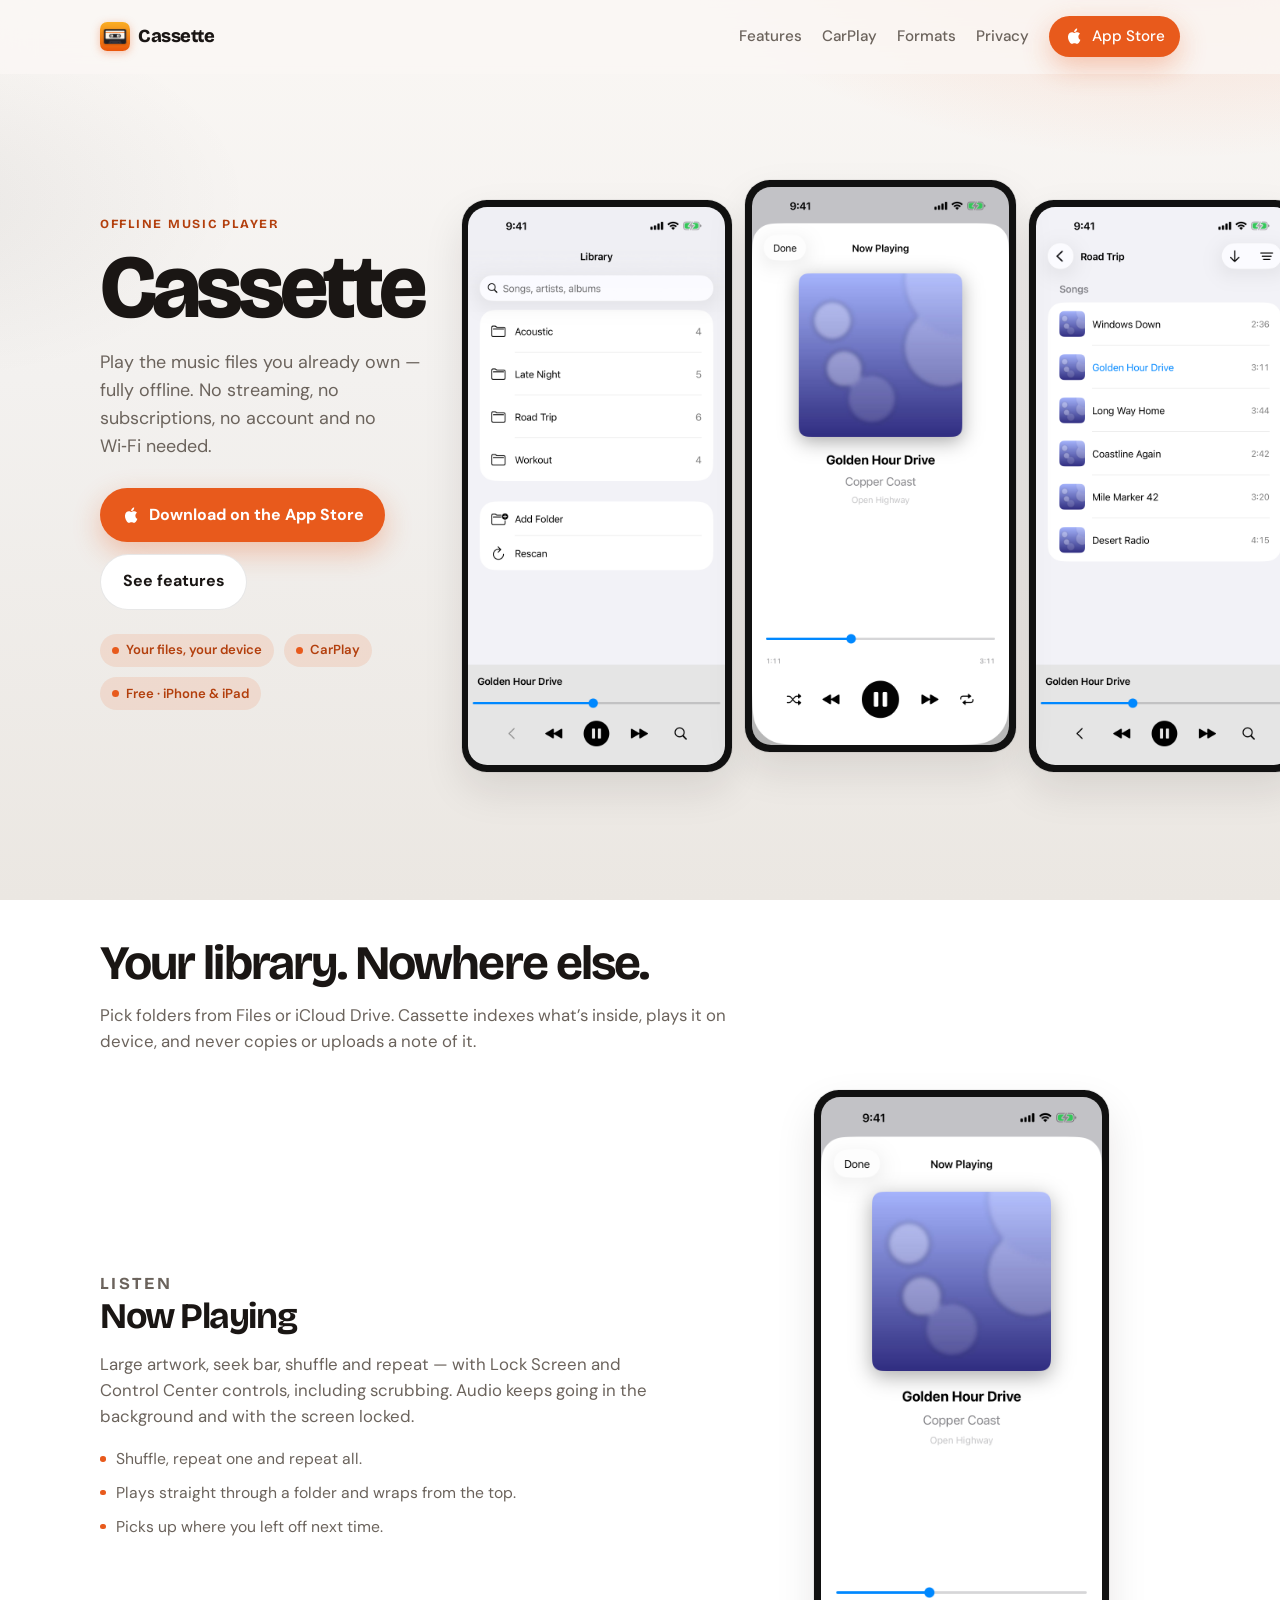
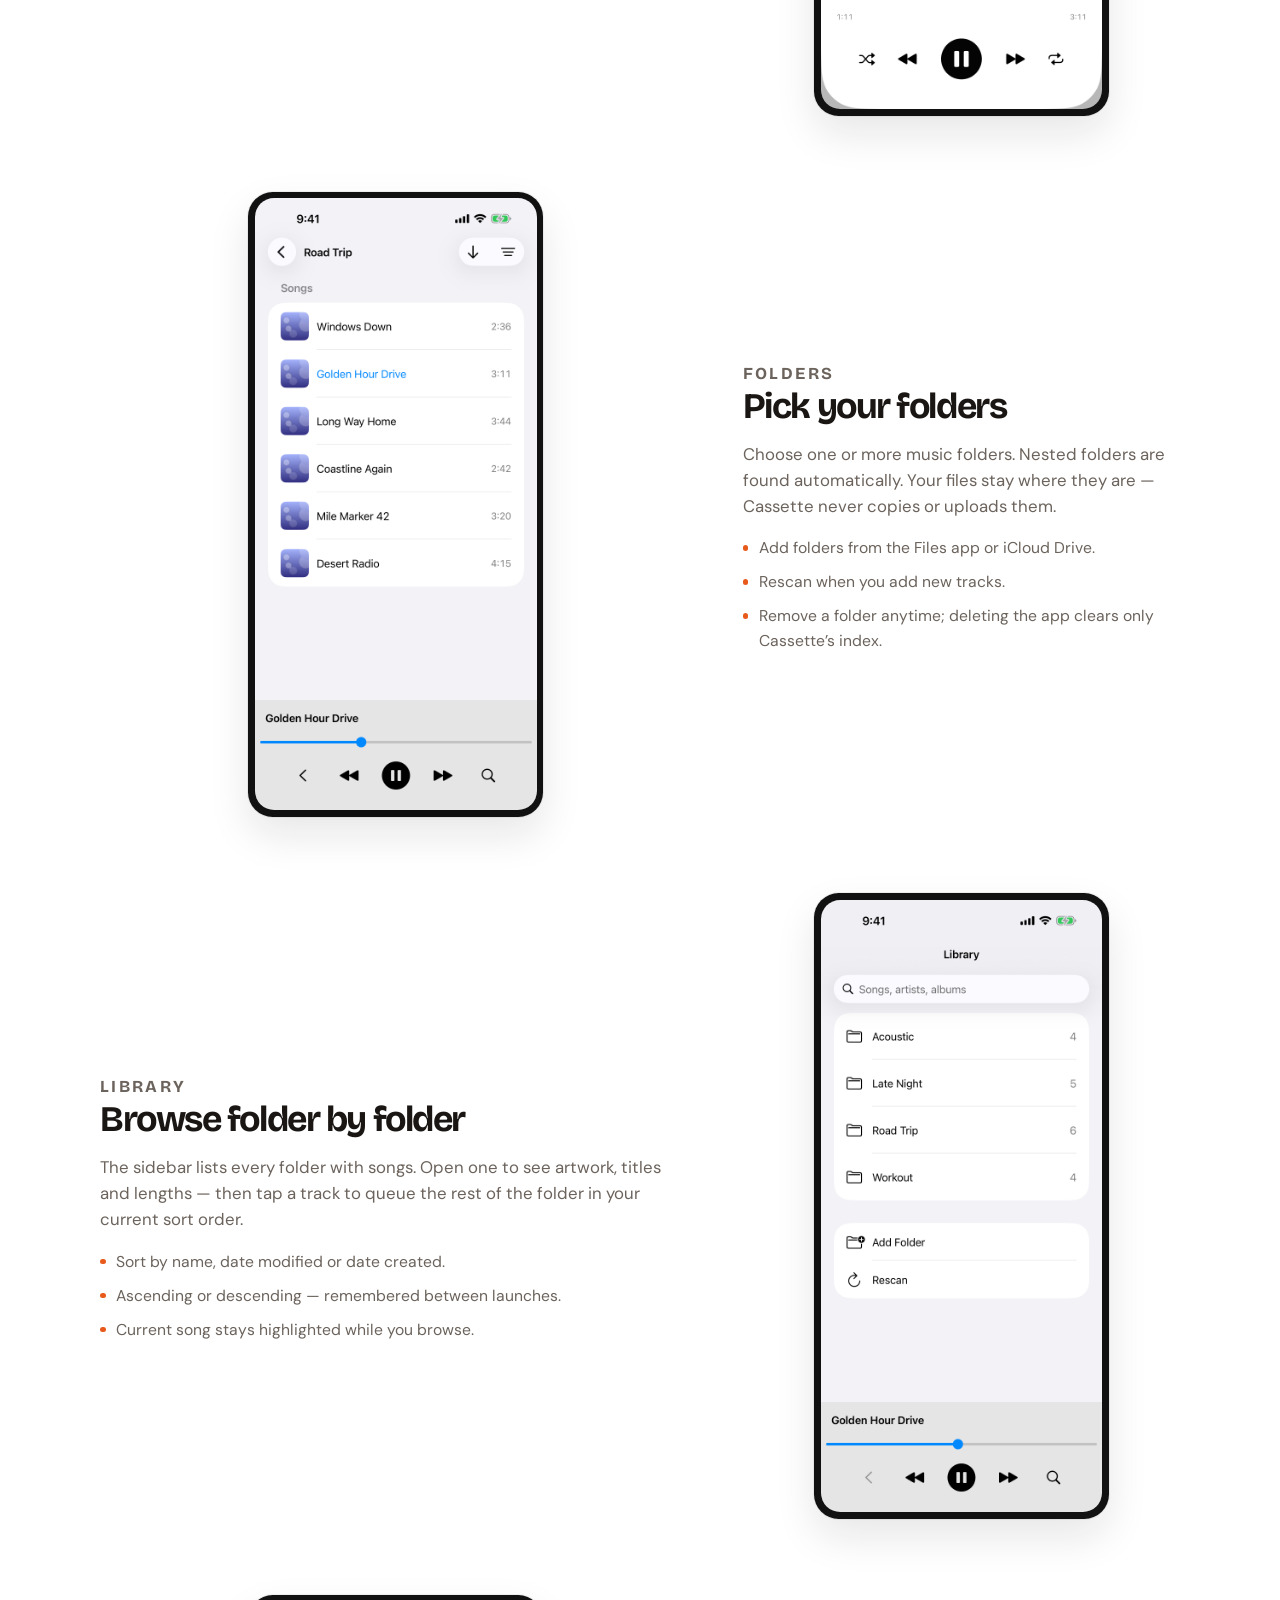
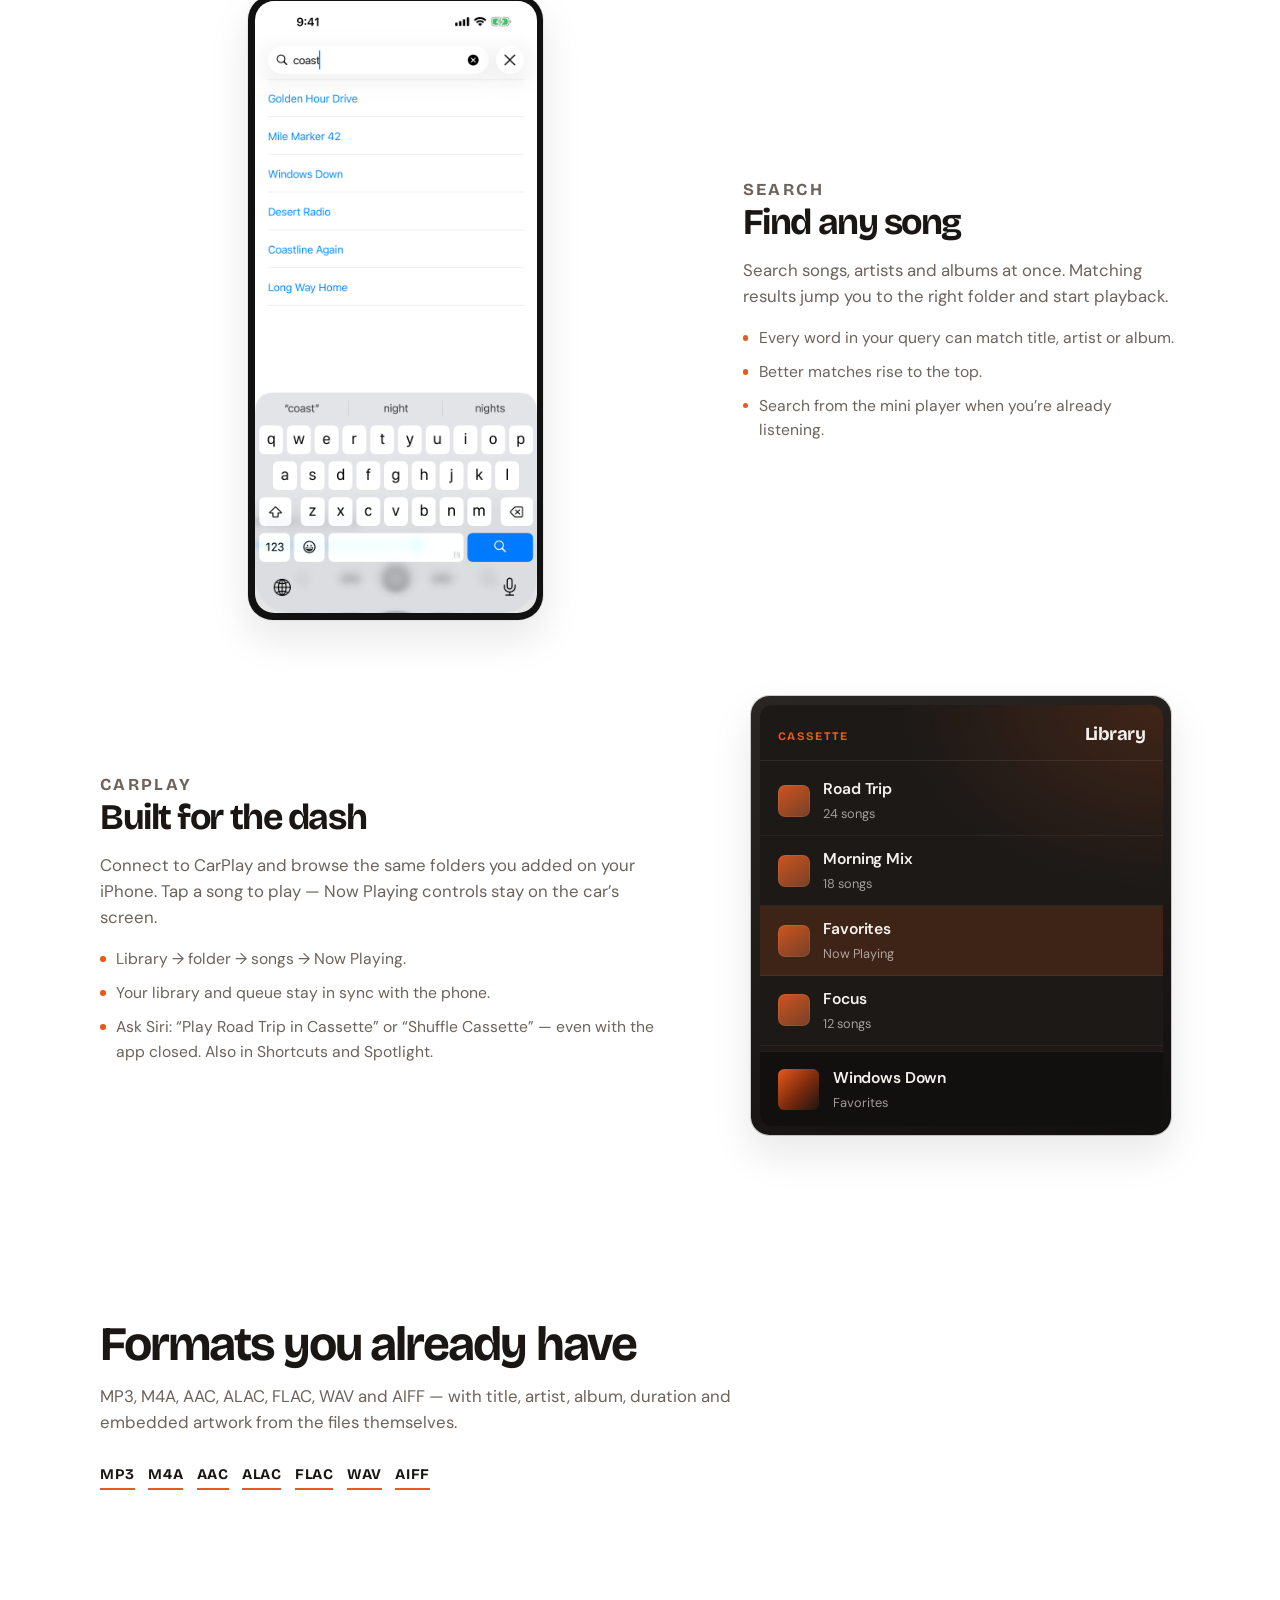
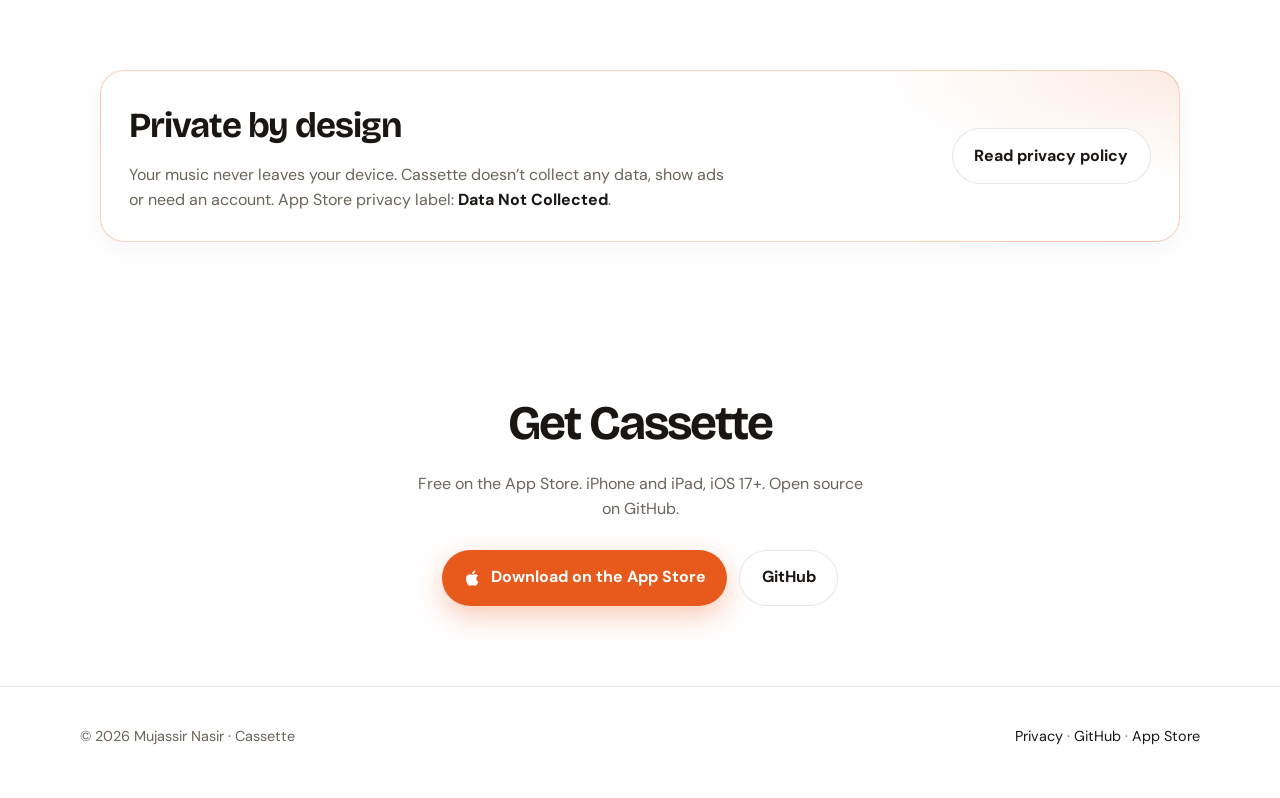
<file: docs/cassette/index.html>
<!DOCTYPE html>
<html lang="en">
<head>
  <meta charset="UTF-8">
  <meta name="viewport" content="width=device-width, initial-scale=1.0">
  <title>Cassette: Offline Music Player</title>
  <meta name="description" content="Cassette plays the music files you already own — fully offline, with CarPlay and Siri. No streaming, no subscriptions, no account. Free on the App Store.">
  <meta name="theme-color" content="#e85a1c">
  <link rel="canonical" href="https://mujassir.com/cassette/">
  <link rel="icon" href="icon.png" type="image/png">

  <meta property="og:type" content="website">
  <meta property="og:url" content="https://mujassir.com/cassette/">
  <meta property="og:title" content="Cassette: Offline Music Player">
  <meta property="og:description" content="Play your own music files offline. No streaming, no account, no Wi-Fi needed.">
  <meta property="og:image" content="https://mujassir.com/cassette/screenshots/01-now-playing.png">

  <meta name="twitter:card" content="summary_large_image">
  <meta name="twitter:title" content="Cassette: Offline Music Player">
  <meta name="twitter:description" content="Play your own music files offline. No streaming, no account, no Wi-Fi needed.">
  <meta name="twitter:image" content="https://mujassir.com/cassette/screenshots/01-now-playing.png">

  <link rel="preconnect" href="https://fonts.googleapis.com">
  <link rel="preconnect" href="https://fonts.gstatic.com" crossorigin>
  <link href="https://fonts.googleapis.com/css2?family=Bricolage+Grotesque:opsz,wght@12..96,600;12..96,700;12..96,800&family=DM+Sans:ital,opsz,wght@0,9..40,400;0,9..40,500;0,9..40,600;0,9..40,700;1,9..40,400&display=swap" rel="stylesheet">
  <link rel="stylesheet" href="styles.css?v=20261126d">
</head>
<body>
  <a class="skip" href="#main">Skip to content</a>

  <header class="site-header" id="site-header">
    <div class="site-header__inner">
      <a class="brand brand-mark" href="/cassette/">
        <img src="icon.png" width="1024" height="1024" alt="">
        Cassette
      </a>
      <nav aria-label="Primary">
        <ul class="nav-links">
          <li class="nav-hide-sm"><a href="#features">Features</a></li>
          <li class="nav-hide-sm"><a href="#carplay">CarPlay</a></li>
          <li class="nav-hide-sm"><a href="#formats">Formats</a></li>
          <li><a href="/cassette/privacy/">Privacy</a></li>
          <li>
            <a class="btn btn--primary btn--sm" href="https://apps.apple.com/pk/app/cassette-offline-music-player/id6838230184" target="_blank" rel="noopener noreferrer">
              <svg class="apple-icon" viewBox="0 0 24 24" aria-hidden="true" fill="currentColor"><path d="M18.71 19.5c-.83 1.24-1.71 2.45-3.05 2.47-1.34.03-1.77-.79-3.29-.79-1.53 0-2 .77-3.27.82-1.31.05-2.3-1.32-3.14-2.53C4.25 17 2.94 12.45 4.7 9.39c.87-1.52 2.43-2.48 4.12-2.51 1.28-.02 2.5.87 3.29.87.78 0 2.26-1.07 3.81-.91.65.03 2.47.26 3.64 1.98-.09.06-2.17 1.28-2.15 3.81.03 3.02 2.65 4.03 2.68 4.04-.03.07-.42 1.44-1.38 2.83M13 3.5c.73-.83 1.94-1.46 2.94-1.5.13 1.17-.34 2.35-1.04 3.19-.69.85-1.83 1.51-2.95 1.42-.15-1.15.41-2.35 1.05-3.11z"/></svg>
              App Store
            </a>
          </li>
        </ul>
      </nav>
    </div>
  </header>

  <main id="main">
    <section class="hero" aria-labelledby="hero-title">
      <div class="hero__copy">
        <p class="hero__eyebrow">Offline Music Player</p>
        <h1 class="hero__title" id="hero-title">Cassette</h1>
        <p class="hero__lede">Play the music files you already own — fully offline. No streaming, no subscriptions, no account and no Wi‑Fi needed.</p>
        <div class="hero__actions">
          <a class="btn btn--primary" href="https://apps.apple.com/pk/app/cassette-offline-music-player/id6838230184" target="_blank" rel="noopener noreferrer">
            <svg class="apple-icon" viewBox="0 0 24 24" aria-hidden="true" fill="currentColor"><path d="M18.71 19.5c-.83 1.24-1.71 2.45-3.05 2.47-1.34.03-1.77-.79-3.29-.79-1.53 0-2 .77-3.27.82-1.31.05-2.3-1.32-3.14-2.53C4.25 17 2.94 12.45 4.7 9.39c.87-1.52 2.43-2.48 4.12-2.51 1.28-.02 2.5.87 3.29.87.78 0 2.26-1.07 3.81-.91.65.03 2.47.26 3.64 1.98-.09.06-2.17 1.28-2.15 3.81.03 3.02 2.65 4.03 2.68 4.04-.03.07-.42 1.44-1.38 2.83M13 3.5c.73-.83 1.94-1.46 2.94-1.5.13 1.17-.34 2.35-1.04 3.19-.69.85-1.83 1.51-2.95 1.42-.15-1.15.41-2.35 1.05-3.11z"/></svg>
            Download on the App Store
          </a>
          <a class="btn btn--ghost" href="#features">See features</a>
        </div>
        <div class="hero__meta" aria-label="Highlights">
          <span class="chip">Your files, your device</span>
          <span class="chip">CarPlay</span>
          <span class="chip">Free · iPhone &amp; iPad</span>
        </div>
      </div>

      <div class="hero__stage" aria-hidden="true">
        <div class="phone phone--side">
          <img src="screenshots/03-library.png" alt="" width="1320" height="2868" loading="eager">
        </div>
        <div class="phone phone--main">
          <img src="screenshots/01-now-playing.png" alt="" width="1320" height="2868" loading="eager">
        </div>
        <div class="phone phone--side">
          <img src="screenshots/02-folder.png" alt="" width="1320" height="2868" loading="eager">
        </div>
      </div>
    </section>

    <section class="section" id="features" aria-labelledby="features-title">
      <div class="section__head reveal">
        <h2 id="features-title">Your library. Nowhere else.</h2>
        <p>Pick folders from Files or iCloud Drive. Cassette indexes what’s inside, plays it on device, and never copies or uploads a note of it.</p>
      </div>

      <article class="showcase reveal" id="now-playing">
        <div class="showcase__copy">
          <p class="showcase__label" style="--tab: var(--accent)">Listen</p>
          <h3>Now Playing</h3>
          <p>Large artwork, seek bar, shuffle and repeat — with Lock Screen and Control Center controls, including scrubbing. Audio keeps going in the background and with the screen locked.</p>
          <ul>
            <li>Shuffle, repeat one and repeat all.</li>
            <li>Plays straight through a folder and wraps from the top.</li>
            <li>Picks up where you left off next time.</li>
          </ul>
        </div>
        <div class="showcase__media">
          <div class="phone">
            <img src="screenshots/01-now-playing.png" alt="Cassette Now Playing screen with artwork and playback controls" width="1320" height="2868" loading="lazy">
          </div>
        </div>
      </article>

      <article class="showcase showcase--flip reveal" id="folders">
        <div class="showcase__copy">
          <p class="showcase__label" style="--tab: #c45a1a">Folders</p>
          <h3>Pick your folders</h3>
          <p>Choose one or more music folders. Nested folders are found automatically. Your files stay where they are — Cassette never copies or uploads them.</p>
          <ul>
            <li>Add folders from the Files app or iCloud Drive.</li>
            <li>Rescan when you add new tracks.</li>
            <li>Remove a folder anytime; deleting the app clears only Cassette’s index.</li>
          </ul>
        </div>
        <div class="showcase__media">
          <div class="phone">
            <img src="screenshots/02-folder.png" alt="Folder view listing songs with artwork and durations" width="1320" height="2868" loading="lazy">
          </div>
        </div>
      </article>

      <article class="showcase reveal" id="library">
        <div class="showcase__copy">
          <p class="showcase__label" style="--tab: #1a1614">Library</p>
          <h3>Browse folder by folder</h3>
          <p>The sidebar lists every folder with songs. Open one to see artwork, titles and lengths — then tap a track to queue the rest of the folder in your current sort order.</p>
          <ul>
            <li>Sort by name, date modified or date created.</li>
            <li>Ascending or descending — remembered between launches.</li>
            <li>Current song stays highlighted while you browse.</li>
          </ul>
        </div>
        <div class="showcase__media">
          <div class="phone">
            <img src="screenshots/03-library.png" alt="Cassette library sidebar with folders and song list" width="1320" height="2868" loading="lazy">
          </div>
        </div>
      </article>

      <article class="showcase showcase--flip reveal" id="search">
        <div class="showcase__copy">
          <p class="showcase__label" style="--tab: #e85a1c">Search</p>
          <h3>Find any song</h3>
          <p>Search songs, artists and albums at once. Matching results jump you to the right folder and start playback.</p>
          <ul>
            <li>Every word in your query can match title, artist or album.</li>
            <li>Better matches rise to the top.</li>
            <li>Search from the mini player when you’re already listening.</li>
          </ul>
        </div>
        <div class="showcase__media">
          <div class="phone">
            <img src="screenshots/04-search.png" alt="Cassette search results for songs, artists and albums" width="1320" height="2868" loading="lazy">
          </div>
        </div>
      </article>

      <article class="showcase reveal" id="carplay">
        <div class="showcase__copy">
          <p class="showcase__label" style="--tab: var(--accent)">CarPlay</p>
          <h3>Built for the dash</h3>
          <p>Connect to CarPlay and browse the same folders you added on your iPhone. Tap a song to play — Now Playing controls stay on the car’s screen.</p>
          <ul>
            <li>Library → folder → songs → Now Playing.</li>
            <li>Your library and queue stay in sync with the phone.</li>
            <li>Ask Siri: “Play Road Trip in Cassette” or “Shuffle Cassette” — even with the app closed. Also in Shortcuts and Spotlight.</li>
          </ul>
        </div>
        <div class="showcase__media">
          <div class="carplay" role="img" aria-label="CarPlay Library showing music folders">
            <div class="carplay__bezel">
              <div class="carplay__screen">
                <header class="carplay__bar">
                  <span class="carplay__app">Cassette</span>
                  <span class="carplay__title">Library</span>
                </header>
                <ul class="carplay__list">
                  <li>
                    <span class="carplay__icon" aria-hidden="true"></span>
                    <span>
                      <strong>Road Trip</strong>
                      <small>24 songs</small>
                    </span>
                  </li>
                  <li>
                    <span class="carplay__icon" aria-hidden="true"></span>
                    <span>
                      <strong>Morning Mix</strong>
                      <small>18 songs</small>
                    </span>
                  </li>
                  <li class="is-active">
                    <span class="carplay__icon" aria-hidden="true"></span>
                    <span>
                      <strong>Favorites</strong>
                      <small>Now Playing</small>
                    </span>
                  </li>
                  <li>
                    <span class="carplay__icon" aria-hidden="true"></span>
                    <span>
                      <strong>Focus</strong>
                      <small>12 songs</small>
                    </span>
                  </li>
                </ul>
                <footer class="carplay__now">
                  <div class="carplay__art" aria-hidden="true"></div>
                  <div>
                    <strong>Windows Down</strong>
                    <small>Favorites</small>
                  </div>
                </footer>
              </div>
            </div>
          </div>
        </div>
      </article>

    </section>

    <section class="section" id="formats" aria-labelledby="formats-title">
      <div class="section__head reveal">
        <h2 id="formats-title">Formats you already have</h2>
        <p>MP3, M4A, AAC, ALAC, FLAC, WAV and AIFF — with title, artist, album, duration and embedded artwork from the files themselves.</p>
        <ul class="formats" aria-label="Supported audio formats">
          <li>MP3</li>
          <li>M4A</li>
          <li>AAC</li>
          <li>ALAC</li>
          <li>FLAC</li>
          <li>WAV</li>
          <li>AIFF</li>
        </ul>
      </div>
    </section>

    <section class="section" aria-labelledby="privacy-title">
      <div class="privacy-cta reveal">
        <div>
          <h2 id="privacy-title">Private by design</h2>
          <p>Your music never leaves your device. Cassette doesn’t collect any data, show ads or need an account. App Store privacy label: <strong>Data Not Collected</strong>.</p>
        </div>
        <a class="btn btn--ghost" href="/cassette/privacy/">Read privacy policy</a>
      </div>
    </section>

    <section class="section final-cta reveal" aria-labelledby="download-title">
      <h2 id="download-title">Get Cassette</h2>
      <p>Free on the App Store. iPhone and iPad, iOS 17+. Open source on GitHub.</p>
      <div class="hero__actions" style="justify-content: center; opacity: 1; animation: none;">
        <a class="btn btn--primary" href="https://apps.apple.com/pk/app/cassette-offline-music-player/id6838230184" target="_blank" rel="noopener noreferrer">
          <svg class="apple-icon" viewBox="0 0 24 24" aria-hidden="true" fill="currentColor"><path d="M18.71 19.5c-.83 1.24-1.71 2.45-3.05 2.47-1.34.03-1.77-.79-3.29-.79-1.53 0-2 .77-3.27.82-1.31.05-2.3-1.32-3.14-2.53C4.25 17 2.94 12.45 4.7 9.39c.87-1.52 2.43-2.48 4.12-2.51 1.28-.02 2.5.87 3.29.87.78 0 2.26-1.07 3.81-.91.65.03 2.47.26 3.64 1.98-.09.06-2.17 1.28-2.15 3.81.03 3.02 2.65 4.03 2.68 4.04-.03.07-.42 1.44-1.38 2.83M13 3.5c.73-.83 1.94-1.46 2.94-1.5.13 1.17-.34 2.35-1.04 3.19-.69.85-1.83 1.51-2.95 1.42-.15-1.15.41-2.35 1.05-3.11z"/></svg>
          Download on the App Store
        </a>
        <a class="btn btn--ghost" href="https://github.com/mujassir/ios-music-player" target="_blank" rel="noopener noreferrer">GitHub</a>
      </div>
    </section>
  </main>

  <footer class="site-footer">
    <div class="site-footer__inner">
      <p>© 2026 Mujassir Nasir · Cassette</p>
      <p>
        <a href="/cassette/privacy/">Privacy</a>
        ·
        <a href="https://github.com/mujassir/ios-music-player" target="_blank" rel="noopener noreferrer">GitHub</a>
        ·
        <a href="https://apps.apple.com/pk/app/cassette-offline-music-player/id6838230184" target="_blank" rel="noopener noreferrer">App Store</a>
      </p>
    </div>
  </footer>

  <script>
    const header = document.getElementById("site-header");
    const onScroll = () => header.classList.toggle("is-scrolled", window.scrollY > 8);
    onScroll();
    window.addEventListener("scroll", onScroll, { passive: true });

    const io = new IntersectionObserver(
      (entries) => {
        entries.forEach((entry) => {
          if (entry.isIntersecting) {
            entry.target.classList.add("is-visible");
            io.unobserve(entry.target);
          }
        });
      },
      { threshold: 0.12, rootMargin: "0px 0px -40px 0px" }
    );
    document.querySelectorAll(".reveal").forEach((el) => io.observe(el));
  </script>
</body>
</html>
</file>
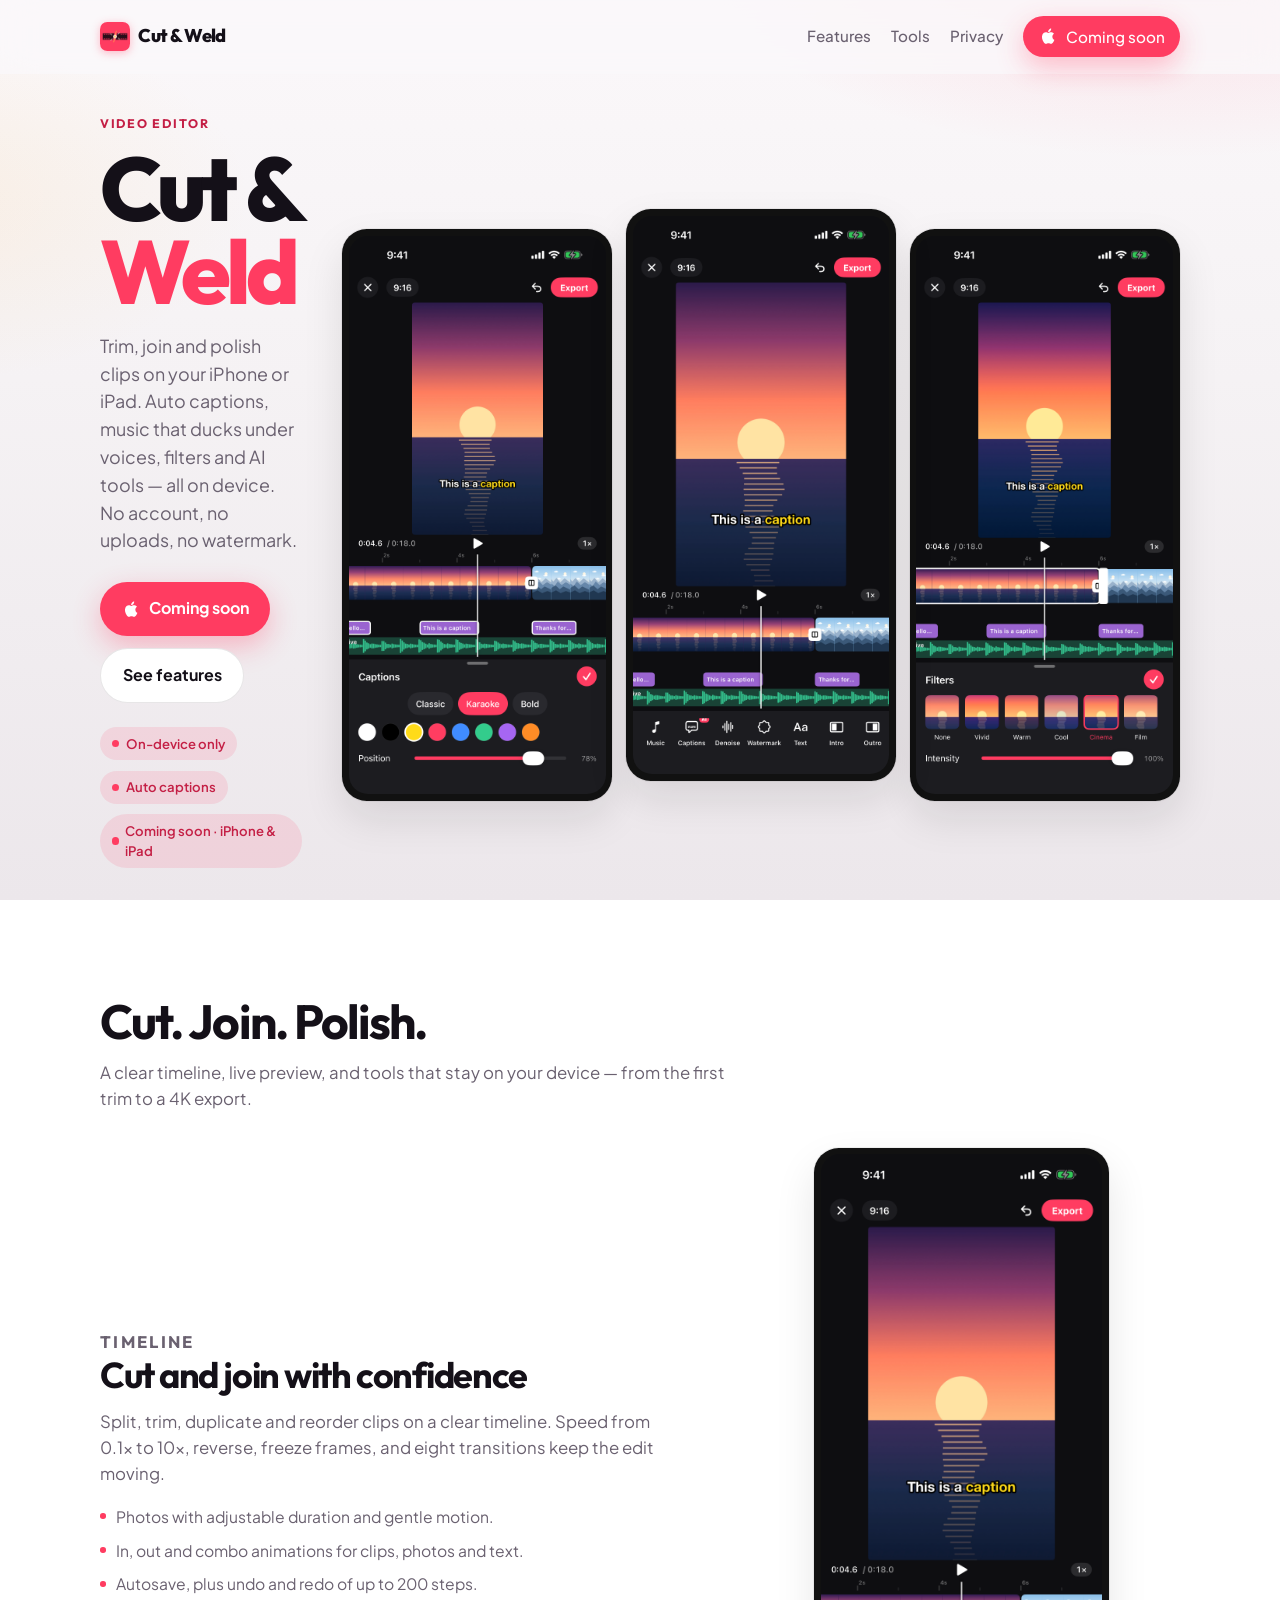
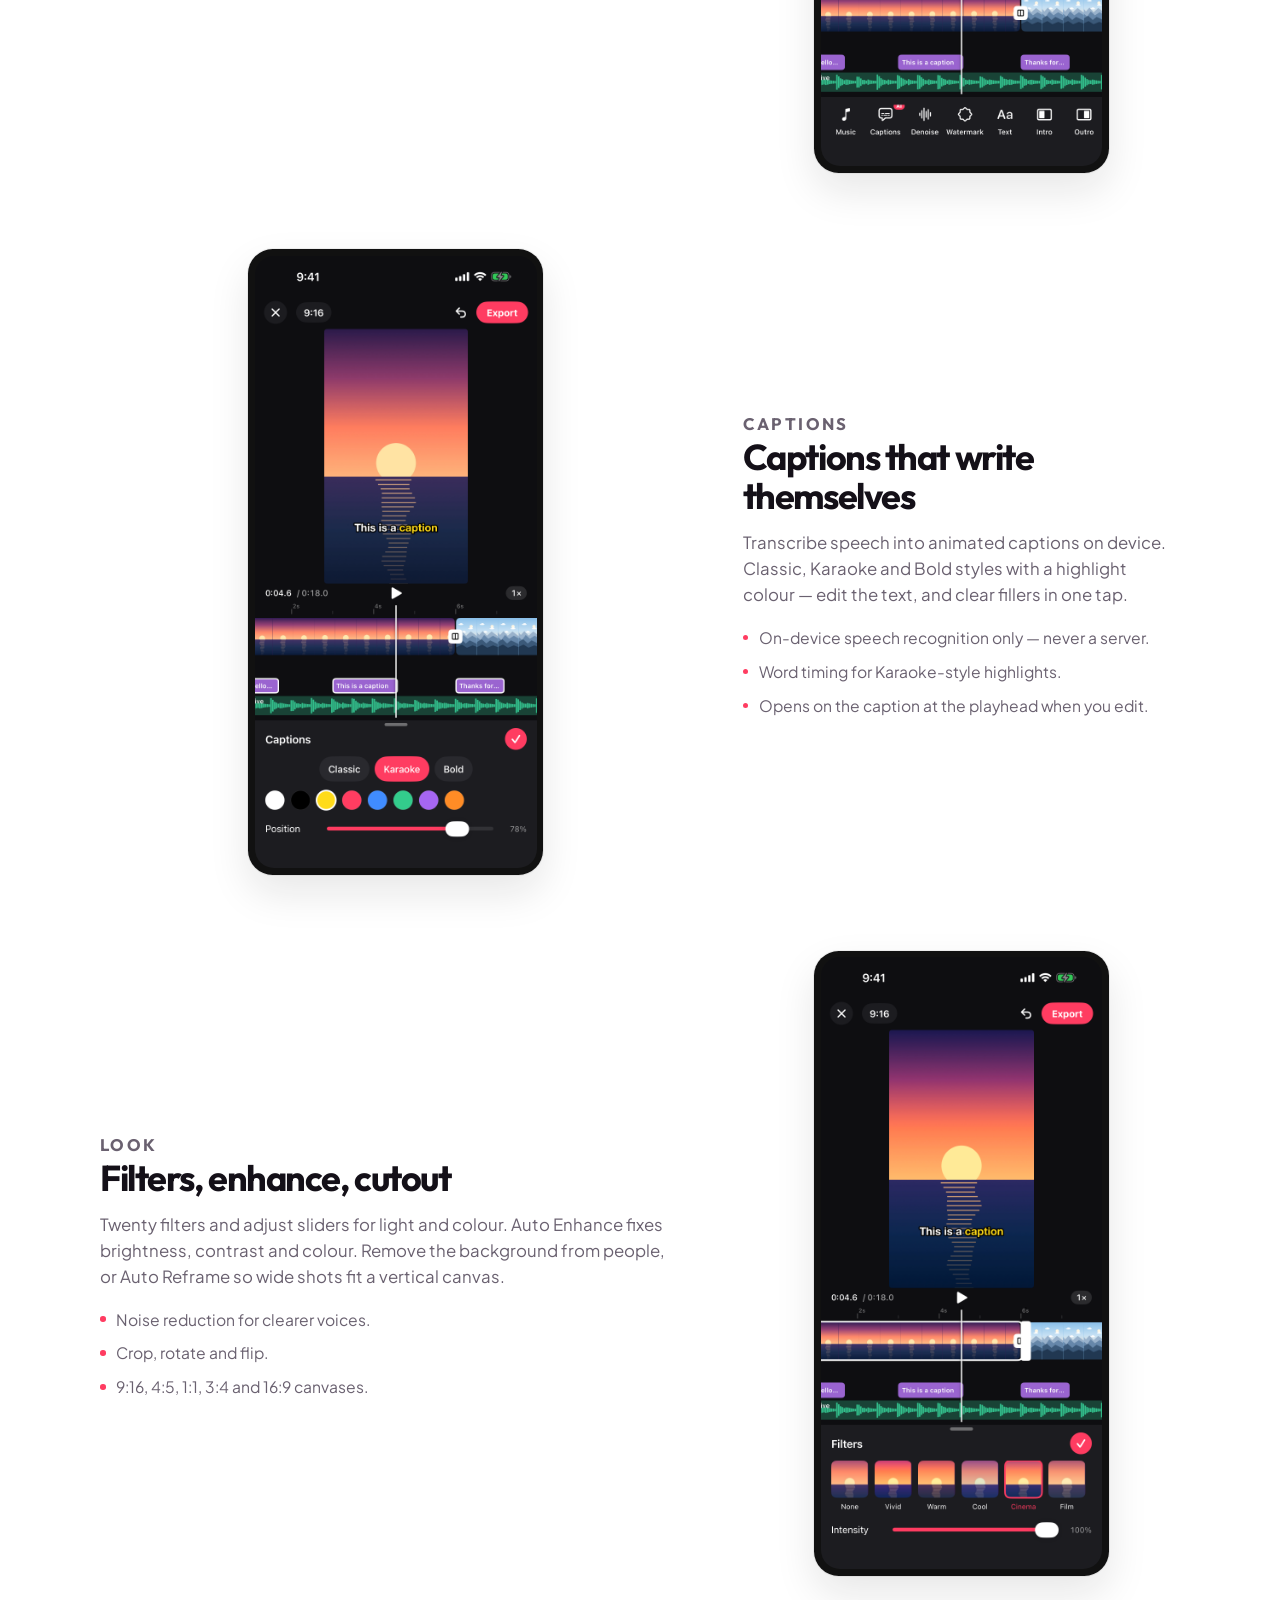
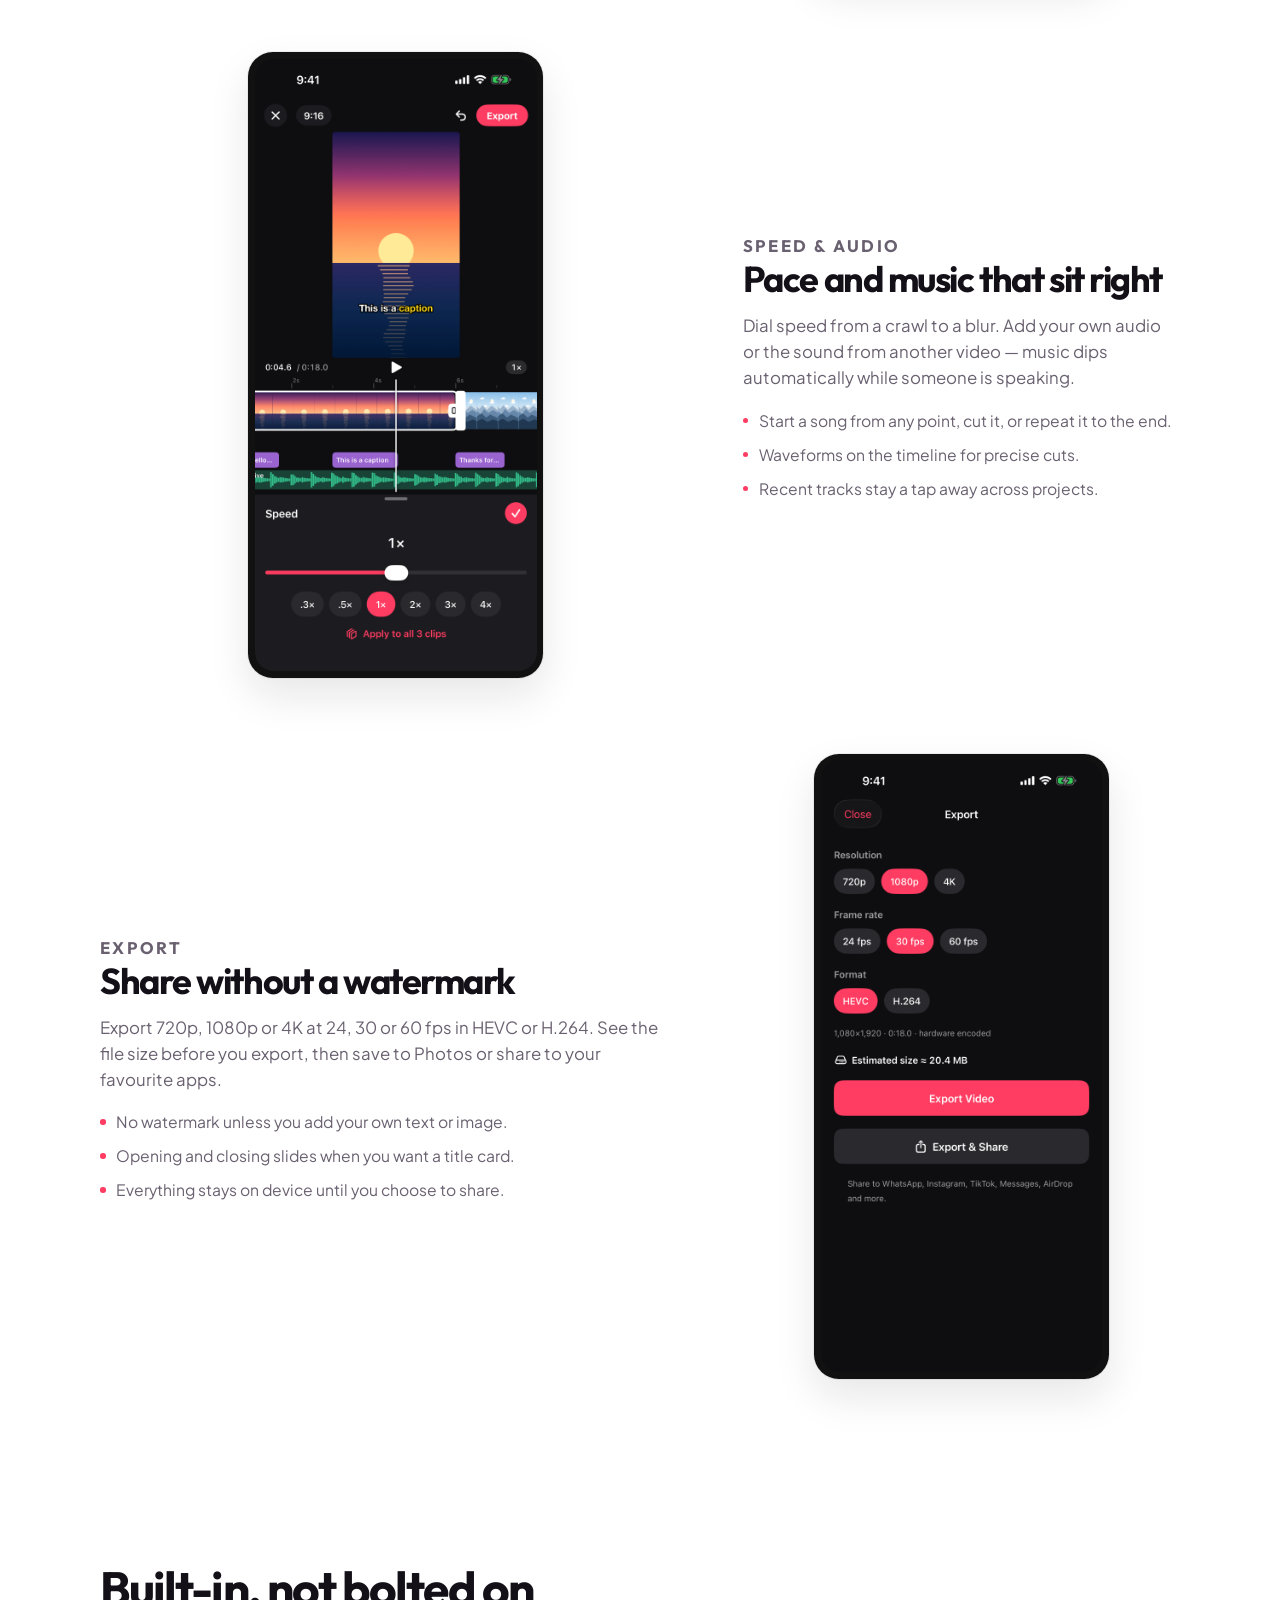
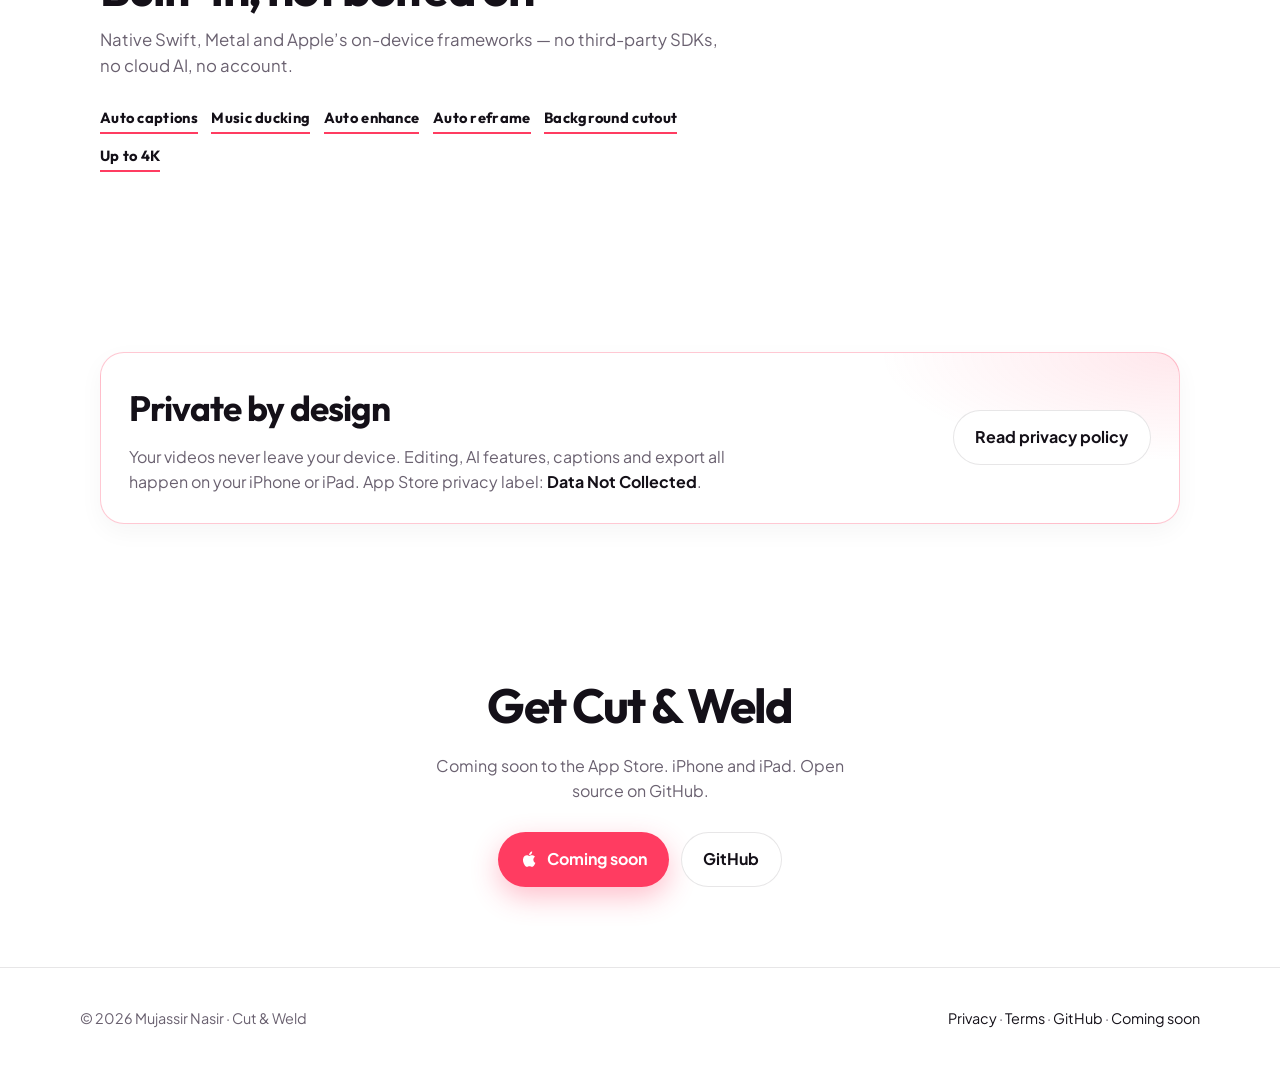
<file: docs/cutnweld/index.html>
<!DOCTYPE html>
<html lang="en">
<head>
  <meta charset="UTF-8">
  <meta name="viewport" content="width=device-width, initial-scale=1.0">
  <title>Cut &amp; Weld: Video Editor</title>
  <meta name="description" content="Cut &amp; Weld is a fast, private video editor for iPhone and iPad. Trim, join, caption and polish on device — no account, no uploads, no watermark.">
  <meta name="theme-color" content="#ff3c61">
  <link rel="canonical" href="https://mujassir.com/cutnweld/">
  <link rel="icon" href="icon.png" type="image/png">

  <meta property="og:type" content="website">
  <meta property="og:url" content="https://mujassir.com/cutnweld/">
  <meta property="og:title" content="Cut &amp; Weld: Video Editor">
  <meta property="og:description" content="Trim, join, caption and polish videos on device. No account, no uploads, no watermark.">
  <meta property="og:image" content="https://mujassir.com/cutnweld/screenshots/01-editor.png">

  <meta name="twitter:card" content="summary_large_image">
  <meta name="twitter:title" content="Cut &amp; Weld: Video Editor">
  <meta name="twitter:description" content="Trim, join, caption and polish videos on device. No account, no uploads, no watermark.">
  <meta name="twitter:image" content="https://mujassir.com/cutnweld/screenshots/01-editor.png">

  <link rel="preconnect" href="https://fonts.googleapis.com">
  <link rel="preconnect" href="https://fonts.gstatic.com" crossorigin>
  <link href="https://fonts.googleapis.com/css2?family=Outfit:wght@600;700;800&family=Plus+Jakarta+Sans:ital,wght@0,400;0,500;0,600;0,700;1,400&display=swap" rel="stylesheet">
  <link rel="stylesheet" href="styles.css?v=20261126cs">
</head>
<body>
  <a class="skip" href="#main">Skip to content</a>

  <header class="site-header" id="site-header">
    <div class="site-header__inner">
      <a class="brand brand-mark" href="/cutnweld/">
        <img src="icon.png" width="1024" height="1024" alt="">
        Cut &amp; Weld
      </a>
      <nav aria-label="Primary">
        <ul class="nav-links">
          <li class="nav-hide-sm"><a href="#features">Features</a></li>
          <li class="nav-hide-sm"><a href="#tools">Tools</a></li>
          <li><a href="/cutnweld/privacy/">Privacy</a></li>
          <li>
            <a class="btn btn--primary btn--sm" href="/cutnweld/coming-soon/">
              <svg class="apple-icon" viewBox="0 0 24 24" aria-hidden="true" fill="currentColor"><path d="M18.71 19.5c-.83 1.24-1.71 2.45-3.05 2.47-1.34.03-1.77-.79-3.29-.79-1.53 0-2 .77-3.27.82-1.31.05-2.3-1.32-3.14-2.53C4.25 17 2.94 12.45 4.7 9.39c.87-1.52 2.43-2.48 4.12-2.51 1.28-.02 2.5.87 3.29.87.78 0 2.26-1.07 3.81-.91.65.03 2.47.26 3.64 1.98-.09.06-2.17 1.28-2.15 3.81.03 3.02 2.65 4.03 2.68 4.04-.03.07-.42 1.44-1.38 2.83M13 3.5c.73-.83 1.94-1.46 2.94-1.5.13 1.17-.34 2.35-1.04 3.19-.69.85-1.83 1.51-2.95 1.42-.15-1.15.41-2.35 1.05-3.11z"/></svg>
              Coming soon
            </a>
          </li>
        </ul>
      </nav>
    </div>
  </header>

  <main id="main">
    <section class="hero" aria-labelledby="hero-title">
      <div class="hero__copy">
        <p class="hero__eyebrow">Video Editor</p>
        <h1 class="hero__title" id="hero-title">Cut &amp; <em>Weld</em></h1>
        <p class="hero__lede">Trim, join and polish clips on your iPhone or iPad. Auto captions, music that ducks under voices, filters and AI tools — all on device. No account, no uploads, no watermark.</p>
        <div class="hero__actions">
          <a class="btn btn--primary" href="/cutnweld/coming-soon/">
            <svg class="apple-icon" viewBox="0 0 24 24" aria-hidden="true" fill="currentColor"><path d="M18.71 19.5c-.83 1.24-1.71 2.45-3.05 2.47-1.34.03-1.77-.79-3.29-.79-1.53 0-2 .77-3.27.82-1.31.05-2.3-1.32-3.14-2.53C4.25 17 2.94 12.45 4.7 9.39c.87-1.52 2.43-2.48 4.12-2.51 1.28-.02 2.5.87 3.29.87.78 0 2.26-1.07 3.81-.91.65.03 2.47.26 3.64 1.98-.09.06-2.17 1.28-2.15 3.81.03 3.02 2.65 4.03 2.68 4.04-.03.07-.42 1.44-1.38 2.83M13 3.5c.73-.83 1.94-1.46 2.94-1.5.13 1.17-.34 2.35-1.04 3.19-.69.85-1.83 1.51-2.95 1.42-.15-1.15.41-2.35 1.05-3.11z"/></svg>
            Coming soon
          </a>
          <a class="btn btn--ghost" href="#features">See features</a>
        </div>
        <div class="hero__meta" aria-label="Highlights">
          <span class="chip">On-device only</span>
          <span class="chip">Auto captions</span>
          <span class="chip">Coming soon · iPhone &amp; iPad</span>
        </div>
      </div>

      <div class="hero__stage" aria-hidden="true">
        <div class="phone phone--side">
          <img src="screenshots/02-captions.png" alt="" width="1320" height="2868" loading="eager">
        </div>
        <div class="phone phone--main">
          <img src="screenshots/01-editor.png" alt="" width="1320" height="2868" loading="eager">
        </div>
        <div class="phone phone--side">
          <img src="screenshots/03-filters.png" alt="" width="1320" height="2868" loading="eager">
        </div>
      </div>
    </section>

    <section class="section" id="features" aria-labelledby="features-title">
      <div class="section__head reveal">
        <h2 id="features-title">Cut. Join. Polish.</h2>
        <p>A clear timeline, live preview, and tools that stay on your device — from the first trim to a 4K export.</p>
      </div>

      <article class="showcase reveal" id="editor">
        <div class="showcase__copy">
          <p class="showcase__label" style="--tab: var(--accent)">Timeline</p>
          <h3>Cut and join with confidence</h3>
          <p>Split, trim, duplicate and reorder clips on a clear timeline. Speed from 0.1× to 10×, reverse, freeze frames, and eight transitions keep the edit moving.</p>
          <ul>
            <li>Photos with adjustable duration and gentle motion.</li>
            <li>In, out and combo animations for clips, photos and text.</li>
            <li>Autosave, plus undo and redo of up to 200 steps.</li>
          </ul>
        </div>
        <div class="showcase__media">
          <div class="phone">
            <img src="screenshots/01-editor.png" alt="Cut &amp; Weld editor with timeline, music and karaoke caption" width="1320" height="2868" loading="lazy">
          </div>
        </div>
      </article>

      <article class="showcase showcase--flip reveal" id="captions">
        <div class="showcase__copy">
          <p class="showcase__label" style="--tab: #c41f45">Captions</p>
          <h3>Captions that write themselves</h3>
          <p>Transcribe speech into animated captions on device. Classic, Karaoke and Bold styles with a highlight colour — edit the text, and clear fillers in one tap.</p>
          <ul>
            <li>On-device speech recognition only — never a server.</li>
            <li>Word timing for Karaoke-style highlights.</li>
            <li>Opens on the caption at the playhead when you edit.</li>
          </ul>
        </div>
        <div class="showcase__media">
          <div class="phone">
            <img src="screenshots/02-captions.png" alt="Caption styles in Cut &amp; Weld" width="1320" height="2868" loading="lazy">
          </div>
        </div>
      </article>

      <article class="showcase reveal" id="filters">
        <div class="showcase__copy">
          <p class="showcase__label" style="--tab: #ffb84d">Look</p>
          <h3>Filters, enhance, cutout</h3>
          <p>Twenty filters and adjust sliders for light and colour. Auto Enhance fixes brightness, contrast and colour. Remove the background from people, or Auto Reframe so wide shots fit a vertical canvas.</p>
          <ul>
            <li>Noise reduction for clearer voices.</li>
            <li>Crop, rotate and flip.</li>
            <li>9:16, 4:5, 1:1, 3:4 and 16:9 canvases.</li>
          </ul>
        </div>
        <div class="showcase__media">
          <div class="phone">
            <img src="screenshots/03-filters.png" alt="Filter picker in Cut &amp; Weld" width="1320" height="2868" loading="lazy">
          </div>
        </div>
      </article>

      <article class="showcase showcase--flip reveal" id="speed">
        <div class="showcase__copy">
          <p class="showcase__label" style="--tab: var(--accent)">Speed &amp; audio</p>
          <h3>Pace and music that sit right</h3>
          <p>Dial speed from a crawl to a blur. Add your own audio or the sound from another video — music dips automatically while someone is speaking.</p>
          <ul>
            <li>Start a song from any point, cut it, or repeat it to the end.</li>
            <li>Waveforms on the timeline for precise cuts.</li>
            <li>Recent tracks stay a tap away across projects.</li>
          </ul>
        </div>
        <div class="showcase__media">
          <div class="phone">
            <img src="screenshots/04-speed.png" alt="Speed controls in Cut &amp; Weld" width="1320" height="2868" loading="lazy">
          </div>
        </div>
      </article>

      <article class="showcase reveal" id="export">
        <div class="showcase__copy">
          <p class="showcase__label" style="--tab: #141018">Export</p>
          <h3>Share without a watermark</h3>
          <p>Export 720p, 1080p or 4K at 24, 30 or 60 fps in HEVC or H.264. See the file size before you export, then save to Photos or share to your favourite apps.</p>
          <ul>
            <li>No watermark unless you add your own text or image.</li>
            <li>Opening and closing slides when you want a title card.</li>
            <li>Everything stays on device until you choose to share.</li>
          </ul>
        </div>
        <div class="showcase__media">
          <div class="phone">
            <img src="screenshots/05-export.png" alt="Export options and size estimate in Cut &amp; Weld" width="1320" height="2868" loading="lazy">
          </div>
        </div>
      </article>
    </section>

    <section class="section" id="tools" aria-labelledby="tools-title">
      <div class="section__head reveal">
        <h2 id="tools-title">Built-in, not bolted on</h2>
        <p>Native Swift, Metal and Apple’s on-device frameworks — no third-party SDKs, no cloud AI, no account.</p>
        <ul class="tool-strip" aria-label="Key capabilities">
          <li>Auto captions</li>
          <li>Music ducking</li>
          <li>Auto enhance</li>
          <li>Auto reframe</li>
          <li>Background cutout</li>
          <li>Up to 4K</li>
        </ul>
      </div>
    </section>

    <section class="section" aria-labelledby="privacy-title">
      <div class="privacy-cta reveal">
        <div>
          <h2 id="privacy-title">Private by design</h2>
          <p>Your videos never leave your device. Editing, AI features, captions and export all happen on your iPhone or iPad. App Store privacy label: <strong>Data Not Collected</strong>.</p>
        </div>
        <a class="btn btn--ghost" href="/cutnweld/privacy/">Read privacy policy</a>
      </div>
    </section>

    <section class="section final-cta reveal" aria-labelledby="download-title">
      <h2 id="download-title">Get Cut &amp; Weld</h2>
      <p>Coming soon to the App Store. iPhone and iPad. Open source on GitHub.</p>
      <div class="hero__actions" style="justify-content: center; opacity: 1; animation: none;">
        <a class="btn btn--primary" href="/cutnweld/coming-soon/">
          <svg class="apple-icon" viewBox="0 0 24 24" aria-hidden="true" fill="currentColor"><path d="M18.71 19.5c-.83 1.24-1.71 2.45-3.05 2.47-1.34.03-1.77-.79-3.29-.79-1.53 0-2 .77-3.27.82-1.31.05-2.3-1.32-3.14-2.53C4.25 17 2.94 12.45 4.7 9.39c.87-1.52 2.43-2.48 4.12-2.51 1.28-.02 2.5.87 3.29.87.78 0 2.26-1.07 3.81-.91.65.03 2.47.26 3.64 1.98-.09.06-2.17 1.28-2.15 3.81.03 3.02 2.65 4.03 2.68 4.04-.03.07-.42 1.44-1.38 2.83M13 3.5c.73-.83 1.94-1.46 2.94-1.5.13 1.17-.34 2.35-1.04 3.19-.69.85-1.83 1.51-2.95 1.42-.15-1.15.41-2.35 1.05-3.11z"/></svg>
          Coming soon
        </a>
        <a class="btn btn--ghost" href="https://github.com/mujassir/video-editor" target="_blank" rel="noopener noreferrer">GitHub</a>
      </div>
    </section>
  </main>

  <footer class="site-footer">
    <div class="site-footer__inner">
      <p>© 2026 Mujassir Nasir · Cut &amp; Weld</p>
      <p>
        <a href="/cutnweld/privacy/">Privacy</a>
        ·
        <a href="/cutnweld/terms/">Terms</a>
        ·
        <a href="https://github.com/mujassir/video-editor" target="_blank" rel="noopener noreferrer">GitHub</a>
        ·
        <a href="/cutnweld/coming-soon/">Coming soon</a>
      </p>
    </div>
  </footer>

  <script>
    const header = document.getElementById("site-header");
    const onScroll = () => header.classList.toggle("is-scrolled", window.scrollY > 8);
    onScroll();
    window.addEventListener("scroll", onScroll, { passive: true });

    const io = new IntersectionObserver(
      (entries) => {
        entries.forEach((entry) => {
          if (entry.isIntersecting) {
            entry.target.classList.add("is-visible");
            io.unobserve(entry.target);
          }
        });
      },
      { threshold: 0.12, rootMargin: "0px 0px -40px 0px" }
    );
    document.querySelectorAll(".reveal").forEach((el) => io.observe(el));
  </script>
</body>
</html>
</file>
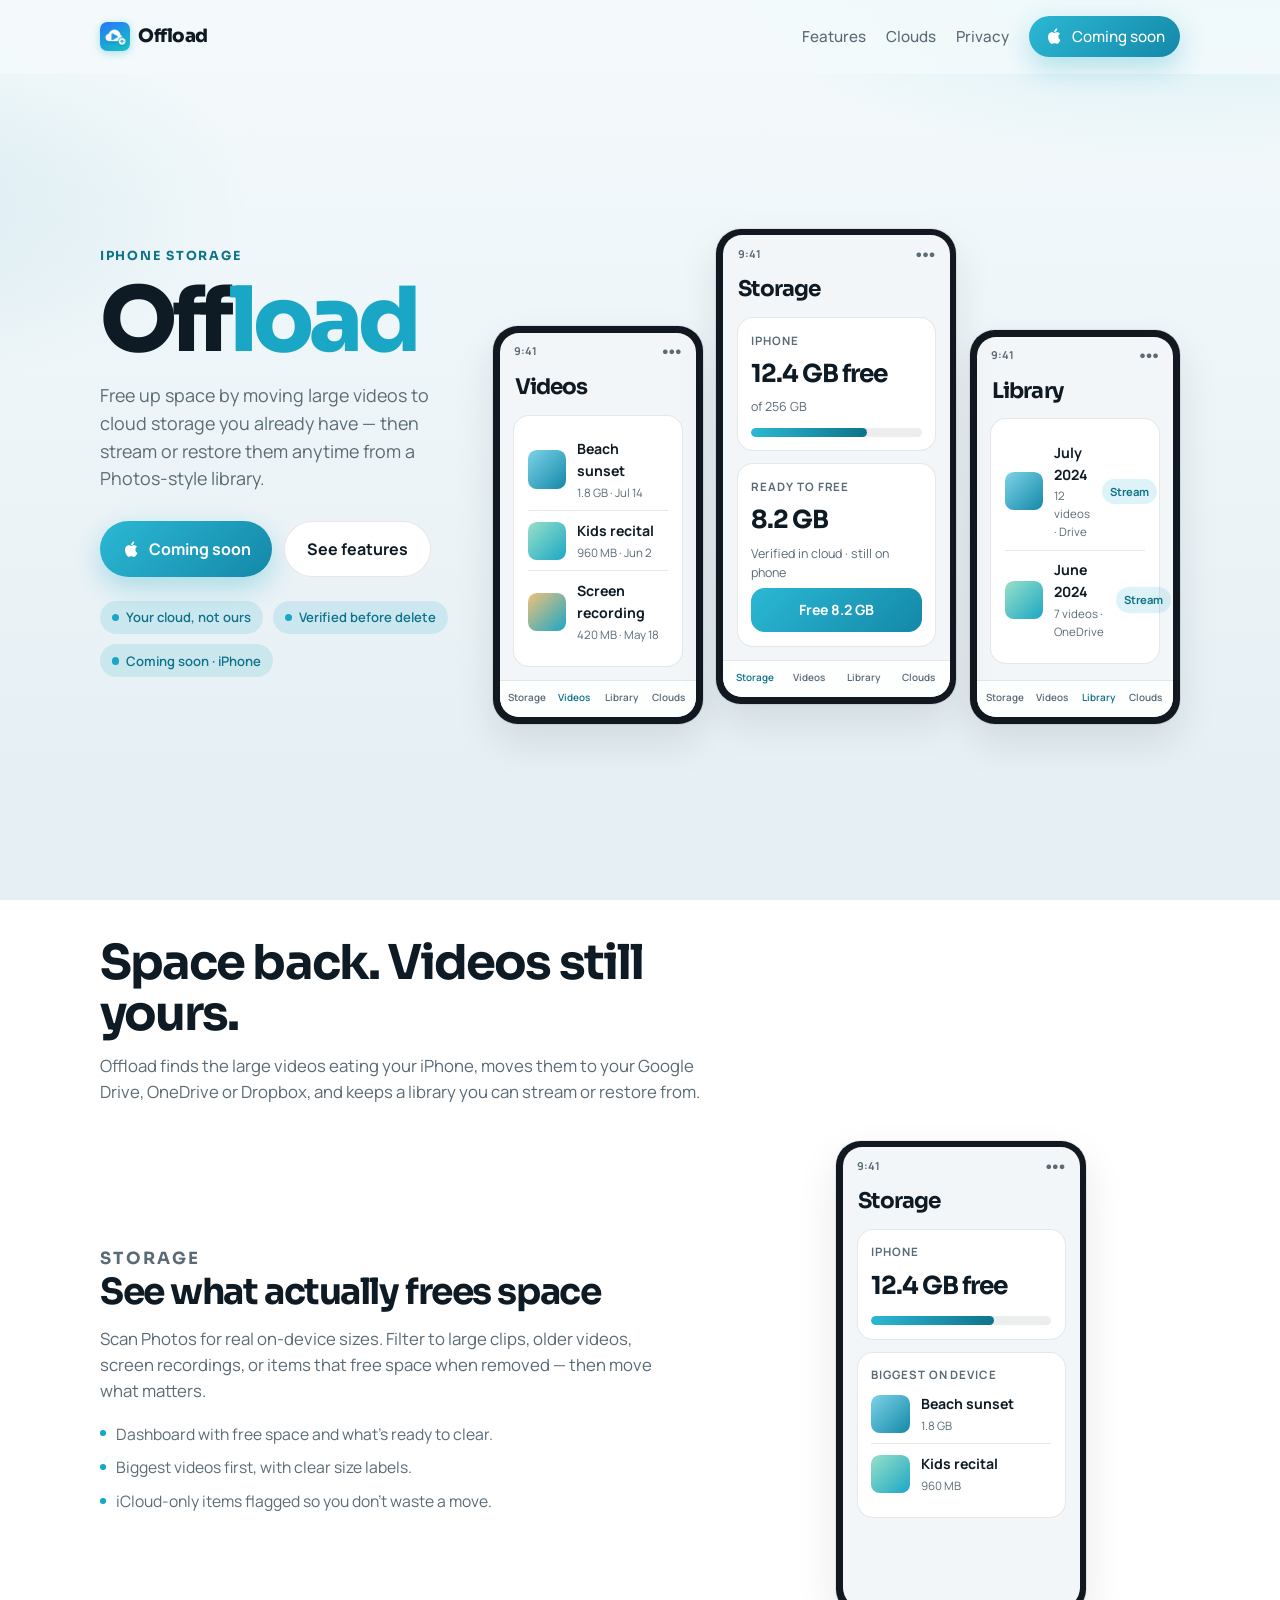
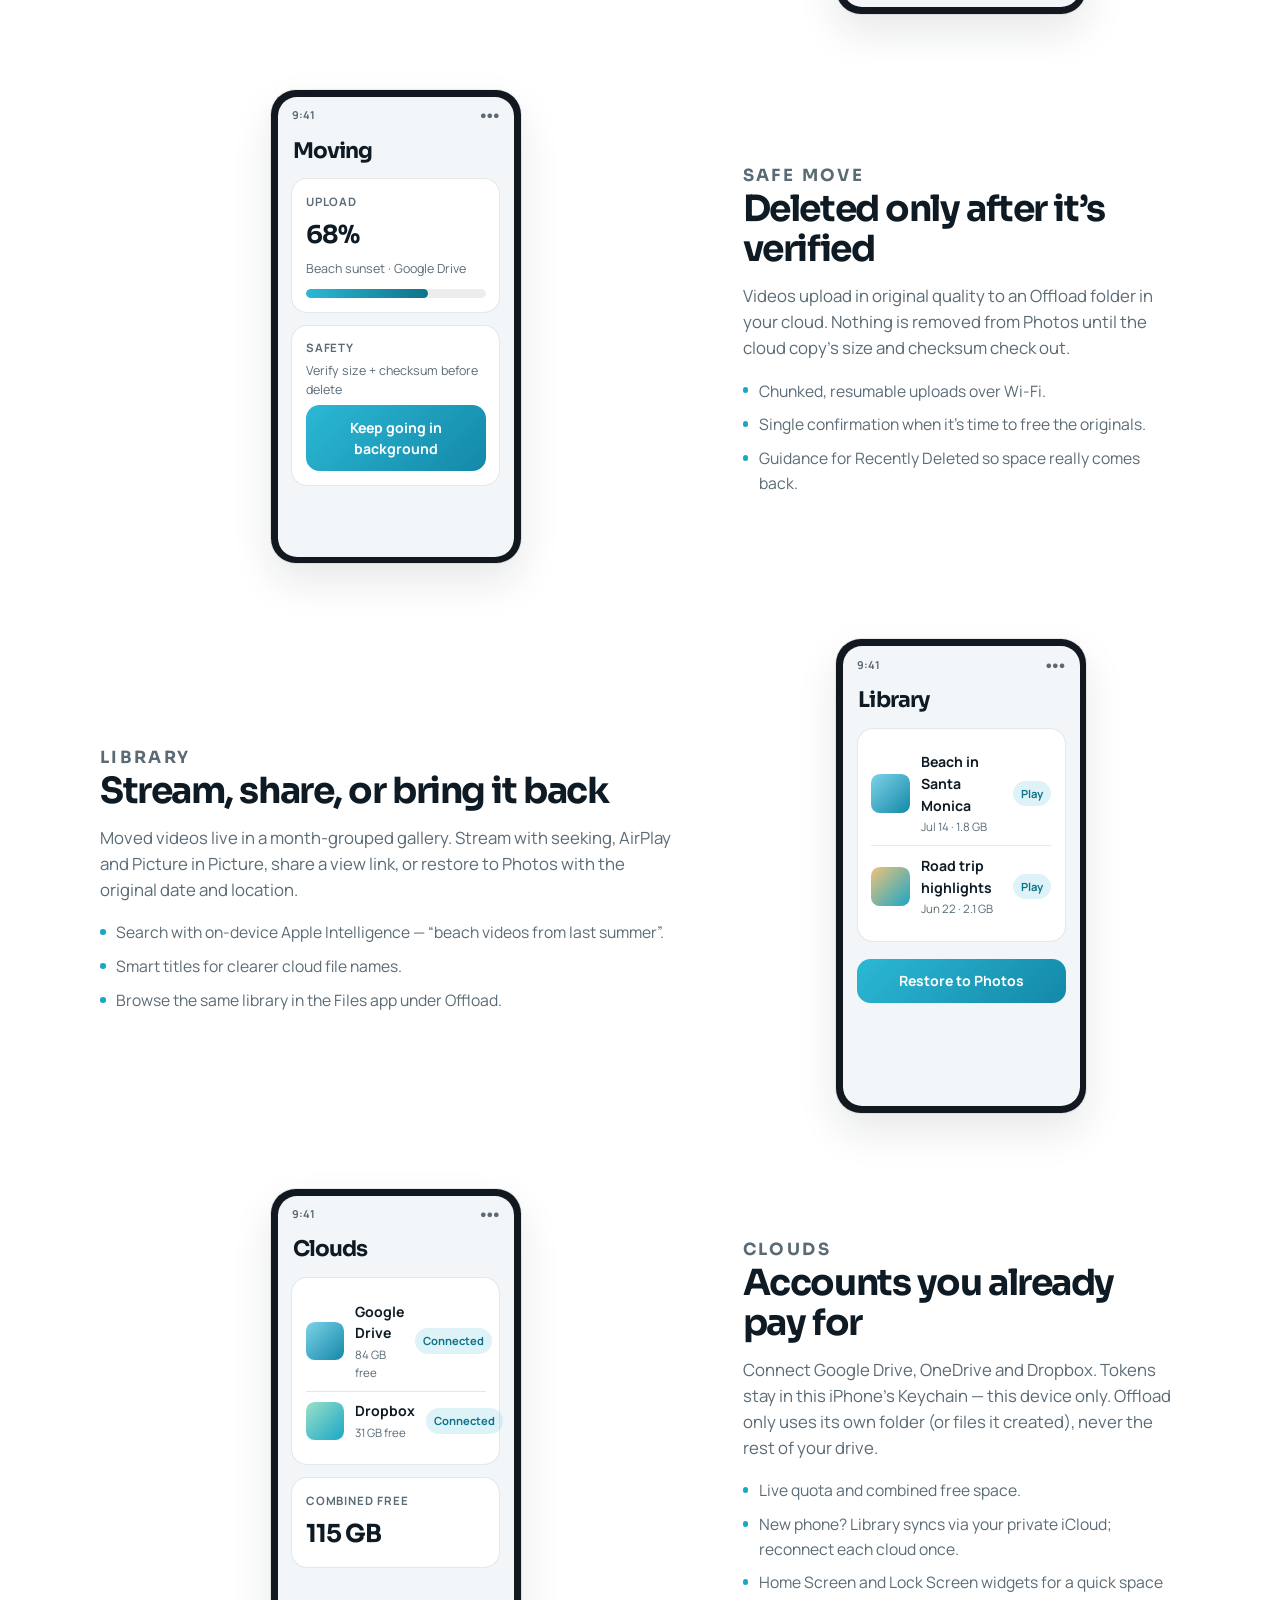
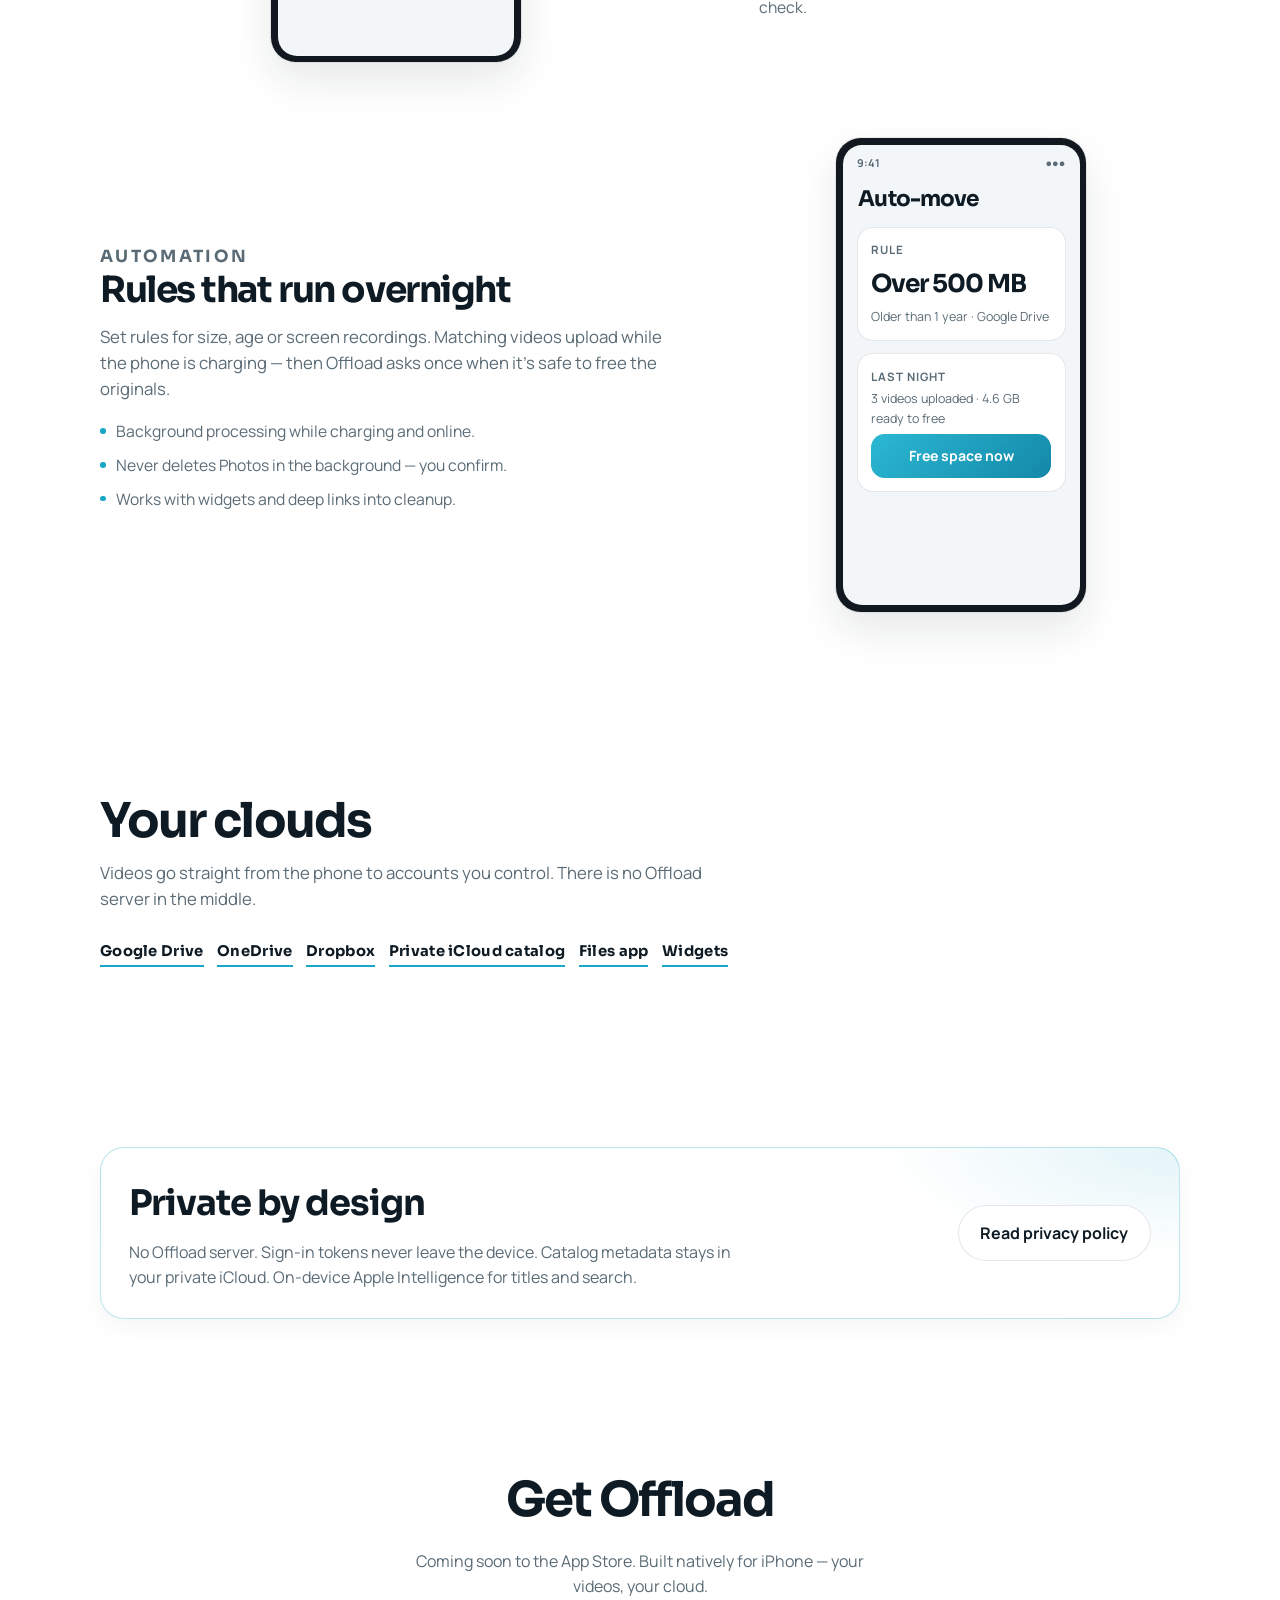
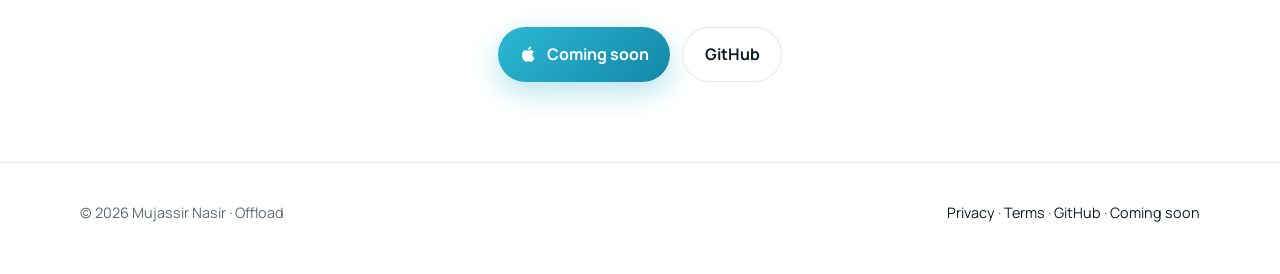
<file: docs/offload/index.html>
<!DOCTYPE html>
<html lang="en">
<head>
  <meta charset="UTF-8">
  <meta name="viewport" content="width=device-width, initial-scale=1.0">
  <title>Offload — Free iPhone Space with Your Own Cloud</title>
  <meta name="description" content="Offload moves large videos from your iPhone to the Google Drive, OneDrive or Dropbox you already have. Stream or restore anytime. No Offload server — private by design.">
  <meta name="theme-color" content="#1aa7c5">
  <link rel="canonical" href="https://mujassir.com/offload/">
  <link rel="icon" href="icon.png" type="image/png">

  <meta property="og:type" content="website">
  <meta property="og:url" content="https://mujassir.com/offload/">
  <meta property="og:title" content="Offload — Free iPhone Space with Your Own Cloud">
  <meta property="og:description" content="Move large videos to your own cloud. Stream or restore anytime. No Offload server.">
  <meta property="og:image" content="https://mujassir.com/offload/icon.png">

  <meta name="twitter:card" content="summary">
  <meta name="twitter:title" content="Offload — Free iPhone Space with Your Own Cloud">
  <meta name="twitter:description" content="Move large videos to your own cloud. Stream or restore anytime.">
  <meta name="twitter:image" content="https://mujassir.com/offload/icon.png">

  <link rel="preconnect" href="https://fonts.googleapis.com">
  <link rel="preconnect" href="https://fonts.gstatic.com" crossorigin>
  <link href="https://fonts.googleapis.com/css2?family=Manrope:wght@400;500;600;700&family=Sora:wght@600;700;800&display=swap" rel="stylesheet">
  <link rel="stylesheet" href="styles.css?v=20261126cs">
</head>
<body>
  <a class="skip" href="#main">Skip to content</a>

  <header class="site-header" id="site-header">
    <div class="site-header__inner">
      <a class="brand brand-mark" href="/offload/">
        <img src="icon.png" width="512" height="512" alt="">
        Offload
      </a>
      <nav aria-label="Primary">
        <ul class="nav-links">
          <li class="nav-hide-sm"><a href="#features">Features</a></li>
          <li class="nav-hide-sm"><a href="#clouds">Clouds</a></li>
          <li><a href="/offload/privacy/">Privacy</a></li>
          <li>
            <a class="btn btn--primary btn--sm" href="/offload/coming-soon/">
              <svg class="apple-icon" viewBox="0 0 24 24" aria-hidden="true" fill="currentColor"><path d="M18.71 19.5c-.83 1.24-1.71 2.45-3.05 2.47-1.34.03-1.77-.79-3.29-.79-1.53 0-2 .77-3.27.82-1.31.05-2.3-1.32-3.14-2.53C4.25 17 2.94 12.45 4.7 9.39c.87-1.52 2.43-2.48 4.12-2.51 1.28-.02 2.5.87 3.29.87.78 0 2.26-1.07 3.81-.91.65.03 2.47.26 3.64 1.98-.09.06-2.17 1.28-2.15 3.81.03 3.02 2.65 4.03 2.68 4.04-.03.07-.42 1.44-1.38 2.83M13 3.5c.73-.83 1.94-1.46 2.94-1.5.13 1.17-.34 2.35-1.04 3.19-.69.85-1.83 1.51-2.95 1.42-.15-1.15.41-2.35 1.05-3.11z"/></svg>
              Coming soon
            </a>
          </li>
        </ul>
      </nav>
    </div>
  </header>

  <main id="main">
    <section class="hero" aria-labelledby="hero-title">
      <div class="hero__copy">
        <p class="hero__eyebrow">iPhone storage</p>
        <h1 class="hero__title" id="hero-title">Off<em>load</em></h1>
        <p class="hero__lede">Free up space by moving large videos to cloud storage you already have — then stream or restore them anytime from a Photos-style library.</p>
        <div class="hero__actions">
          <a class="btn btn--primary" href="/offload/coming-soon/">
            <svg class="apple-icon" viewBox="0 0 24 24" aria-hidden="true" fill="currentColor"><path d="M18.71 19.5c-.83 1.24-1.71 2.45-3.05 2.47-1.34.03-1.77-.79-3.29-.79-1.53 0-2 .77-3.27.82-1.31.05-2.3-1.32-3.14-2.53C4.25 17 2.94 12.45 4.7 9.39c.87-1.52 2.43-2.48 4.12-2.51 1.28-.02 2.5.87 3.29.87.78 0 2.26-1.07 3.81-.91.65.03 2.47.26 3.64 1.98-.09.06-2.17 1.28-2.15 3.81.03 3.02 2.65 4.03 2.68 4.04-.03.07-.42 1.44-1.38 2.83M13 3.5c.73-.83 1.94-1.46 2.94-1.5.13 1.17-.34 2.35-1.04 3.19-.69.85-1.83 1.51-2.95 1.42-.15-1.15.41-2.35 1.05-3.11z"/></svg>
            Coming soon
          </a>
          <a class="btn btn--ghost" href="#features">See features</a>
        </div>
        <div class="hero__meta" aria-label="Highlights">
          <span class="chip">Your cloud, not ours</span>
          <span class="chip">Verified before delete</span>
          <span class="chip">Coming soon · iPhone</span>
        </div>
      </div>

      <div class="hero__stage" aria-hidden="true">
        <div class="ui-phone phone--side">
          <div class="ui-phone__screen">
            <div class="ui-phone__status"><span>9:41</span><span>●●●</span></div>
            <div class="ui-phone__nav">Videos</div>
            <div class="ui-phone__body">
              <div class="ui-card">
                <div class="ui-row">
                  <span class="ui-thumb"></span>
                  <span><strong>Beach sunset</strong><small>1.8 GB · Jul 14</small></span>
                </div>
                <div class="ui-row">
                  <span class="ui-thumb ui-thumb--alt"></span>
                  <span><strong>Kids recital</strong><small>960 MB · Jun 2</small></span>
                </div>
                <div class="ui-row">
                  <span class="ui-thumb ui-thumb--warm"></span>
                  <span><strong>Screen recording</strong><small>420 MB · May 18</small></span>
                </div>
              </div>
            </div>
            <div class="ui-tabs"><span>Storage</span><span class="is-on">Videos</span><span>Library</span><span>Clouds</span></div>
          </div>
        </div>
        <div class="ui-phone phone--main">
          <div class="ui-phone__screen">
            <div class="ui-phone__status"><span>9:41</span><span>●●●</span></div>
            <div class="ui-phone__nav">Storage</div>
            <div class="ui-phone__body">
              <div class="ui-card">
                <p class="ui-card__label">iPhone</p>
                <p class="ui-card__value">12.4 GB free</p>
                <p class="ui-card__meta">of 256 GB</p>
                <div class="ui-bar" aria-hidden="true"><span></span></div>
              </div>
              <div class="ui-card">
                <p class="ui-card__label">Ready to free</p>
                <p class="ui-card__value">8.2 GB</p>
                <p class="ui-card__meta">Verified in cloud · still on phone</p>
                <span class="ui-cta">Free 8.2 GB</span>
              </div>
            </div>
            <div class="ui-tabs"><span class="is-on">Storage</span><span>Videos</span><span>Library</span><span>Clouds</span></div>
          </div>
        </div>
        <div class="ui-phone phone--side">
          <div class="ui-phone__screen">
            <div class="ui-phone__status"><span>9:41</span><span>●●●</span></div>
            <div class="ui-phone__nav">Library</div>
            <div class="ui-phone__body">
              <div class="ui-card">
                <div class="ui-row">
                  <span class="ui-thumb"></span>
                  <span><strong>July 2024</strong><small>12 videos · Drive</small></span>
                  <span class="ui-pill">Stream</span>
                </div>
                <div class="ui-row">
                  <span class="ui-thumb ui-thumb--alt"></span>
                  <span><strong>June 2024</strong><small>7 videos · OneDrive</small></span>
                  <span class="ui-pill">Stream</span>
                </div>
              </div>
            </div>
            <div class="ui-tabs"><span>Storage</span><span>Videos</span><span class="is-on">Library</span><span>Clouds</span></div>
          </div>
        </div>
      </div>
    </section>

    <section class="section" id="features" aria-labelledby="features-title">
      <div class="section__head reveal">
        <h2 id="features-title">Space back. Videos still yours.</h2>
        <p>Offload finds the large videos eating your iPhone, moves them to your Google Drive, OneDrive or Dropbox, and keeps a library you can stream or restore from.</p>
      </div>

      <article class="showcase reveal" id="storage">
        <div class="showcase__copy">
          <p class="showcase__label" style="--tab: var(--accent)">Storage</p>
          <h3>See what actually frees space</h3>
          <p>Scan Photos for real on-device sizes. Filter to large clips, older videos, screen recordings, or items that free space when removed — then move what matters.</p>
          <ul>
            <li>Dashboard with free space and what’s ready to clear.</li>
            <li>Biggest videos first, with clear size labels.</li>
            <li>iCloud-only items flagged so you don’t waste a move.</li>
          </ul>
        </div>
        <div class="showcase__media">
          <div class="ui-phone">
            <div class="ui-phone__screen">
              <div class="ui-phone__status"><span>9:41</span><span>●●●</span></div>
              <div class="ui-phone__nav">Storage</div>
              <div class="ui-phone__body">
                <div class="ui-card">
                  <p class="ui-card__label">iPhone</p>
                  <p class="ui-card__value">12.4 GB free</p>
                  <div class="ui-bar" aria-hidden="true"><span></span></div>
                </div>
                <div class="ui-card">
                  <p class="ui-card__label">Biggest on device</p>
                  <div class="ui-row"><span class="ui-thumb"></span><span><strong>Beach sunset</strong><small>1.8 GB</small></span></div>
                  <div class="ui-row"><span class="ui-thumb ui-thumb--alt"></span><span><strong>Kids recital</strong><small>960 MB</small></span></div>
                </div>
              </div>
            </div>
          </div>
        </div>
      </article>

      <article class="showcase showcase--flip reveal" id="safe-move">
        <div class="showcase__copy">
          <p class="showcase__label" style="--tab: #0e738a">Safe move</p>
          <h3>Deleted only after it’s verified</h3>
          <p>Videos upload in original quality to an Offload folder in your cloud. Nothing is removed from Photos until the cloud copy’s size and checksum check out.</p>
          <ul>
            <li>Chunked, resumable uploads over Wi‑Fi.</li>
            <li>Single confirmation when it’s time to free the originals.</li>
            <li>Guidance for Recently Deleted so space really comes back.</li>
          </ul>
        </div>
        <div class="showcase__media">
          <div class="ui-phone">
            <div class="ui-phone__screen">
              <div class="ui-phone__status"><span>9:41</span><span>●●●</span></div>
              <div class="ui-phone__nav">Moving</div>
              <div class="ui-phone__body">
                <div class="ui-card">
                  <p class="ui-card__label">Upload</p>
                  <p class="ui-card__value">68%</p>
                  <p class="ui-card__meta">Beach sunset · Google Drive</p>
                  <div class="ui-bar" aria-hidden="true"><span></span></div>
                </div>
                <div class="ui-card">
                  <p class="ui-card__label">Safety</p>
                  <p class="ui-card__meta">Verify size + checksum before delete</p>
                  <span class="ui-cta">Keep going in background</span>
                </div>
              </div>
            </div>
          </div>
        </div>
      </article>

      <article class="showcase reveal" id="library">
        <div class="showcase__copy">
          <p class="showcase__label" style="--tab: #1488a8">Library</p>
          <h3>Stream, share, or bring it back</h3>
          <p>Moved videos live in a month-grouped gallery. Stream with seeking, AirPlay and Picture in Picture, share a view link, or restore to Photos with the original date and location.</p>
          <ul>
            <li>Search with on-device Apple Intelligence — “beach videos from last summer”.</li>
            <li>Smart titles for clearer cloud file names.</li>
            <li>Browse the same library in the Files app under Offload.</li>
          </ul>
        </div>
        <div class="showcase__media">
          <div class="ui-phone">
            <div class="ui-phone__screen">
              <div class="ui-phone__status"><span>9:41</span><span>●●●</span></div>
              <div class="ui-phone__nav">Library</div>
              <div class="ui-phone__body">
                <div class="ui-card">
                  <div class="ui-row">
                    <span class="ui-thumb"></span>
                    <span><strong>Beach in Santa Monica</strong><small>Jul 14 · 1.8 GB</small></span>
                    <span class="ui-pill">Play</span>
                  </div>
                  <div class="ui-row">
                    <span class="ui-thumb ui-thumb--warm"></span>
                    <span><strong>Road trip highlights</strong><small>Jun 22 · 2.1 GB</small></span>
                    <span class="ui-pill">Play</span>
                  </div>
                </div>
                <span class="ui-cta">Restore to Photos</span>
              </div>
            </div>
          </div>
        </div>
      </article>

      <article class="showcase showcase--flip reveal" id="clouds">
        <div class="showcase__copy">
          <p class="showcase__label" style="--tab: var(--accent)">Clouds</p>
          <h3>Accounts you already pay for</h3>
          <p>Connect Google Drive, OneDrive and Dropbox. Tokens stay in this iPhone’s Keychain — this device only. Offload only uses its own folder (or files it created), never the rest of your drive.</p>
          <ul>
            <li>Live quota and combined free space.</li>
            <li>New phone? Library syncs via your private iCloud; reconnect each cloud once.</li>
            <li>Home Screen and Lock Screen widgets for a quick space check.</li>
          </ul>
        </div>
        <div class="showcase__media">
          <div class="ui-phone">
            <div class="ui-phone__screen">
              <div class="ui-phone__status"><span>9:41</span><span>●●●</span></div>
              <div class="ui-phone__nav">Clouds</div>
              <div class="ui-phone__body">
                <div class="ui-card">
                  <div class="ui-row">
                    <span class="ui-thumb"></span>
                    <span><strong>Google Drive</strong><small>84 GB free</small></span>
                    <span class="ui-pill">Connected</span>
                  </div>
                  <div class="ui-row">
                    <span class="ui-thumb ui-thumb--alt"></span>
                    <span><strong>Dropbox</strong><small>31 GB free</small></span>
                    <span class="ui-pill">Connected</span>
                  </div>
                </div>
                <div class="ui-card">
                  <p class="ui-card__label">Combined free</p>
                  <p class="ui-card__value">115 GB</p>
                </div>
              </div>
            </div>
          </div>
        </div>
      </article>

      <article class="showcase reveal" id="auto">
        <div class="showcase__copy">
          <p class="showcase__label" style="--tab: #0f1b24">Automation</p>
          <h3>Rules that run overnight</h3>
          <p>Set rules for size, age or screen recordings. Matching videos upload while the phone is charging — then Offload asks once when it’s safe to free the originals.</p>
          <ul>
            <li>Background processing while charging and online.</li>
            <li>Never deletes Photos in the background — you confirm.</li>
            <li>Works with widgets and deep links into cleanup.</li>
          </ul>
        </div>
        <div class="showcase__media">
          <div class="ui-phone">
            <div class="ui-phone__screen">
              <div class="ui-phone__status"><span>9:41</span><span>●●●</span></div>
              <div class="ui-phone__nav">Auto-move</div>
              <div class="ui-phone__body">
                <div class="ui-card">
                  <p class="ui-card__label">Rule</p>
                  <p class="ui-card__value">Over 500 MB</p>
                  <p class="ui-card__meta">Older than 1 year · Google Drive</p>
                </div>
                <div class="ui-card">
                  <p class="ui-card__label">Last night</p>
                  <p class="ui-card__meta">3 videos uploaded · 4.6 GB ready to free</p>
                  <span class="ui-cta">Free space now</span>
                </div>
              </div>
            </div>
          </div>
        </div>
      </article>
    </section>

    <section class="section" id="providers" aria-labelledby="providers-title">
      <div class="section__head reveal">
        <h2 id="providers-title">Your clouds</h2>
        <p>Videos go straight from the phone to accounts you control. There is no Offload server in the middle.</p>
        <ul class="providers" aria-label="Supported cloud providers">
          <li>Google Drive</li>
          <li>OneDrive</li>
          <li>Dropbox</li>
          <li>Private iCloud catalog</li>
          <li>Files app</li>
          <li>Widgets</li>
        </ul>
      </div>
    </section>

    <section class="section" aria-labelledby="privacy-title">
      <div class="privacy-cta reveal">
        <div>
          <h2 id="privacy-title">Private by design</h2>
          <p>No Offload server. Sign-in tokens never leave the device. Catalog metadata stays in your private iCloud. On-device Apple Intelligence for titles and search.</p>
        </div>
        <a class="btn btn--ghost" href="/offload/privacy/">Read privacy policy</a>
      </div>
    </section>

    <section class="section final-cta reveal" aria-labelledby="download-title">
      <h2 id="download-title">Get Offload</h2>
      <p>Coming soon to the App Store. Built natively for iPhone — your videos, your cloud.</p>
      <div class="hero__actions" style="justify-content: center; opacity: 1; animation: none;">
        <a class="btn btn--primary" href="/offload/coming-soon/">
          <svg class="apple-icon" viewBox="0 0 24 24" aria-hidden="true" fill="currentColor"><path d="M18.71 19.5c-.83 1.24-1.71 2.45-3.05 2.47-1.34.03-1.77-.79-3.29-.79-1.53 0-2 .77-3.27.82-1.31.05-2.3-1.32-3.14-2.53C4.25 17 2.94 12.45 4.7 9.39c.87-1.52 2.43-2.48 4.12-2.51 1.28-.02 2.5.87 3.29.87.78 0 2.26-1.07 3.81-.91.65.03 2.47.26 3.64 1.98-.09.06-2.17 1.28-2.15 3.81.03 3.02 2.65 4.03 2.68 4.04-.03.07-.42 1.44-1.38 2.83M13 3.5c.73-.83 1.94-1.46 2.94-1.5.13 1.17-.34 2.35-1.04 3.19-.69.85-1.83 1.51-2.95 1.42-.15-1.15.41-2.35 1.05-3.11z"/></svg>
          Coming soon
        </a>
        <a class="btn btn--ghost" href="https://github.com/mujassir/ios-storage-manager" target="_blank" rel="noopener noreferrer">GitHub</a>
      </div>
    </section>
  </main>

  <footer class="site-footer">
    <div class="site-footer__inner">
      <p>© 2026 Mujassir Nasir · Offload</p>
      <p>
        <a href="/offload/privacy/">Privacy</a>
        ·
        <a href="/offload/terms/">Terms</a>
        ·
        <a href="https://github.com/mujassir/ios-storage-manager" target="_blank" rel="noopener noreferrer">GitHub</a>
        ·
        <a href="/offload/coming-soon/">Coming soon</a>
      </p>
    </div>
  </footer>

  <script>
    const header = document.getElementById("site-header");
    const onScroll = () => header.classList.toggle("is-scrolled", window.scrollY > 8);
    onScroll();
    window.addEventListener("scroll", onScroll, { passive: true });

    const io = new IntersectionObserver(
      (entries) => {
        entries.forEach((entry) => {
          if (entry.isIntersecting) {
            entry.target.classList.add("is-visible");
            io.unobserve(entry.target);
          }
        });
      },
      { threshold: 0.12, rootMargin: "0px 0px -40px 0px" }
    );
    document.querySelectorAll(".reveal").forEach((el) => io.observe(el));
  </script>
</body>
</html>
</file>
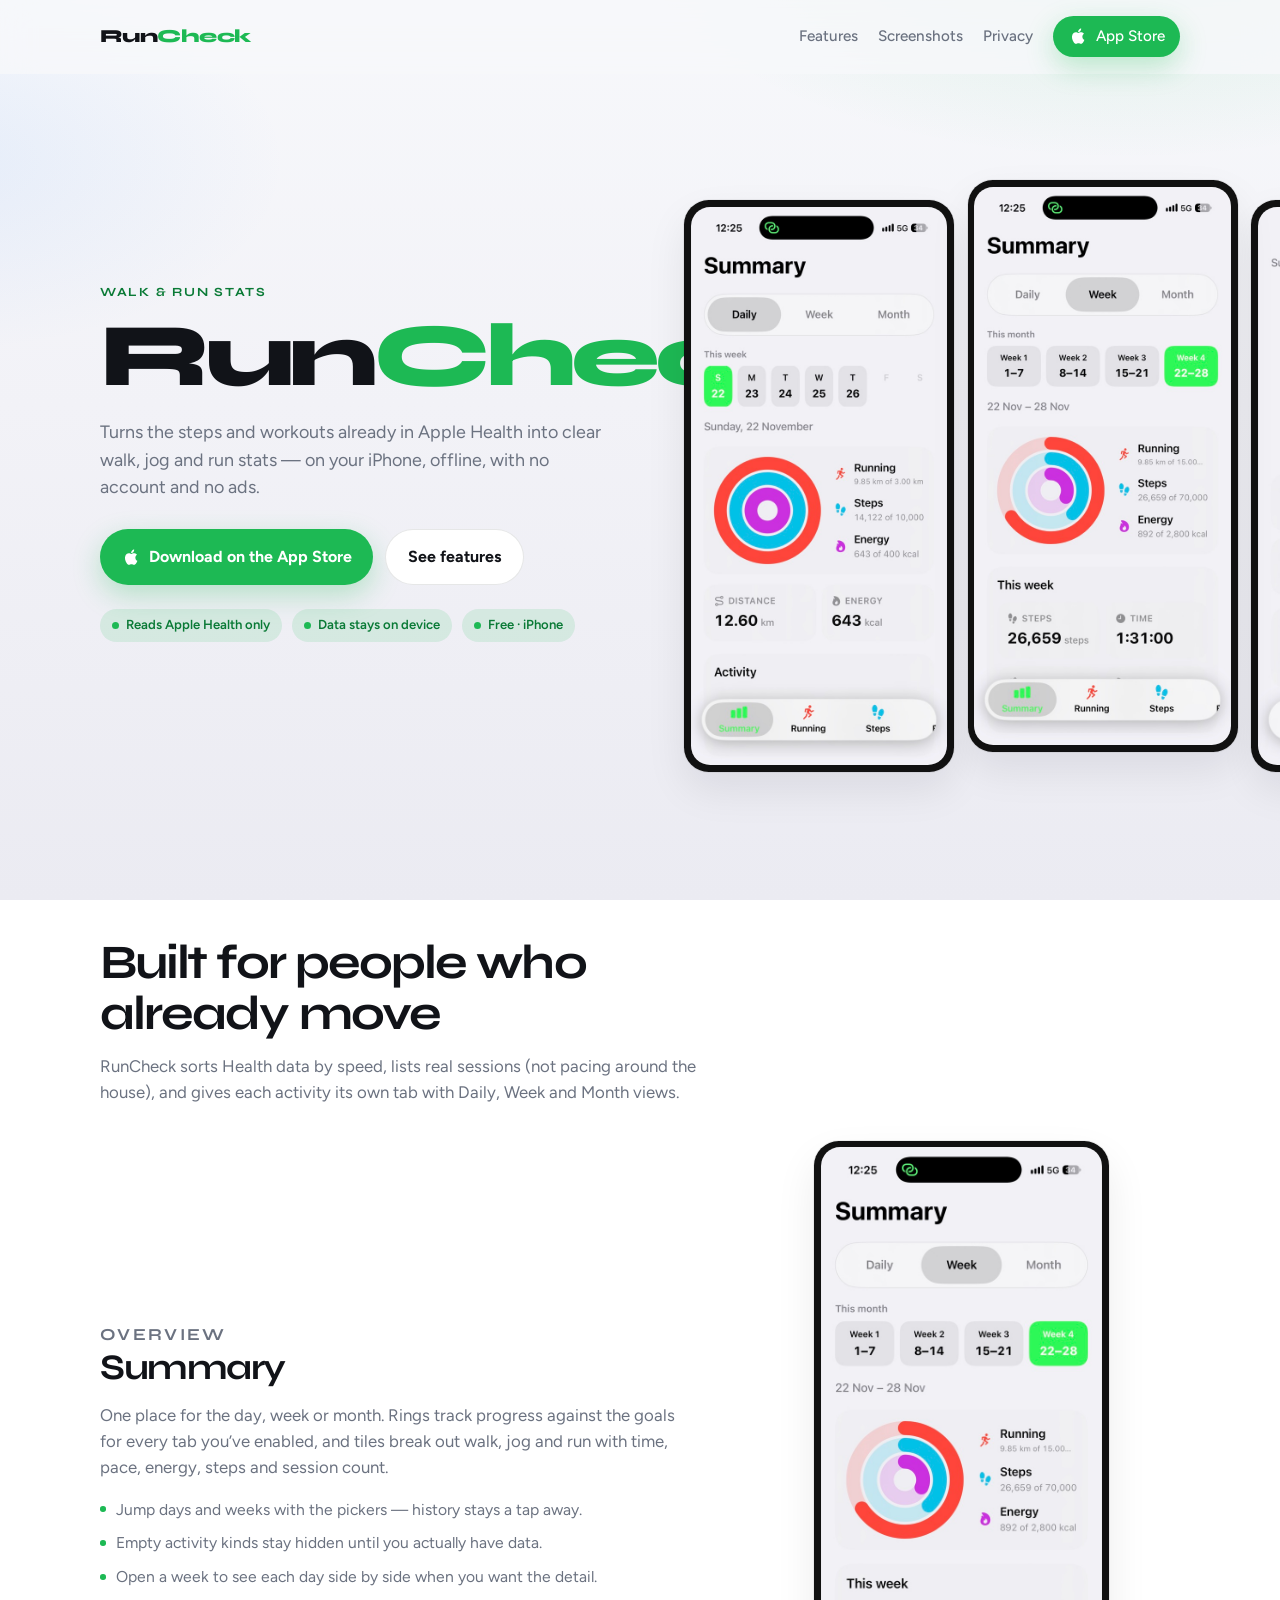
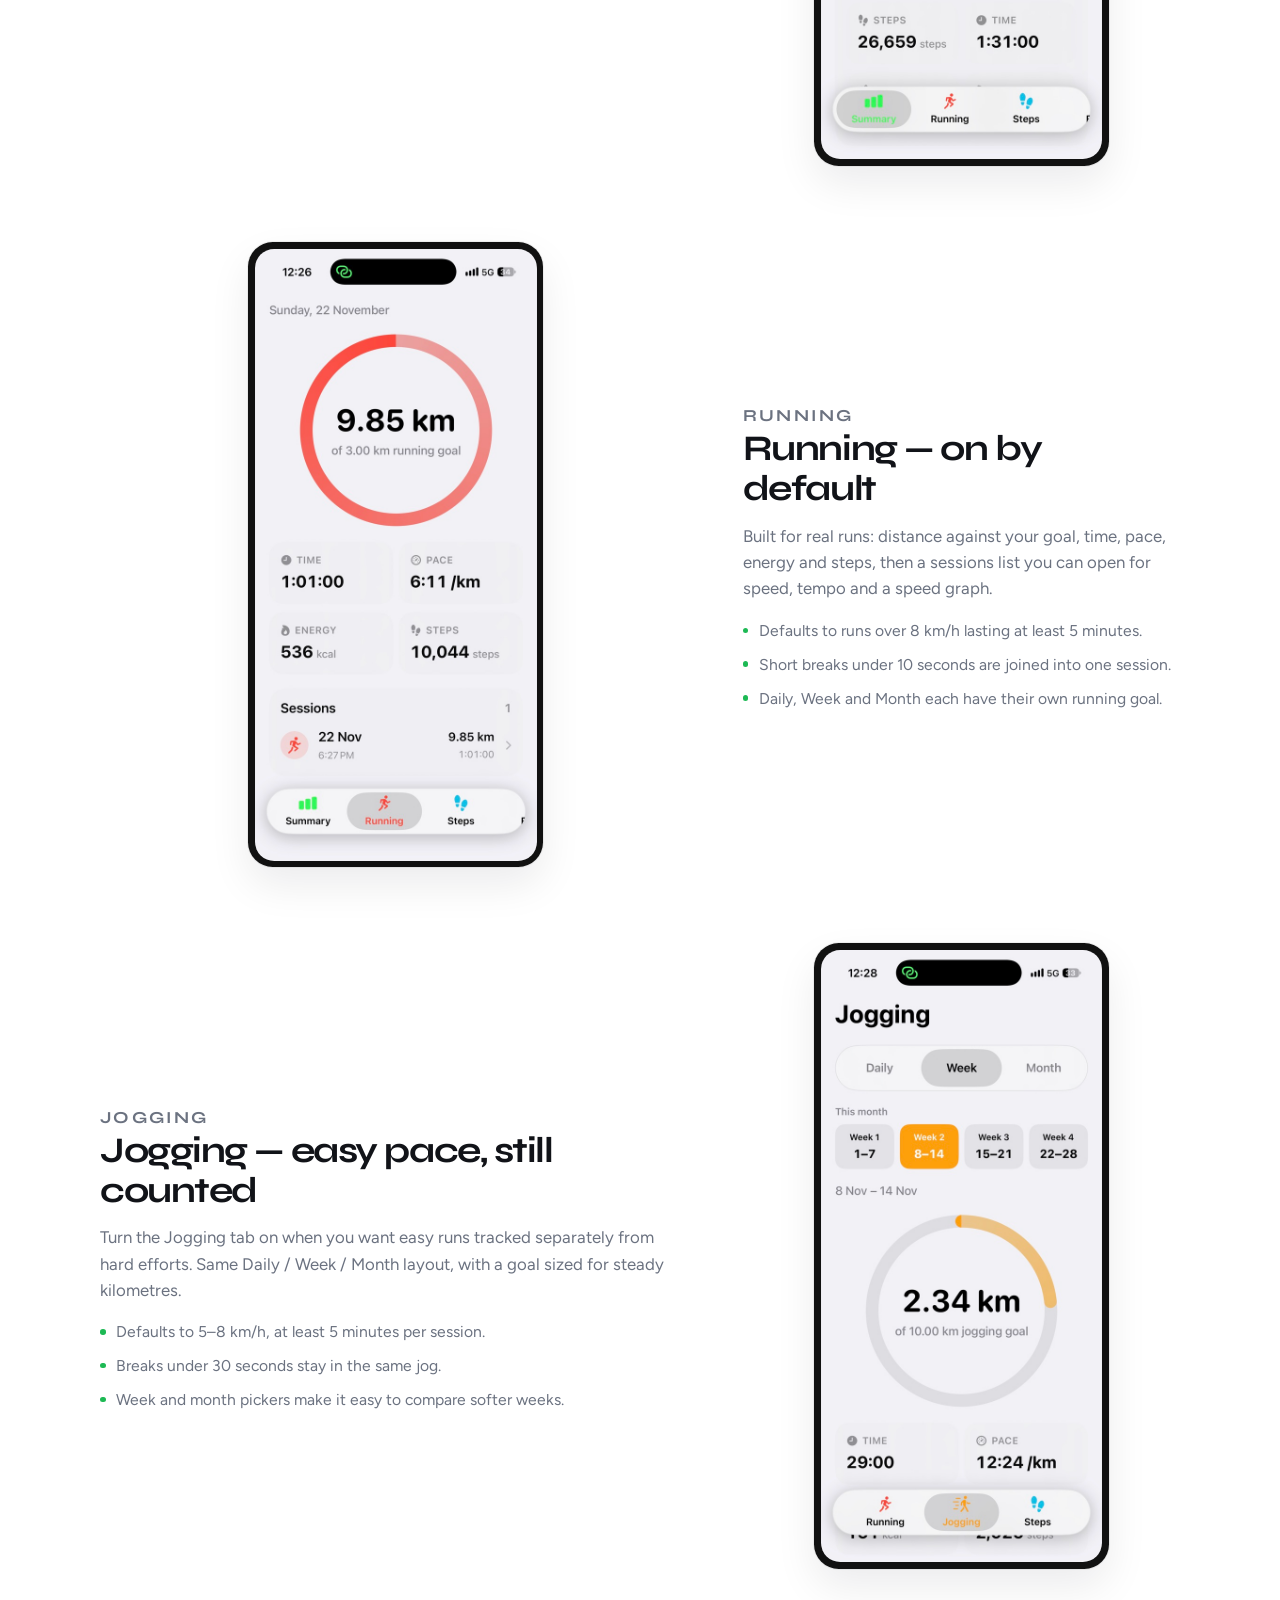
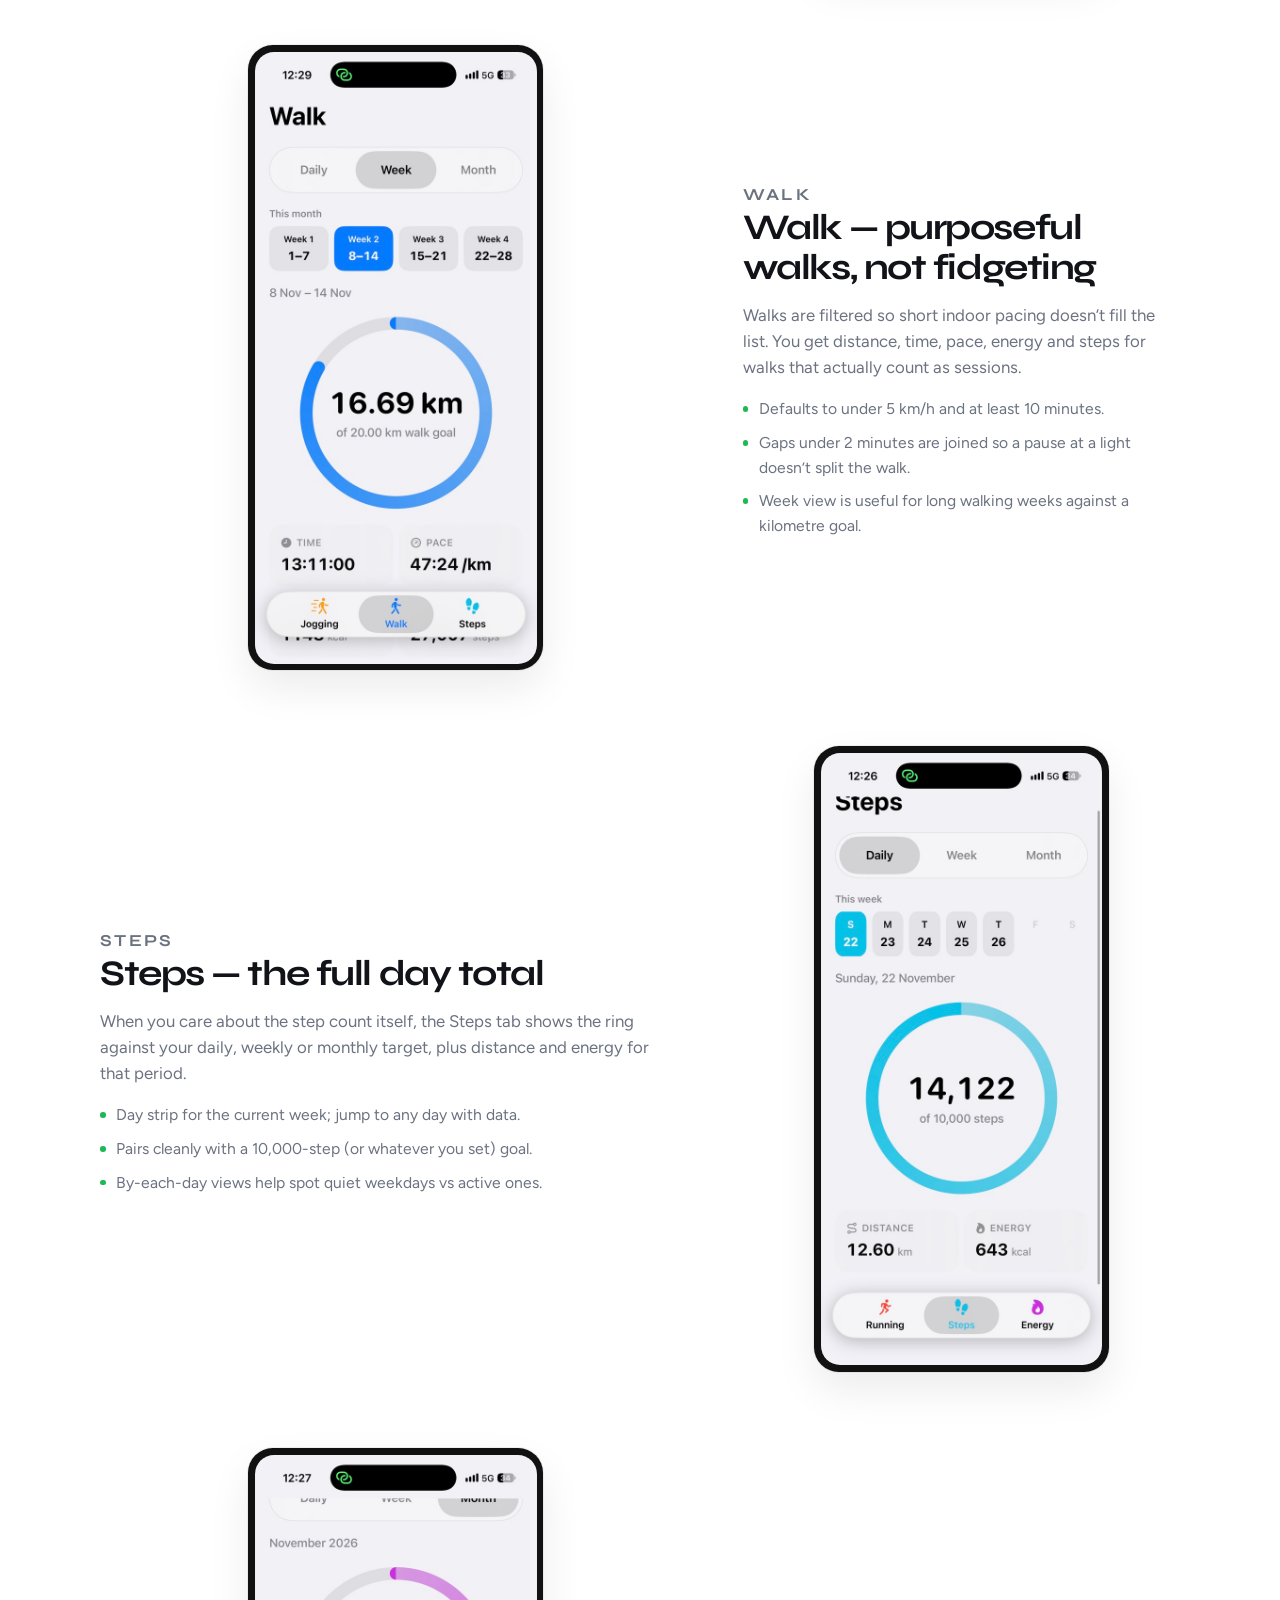
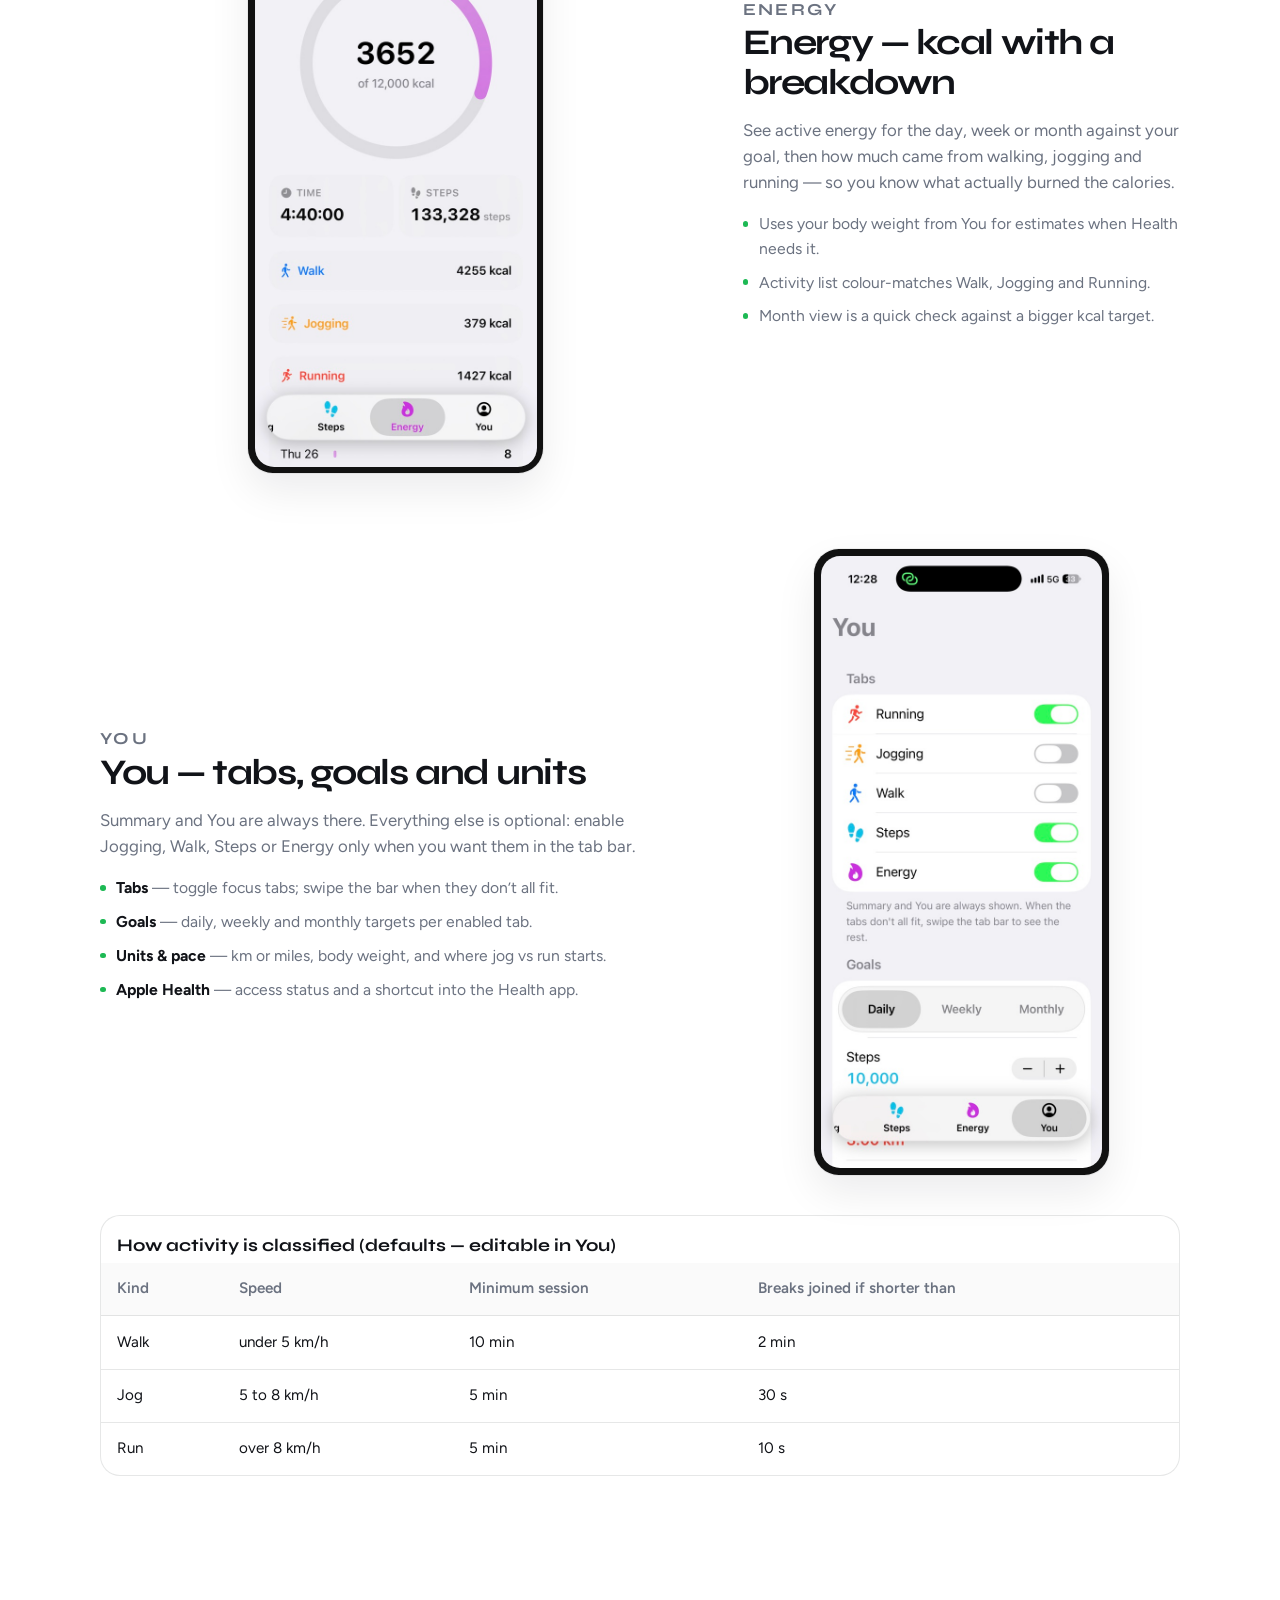
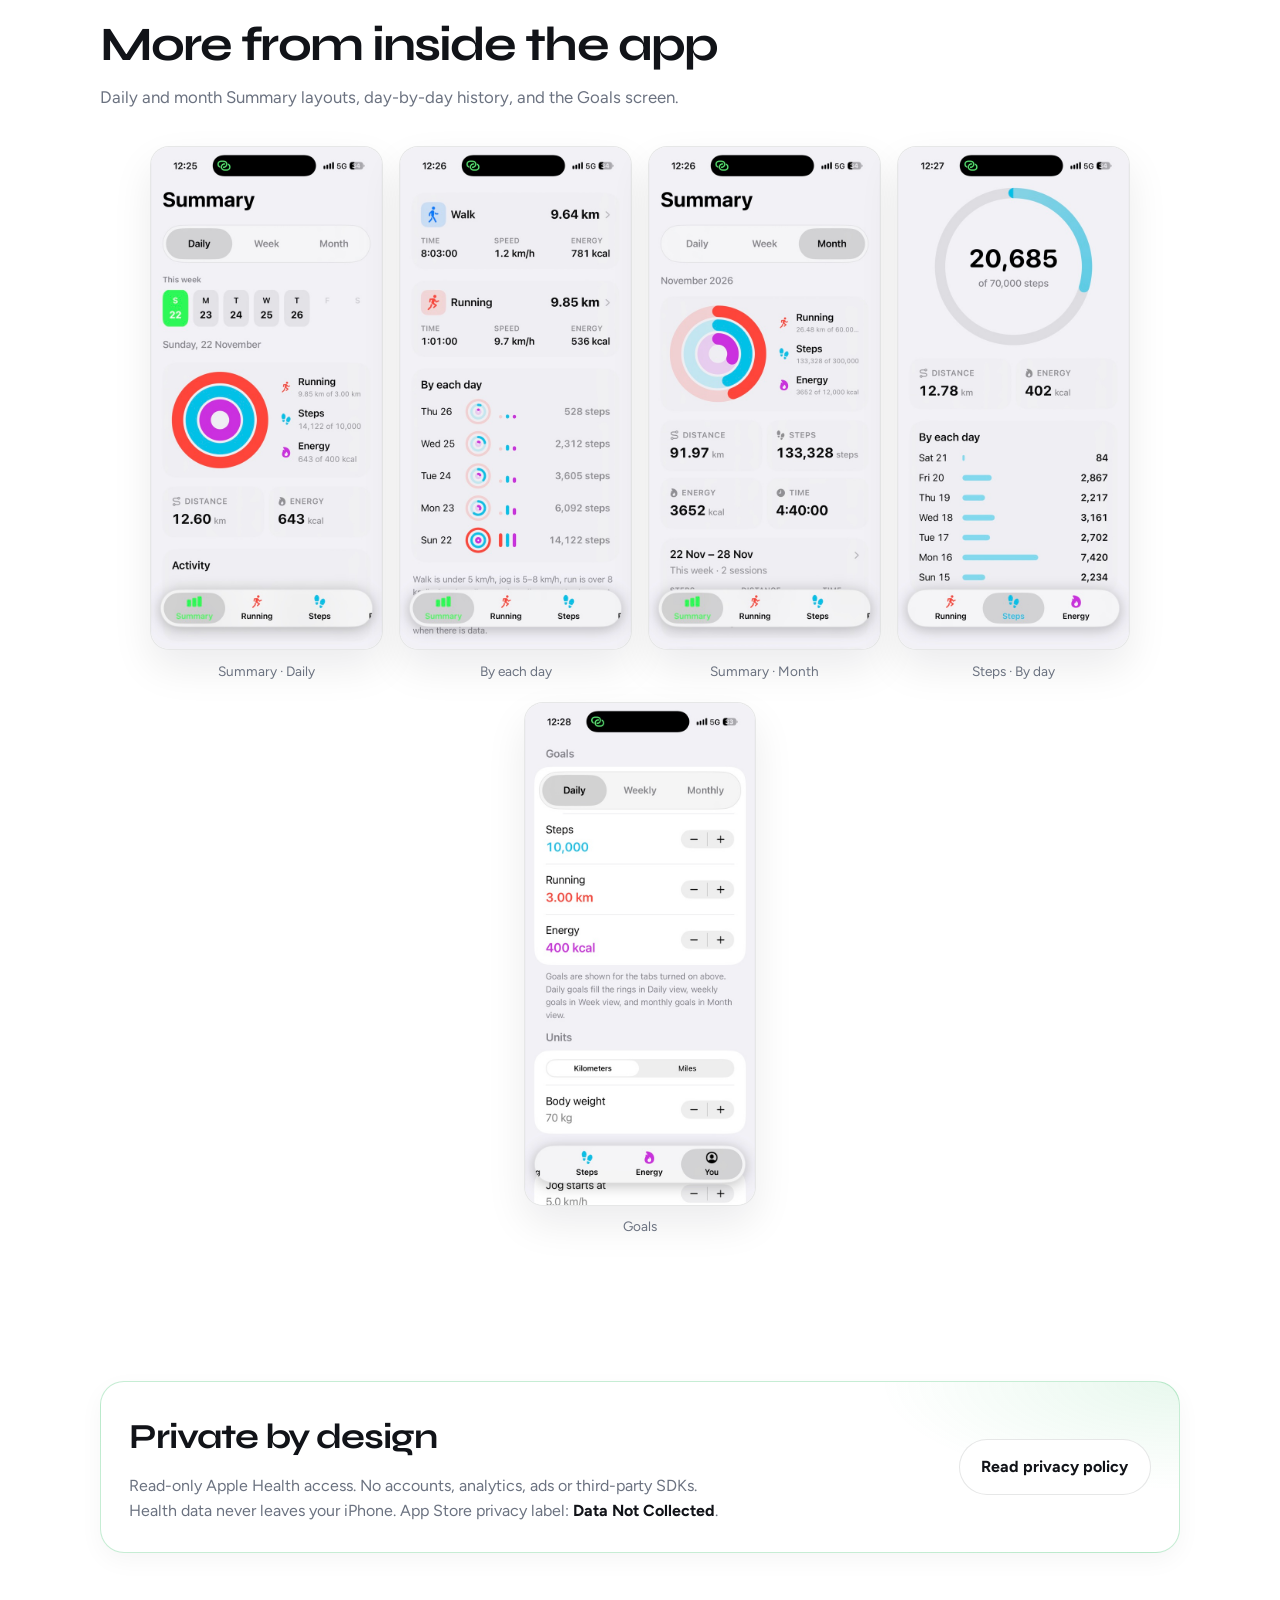
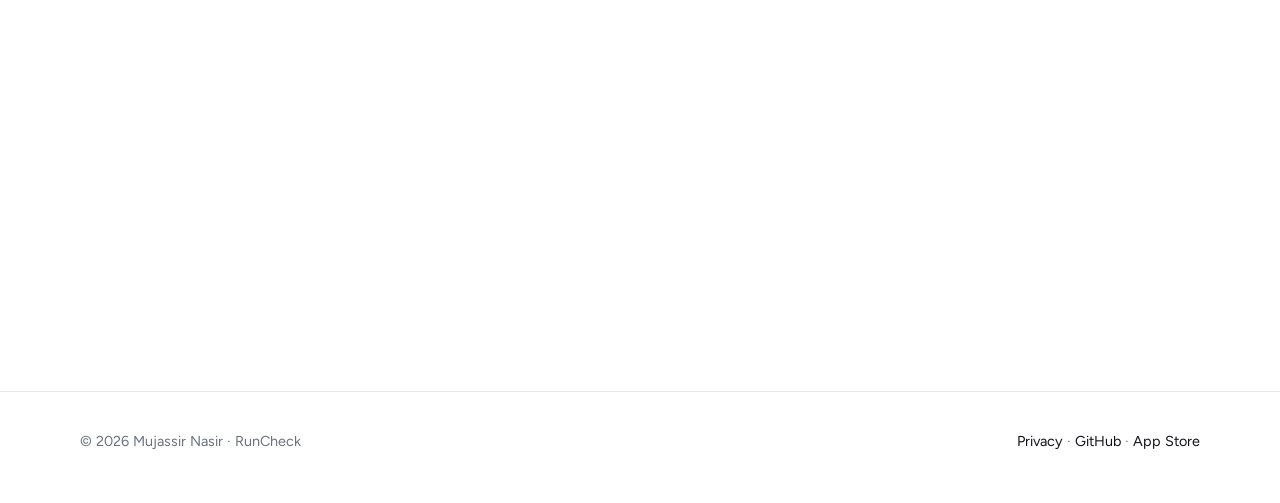
<file: docs/runcheck/index.html>
<!DOCTYPE html>
<html lang="en">
<head>
  <meta charset="UTF-8">
  <meta name="viewport" content="width=device-width, initial-scale=1.0">
  <title>RunCheck: Walk &amp; Run Stats</title>
  <meta name="description" content="RunCheck turns Apple Health steps and workouts into clear walk, jog and run stats on iPhone. No account, no ads — your data stays on your phone.">
  <meta name="theme-color" content="#f2f2f7">
  <link rel="canonical" href="https://mujassir.com/runcheck/">

  <meta property="og:type" content="website">
  <meta property="og:url" content="https://mujassir.com/runcheck/">
  <meta property="og:title" content="RunCheck: Walk & Run Stats">
  <meta property="og:description" content="Walk, jog and run stats from Apple Health. Private by design. Free on the App Store.">
  <meta property="og:image" content="https://mujassir.com/runcheck/screenshots/summary-week.jpg">

  <meta name="twitter:card" content="summary_large_image">
  <meta name="twitter:title" content="RunCheck: Walk & Run Stats">
  <meta name="twitter:description" content="Walk, jog and run stats from Apple Health. Private by design.">
  <meta name="twitter:image" content="https://mujassir.com/runcheck/screenshots/summary-week.jpg">

  <link rel="preconnect" href="https://fonts.googleapis.com">
  <link rel="preconnect" href="https://fonts.gstatic.com" crossorigin>
  <link href="https://fonts.googleapis.com/css2?family=Figtree:wght@400;500;600;700&family=Syne:wght@700;800&display=swap" rel="stylesheet">
  <link rel="stylesheet" href="styles.css?v=20261126c">
</head>
<body>
  <a class="skip" href="#main">Skip to content</a>

  <header class="site-header" id="site-header">
    <div class="site-header__inner">
      <a class="brand" href="/runcheck/">Run<span>Check</span></a>
      <nav aria-label="Primary">
        <ul class="nav-links">
          <li class="nav-hide-sm"><a href="#features">Features</a></li>
          <li class="nav-hide-sm"><a href="#screenshots">Screenshots</a></li>
          <li><a href="/runcheck/privacy/">Privacy</a></li>
          <li>
            <a class="btn btn--primary btn--sm" href="https://apps.apple.com/kr/app/runcheck-walk-run-stats/id6838771772?l=en-GB" target="_blank" rel="noopener noreferrer">
              <svg class="apple-icon" viewBox="0 0 24 24" aria-hidden="true" fill="currentColor"><path d="M18.71 19.5c-.83 1.24-1.71 2.45-3.05 2.47-1.34.03-1.77-.79-3.29-.79-1.53 0-2 .77-3.27.82-1.31.05-2.3-1.32-3.14-2.53C4.25 17 2.94 12.45 4.7 9.39c.87-1.52 2.43-2.48 4.12-2.51 1.28-.02 2.5.87 3.29.87.78 0 2.26-1.07 3.81-.91.65.03 2.47.26 3.64 1.98-.09.06-2.17 1.28-2.15 3.81.03 3.02 2.65 4.03 2.68 4.04-.03.07-.42 1.44-1.38 2.83M13 3.5c.73-.83 1.94-1.46 2.94-1.5.13 1.17-.34 2.35-1.04 3.19-.69.85-1.83 1.51-2.95 1.42-.15-1.15.41-2.35 1.05-3.11z"/></svg>
              App Store
            </a>
          </li>
        </ul>
      </nav>
    </div>
  </header>

  <main id="main">
    <section class="hero" aria-labelledby="hero-title">
      <div class="hero__copy">
        <p class="hero__eyebrow">Walk &amp; Run Stats</p>
        <h1 class="hero__title" id="hero-title">Run<em>Check</em></h1>
        <p class="hero__lede">Turns the steps and workouts already in Apple Health into clear walk, jog and run stats — on your iPhone, offline, with no account and no ads.</p>
        <div class="hero__actions">
          <a class="btn btn--primary" href="https://apps.apple.com/kr/app/runcheck-walk-run-stats/id6838771772?l=en-GB" target="_blank" rel="noopener noreferrer">
            <svg class="apple-icon" viewBox="0 0 24 24" aria-hidden="true" fill="currentColor"><path d="M18.71 19.5c-.83 1.24-1.71 2.45-3.05 2.47-1.34.03-1.77-.79-3.29-.79-1.53 0-2 .77-3.27.82-1.31.05-2.3-1.32-3.14-2.53C4.25 17 2.94 12.45 4.7 9.39c.87-1.52 2.43-2.48 4.12-2.51 1.28-.02 2.5.87 3.29.87.78 0 2.26-1.07 3.81-.91.65.03 2.47.26 3.64 1.98-.09.06-2.17 1.28-2.15 3.81.03 3.02 2.65 4.03 2.68 4.04-.03.07-.42 1.44-1.38 2.83M13 3.5c.73-.83 1.94-1.46 2.94-1.5.13 1.17-.34 2.35-1.04 3.19-.69.85-1.83 1.51-2.95 1.42-.15-1.15.41-2.35 1.05-3.11z"/></svg>
            Download on the App Store
          </a>
          <a class="btn btn--ghost" href="#features">See features</a>
        </div>
        <div class="hero__meta" aria-label="Highlights">
          <span class="chip">Reads Apple Health only</span>
          <span class="chip">Data stays on device</span>
          <span class="chip">Free · iPhone</span>
        </div>
      </div>

      <div class="hero__stage" aria-hidden="true">
        <div class="phone phone--side">
          <img src="screenshots/summary-daily.jpg" alt="" width="598" height="1300" loading="eager">
        </div>
        <div class="phone phone--main">
          <img src="screenshots/summary-week.jpg" alt="" width="598" height="1300" loading="eager">
        </div>
        <div class="phone phone--side">
          <img src="screenshots/running-daily.jpg" alt="" width="598" height="1300" loading="eager">
        </div>
      </div>
    </section>

    <section class="section" id="features" aria-labelledby="features-title">
      <div class="section__head reveal">
        <h2 id="features-title">Built for people who already move</h2>
        <p>RunCheck sorts Health data by speed, lists real sessions (not pacing around the house), and gives each activity its own tab with Daily, Week and Month views.</p>
      </div>

      <article class="showcase reveal" id="summary">
        <div class="showcase__copy">
          <p class="showcase__label" style="--tab: var(--accent)">Overview</p>
          <h3>Summary</h3>
          <p>One place for the day, week or month. Rings track progress against the goals for every tab you’ve enabled, and tiles break out walk, jog and run with time, pace, energy, steps and session count.</p>
          <ul>
            <li>Jump days and weeks with the pickers — history stays a tap away.</li>
            <li>Empty activity kinds stay hidden until you actually have data.</li>
            <li>Open a week to see each day side by side when you want the detail.</li>
          </ul>
        </div>
        <div class="showcase__media">
          <div class="phone">
            <img src="screenshots/summary-week.jpg" alt="Summary week view with activity rings for walk, jog and run" width="598" height="1300" loading="lazy">
          </div>
        </div>
      </article>

      <article class="showcase showcase--flip reveal" id="running">
        <div class="showcase__copy">
          <p class="showcase__label" style="--tab: #e85d4c">Running</p>
          <h3>Running — on by default</h3>
          <p>Built for real runs: distance against your goal, time, pace, energy and steps, then a sessions list you can open for speed, tempo and a speed graph.</p>
          <ul>
            <li>Defaults to runs over 8 km/h lasting at least 5 minutes.</li>
            <li>Short breaks under 10 seconds are joined into one session.</li>
            <li>Daily, Week and Month each have their own running goal.</li>
          </ul>
        </div>
        <div class="showcase__media">
          <div class="phone">
            <img src="screenshots/running-daily.jpg" alt="Running tab daily view with distance ring, pace and sessions" width="598" height="1300" loading="lazy">
          </div>
        </div>
      </article>

      <article class="showcase reveal" id="jogging">
        <div class="showcase__copy">
          <p class="showcase__label" style="--tab: #f08a24">Jogging</p>
          <h3>Jogging — easy pace, still counted</h3>
          <p>Turn the Jogging tab on when you want easy runs tracked separately from hard efforts. Same Daily / Week / Month layout, with a goal sized for steady kilometres.</p>
          <ul>
            <li>Defaults to 5–8 km/h, at least 5 minutes per session.</li>
            <li>Breaks under 30 seconds stay in the same jog.</li>
            <li>Week and month pickers make it easy to compare softer weeks.</li>
          </ul>
        </div>
        <div class="showcase__media">
          <div class="phone">
            <img src="screenshots/jogging-week.jpg" alt="Jogging tab week view with week picker and distance goal ring" width="598" height="1300" loading="lazy">
          </div>
        </div>
      </article>

      <article class="showcase showcase--flip reveal" id="walk">
        <div class="showcase__copy">
          <p class="showcase__label" style="--tab: #3b82f6">Walk</p>
          <h3>Walk — purposeful walks, not fidgeting</h3>
          <p>Walks are filtered so short indoor pacing doesn’t fill the list. You get distance, time, pace, energy and steps for walks that actually count as sessions.</p>
          <ul>
            <li>Defaults to under 5 km/h and at least 10 minutes.</li>
            <li>Gaps under 2 minutes are joined so a pause at a light doesn’t split the walk.</li>
            <li>Week view is useful for long walking weeks against a kilometre goal.</li>
          </ul>
        </div>
        <div class="showcase__media">
          <div class="phone">
            <img src="screenshots/walk-week.jpg" alt="Walk tab week view with distance against walk goal" width="598" height="1300" loading="lazy">
          </div>
        </div>
      </article>

      <article class="showcase reveal" id="steps">
        <div class="showcase__copy">
          <p class="showcase__label" style="--tab: #5bb8e8">Steps</p>
          <h3>Steps — the full day total</h3>
          <p>When you care about the step count itself, the Steps tab shows the ring against your daily, weekly or monthly target, plus distance and energy for that period.</p>
          <ul>
            <li>Day strip for the current week; jump to any day with data.</li>
            <li>Pairs cleanly with a 10,000-step (or whatever you set) goal.</li>
            <li>By-each-day views help spot quiet weekdays vs active ones.</li>
          </ul>
        </div>
        <div class="showcase__media">
          <div class="phone">
            <img src="screenshots/steps-daily.jpg" alt="Steps tab daily view with step ring, distance and energy" width="598" height="1300" loading="lazy">
          </div>
        </div>
      </article>

      <article class="showcase showcase--flip reveal" id="energy">
        <div class="showcase__copy">
          <p class="showcase__label" style="--tab: #8b5cf6">Energy</p>
          <h3>Energy — kcal with a breakdown</h3>
          <p>See active energy for the day, week or month against your goal, then how much came from walking, jogging and running — so you know what actually burned the calories.</p>
          <ul>
            <li>Uses your body weight from You for estimates when Health needs it.</li>
            <li>Activity list colour-matches Walk, Jogging and Running.</li>
            <li>Month view is a quick check against a bigger kcal target.</li>
          </ul>
        </div>
        <div class="showcase__media">
          <div class="phone">
            <img src="screenshots/energy-month.jpg" alt="Energy tab month view with kcal goal and breakdown by walk, jog and run" width="598" height="1300" loading="lazy">
          </div>
        </div>
      </article>

      <article class="showcase reveal" id="you">
        <div class="showcase__copy">
          <p class="showcase__label" style="--tab: var(--ink)">You</p>
          <h3>You — tabs, goals and units</h3>
          <p>Summary and You are always there. Everything else is optional: enable Jogging, Walk, Steps or Energy only when you want them in the tab bar.</p>
          <ul>
            <li><strong>Tabs</strong> — toggle focus tabs; swipe the bar when they don’t all fit.</li>
            <li><strong>Goals</strong> — daily, weekly and monthly targets per enabled tab.</li>
            <li><strong>Units &amp; pace</strong> — km or miles, body weight, and where jog vs run starts.</li>
            <li><strong>Apple Health</strong> — access status and a shortcut into the Health app.</li>
          </ul>
        </div>
        <div class="showcase__media">
          <div class="phone">
            <img src="screenshots/you-tabs.jpg" alt="You tab showing toggles for Running, Jogging, Walk, Steps and Energy" width="598" height="1300" loading="lazy">
          </div>
        </div>
      </article>

      <div class="classify reveal" aria-labelledby="classify-title">
        <table>
          <caption id="classify-title">
            How activity is classified (defaults — editable in You)
          </caption>
          <thead>
            <tr>
              <th scope="col">Kind</th>
              <th scope="col">Speed</th>
              <th scope="col">Minimum session</th>
              <th scope="col">Breaks joined if shorter than</th>
            </tr>
          </thead>
          <tbody>
            <tr>
              <td>Walk</td>
              <td>under 5 km/h</td>
              <td>10 min</td>
              <td>2 min</td>
            </tr>
            <tr>
              <td>Jog</td>
              <td>5 to 8 km/h</td>
              <td>5 min</td>
              <td>30 s</td>
            </tr>
            <tr>
              <td>Run</td>
              <td>over 8 km/h</td>
              <td>5 min</td>
              <td>10 s</td>
            </tr>
          </tbody>
        </table>
      </div>
    </section>

    <section class="section" id="screenshots" aria-labelledby="shots-title">
      <div class="section__head reveal">
        <h2 id="shots-title">More from inside the app</h2>
        <p>Daily and month Summary layouts, day-by-day history, and the Goals screen.</p>
      </div>
      <div class="shots">
        <figure class="shot reveal">
          <img src="screenshots/summary-daily.jpg" alt="Summary daily view" width="598" height="1300" loading="lazy">
          <figcaption>Summary · Daily</figcaption>
        </figure>
        <figure class="shot reveal">
          <img src="screenshots/summary-by-each-day.jpg" alt="Summary week broken down by each day" width="598" height="1300" loading="lazy">
          <figcaption>By each day</figcaption>
        </figure>
        <figure class="shot reveal">
          <img src="screenshots/summary-month.jpg" alt="Summary month view" width="598" height="1300" loading="lazy">
          <figcaption>Summary · Month</figcaption>
        </figure>
        <figure class="shot reveal">
          <img src="screenshots/steps-by-each-day.jpg" alt="Steps broken down by each day of the week" width="598" height="1300" loading="lazy">
          <figcaption>Steps · By day</figcaption>
        </figure>
        <figure class="shot reveal">
          <img src="screenshots/you-goals.jpg" alt="You tab goals and units settings" width="598" height="1300" loading="lazy">
          <figcaption>Goals</figcaption>
        </figure>
      </div>
    </section>

    <section class="section" aria-labelledby="privacy-title">
      <div class="privacy-cta reveal">
        <div>
          <h2 id="privacy-title">Private by design</h2>
          <p>Read-only Apple Health access. No accounts, analytics, ads or third-party SDKs. Health data never leaves your iPhone. App Store privacy label: <strong>Data Not Collected</strong>.</p>
        </div>
        <a class="btn btn--ghost" href="/runcheck/privacy/">Read privacy policy</a>
      </div>
    </section>

    <section class="section final-cta reveal" aria-labelledby="download-title">
      <h2 id="download-title">Get RunCheck</h2>
      <p>Free on the App Store. iPhone, iOS 18+. Works with the Health data you already have.</p>
      <a class="btn btn--primary" href="https://apps.apple.com/kr/app/runcheck-walk-run-stats/id6838771772?l=en-GB" target="_blank" rel="noopener noreferrer">
        <svg class="apple-icon" viewBox="0 0 24 24" aria-hidden="true" fill="currentColor"><path d="M18.71 19.5c-.83 1.24-1.71 2.45-3.05 2.47-1.34.03-1.77-.79-3.29-.79-1.53 0-2 .77-3.27.82-1.31.05-2.3-1.32-3.14-2.53C4.25 17 2.94 12.45 4.7 9.39c.87-1.52 2.43-2.48 4.12-2.51 1.28-.02 2.5.87 3.29.87.78 0 2.26-1.07 3.81-.91.65.03 2.47.26 3.64 1.98-.09.06-2.17 1.28-2.15 3.81.03 3.02 2.65 4.03 2.68 4.04-.03.07-.42 1.44-1.38 2.83M13 3.5c.73-.83 1.94-1.46 2.94-1.5.13 1.17-.34 2.35-1.04 3.19-.69.85-1.83 1.51-2.95 1.42-.15-1.15.41-2.35 1.05-3.11z"/></svg>
        Download on the App Store
      </a>
    </section>
  </main>

  <footer class="site-footer">
    <div class="site-footer__inner">
      <p>© 2026 Mujassir Nasir · RunCheck</p>
      <p>
        <a href="/runcheck/privacy/">Privacy</a>
        ·
        <a href="https://github.com/mujassir/ios-fitness-app" target="_blank" rel="noopener noreferrer">GitHub</a>
        ·
        <a href="https://apps.apple.com/kr/app/runcheck-walk-run-stats/id6838771772?l=en-GB" target="_blank" rel="noopener noreferrer">App Store</a>
      </p>
    </div>
  </footer>

  <script>
    const header = document.getElementById("site-header");
    const onScroll = () => header.classList.toggle("is-scrolled", window.scrollY > 8);
    onScroll();
    window.addEventListener("scroll", onScroll, { passive: true });

    const io = new IntersectionObserver(
      (entries) => {
        entries.forEach((entry) => {
          if (entry.isIntersecting) {
            entry.target.classList.add("is-visible");
            io.unobserve(entry.target);
          }
        });
      },
      { threshold: 0.12, rootMargin: "0px 0px -40px 0px" }
    );
    document.querySelectorAll(".reveal").forEach((el) => io.observe(el));
  </script>
</body>
</html>
</file>
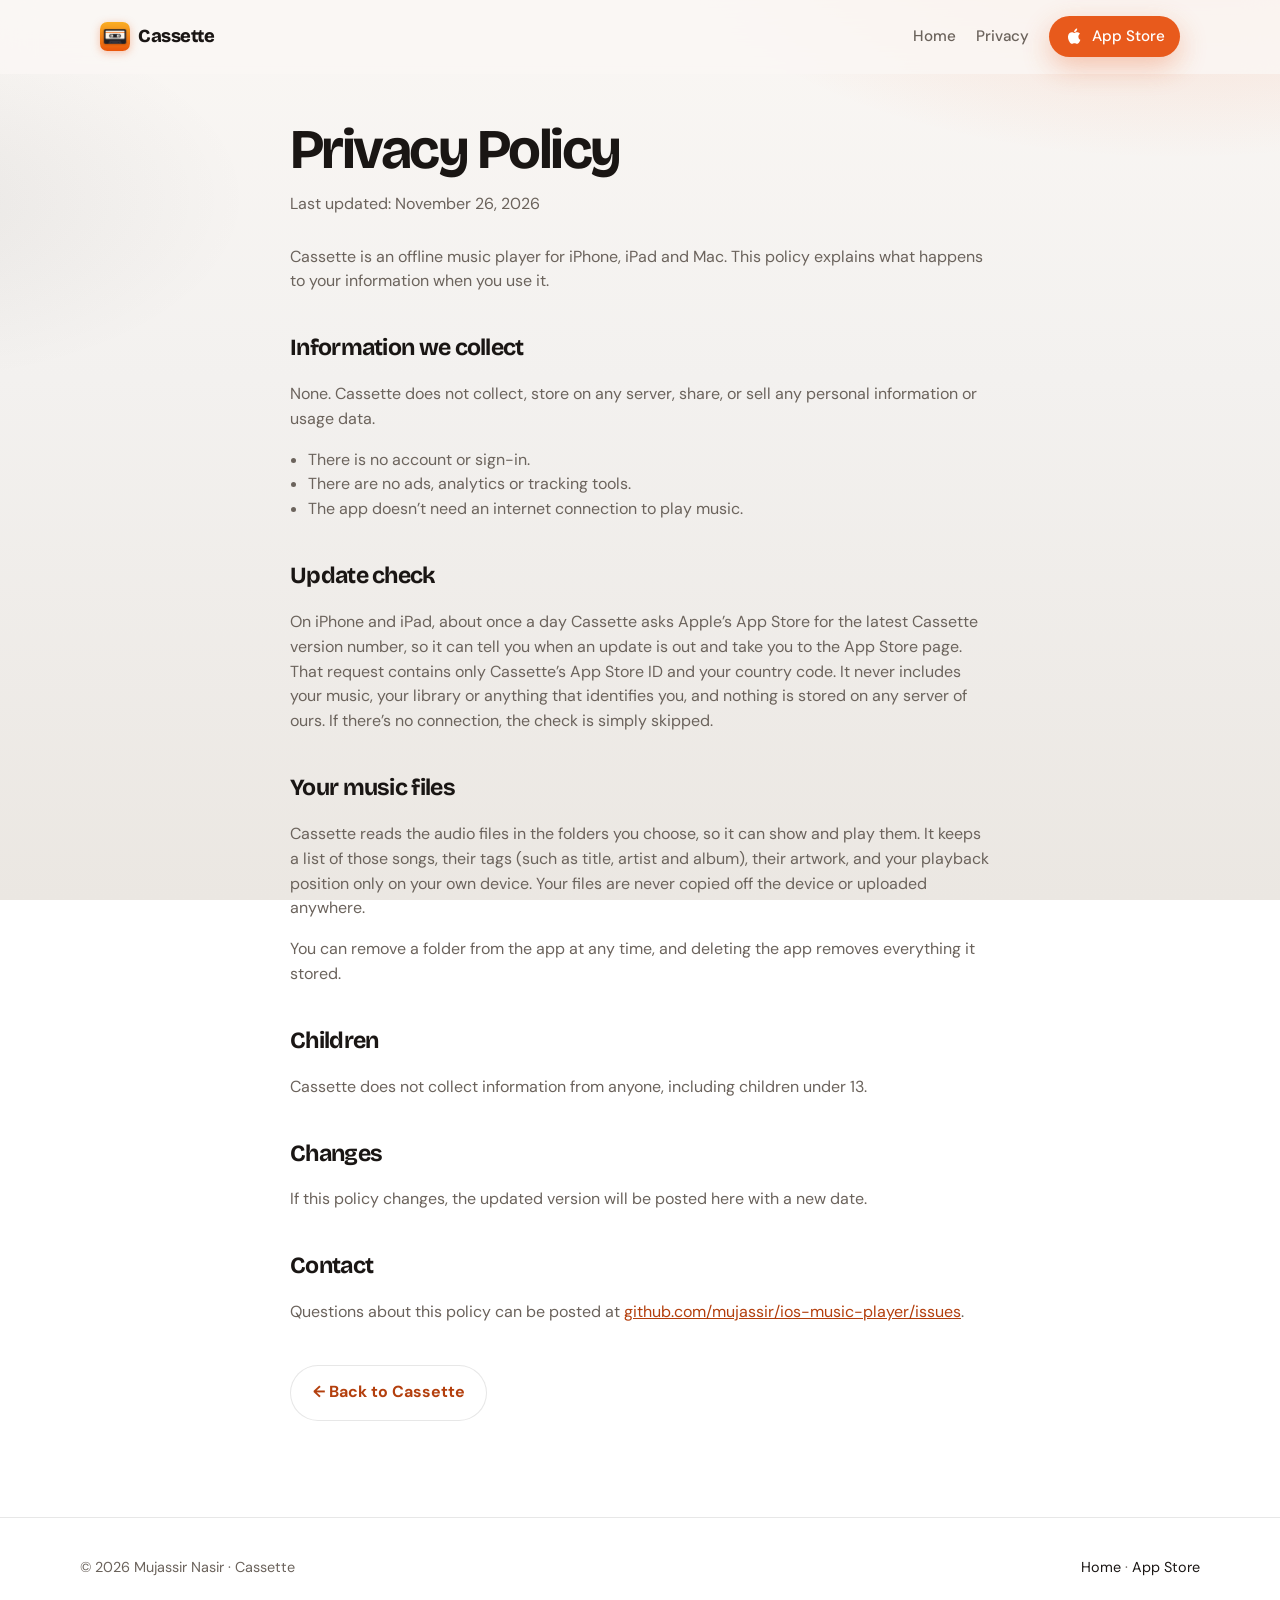
<file: docs/cassette/privacy/index.html>
<!DOCTYPE html>
<html lang="en">
<head>
  <meta charset="UTF-8">
  <meta name="viewport" content="width=device-width, initial-scale=1.0">
  <title>Privacy Policy · Cassette</title>
  <meta name="description" content="Cassette Privacy Policy. Your music stays on your device. No accounts, analytics, or advertising.">
  <meta name="theme-color" content="#e85a1c">
  <link rel="canonical" href="https://mujassir.com/cassette/privacy/">
  <link rel="icon" href="../icon.png" type="image/png">

  <meta property="og:type" content="website">
  <meta property="og:url" content="https://mujassir.com/cassette/privacy/">
  <meta property="og:title" content="Cassette Privacy Policy">
  <meta property="og:description" content="Your music stays on your device. No accounts, analytics, or advertising.">

  <link rel="preconnect" href="https://fonts.googleapis.com">
  <link rel="preconnect" href="https://fonts.gstatic.com" crossorigin>
  <link href="https://fonts.googleapis.com/css2?family=Bricolage+Grotesque:opsz,wght@12..96,600;12..96,700;12..96,800&family=DM+Sans:ital,opsz,wght@0,9..40,400;0,9..40,500;0,9..40,600;0,9..40,700;1,9..40,400&display=swap" rel="stylesheet">
  <link rel="stylesheet" href="../styles.css?v=20261126d">
</head>
<body>
  <a class="skip" href="#main">Skip to content</a>

  <header class="site-header" id="site-header">
    <div class="site-header__inner">
      <a class="brand brand-mark" href="/cassette/">
        <img src="../icon.png" width="1024" height="1024" alt="">
        Cassette
      </a>
      <nav aria-label="Primary">
        <ul class="nav-links">
          <li><a href="/cassette/">Home</a></li>
          <li><a href="/cassette/privacy/" aria-current="page">Privacy</a></li>
          <li>
            <a class="btn btn--primary btn--sm" href="https://apps.apple.com/pk/app/cassette-offline-music-player/id6838230184" target="_blank" rel="noopener noreferrer">
              <svg class="apple-icon" viewBox="0 0 24 24" aria-hidden="true" fill="currentColor"><path d="M18.71 19.5c-.83 1.24-1.71 2.45-3.05 2.47-1.34.03-1.77-.79-3.29-.79-1.53 0-2 .77-3.27.82-1.31.05-2.3-1.32-3.14-2.53C4.25 17 2.94 12.45 4.7 9.39c.87-1.52 2.43-2.48 4.12-2.51 1.28-.02 2.5.87 3.29.87.78 0 2.26-1.07 3.81-.91.65.03 2.47.26 3.64 1.98-.09.06-2.17 1.28-2.15 3.81.03 3.02 2.65 4.03 2.68 4.04-.03.07-.42 1.44-1.38 2.83M13 3.5c.73-.83 1.94-1.46 2.94-1.5.13 1.17-.34 2.35-1.04 3.19-.69.85-1.83 1.51-2.95 1.42-.15-1.15.41-2.35 1.05-3.11z"/></svg>
              App Store
            </a>
          </li>
        </ul>
      </nav>
    </div>
  </header>

  <main id="main" class="privacy-page">
    <h1>Privacy Policy</h1>
    <p class="updated">Last updated: November 26, 2026</p>

    <p>Cassette is an offline music player for iPhone, iPad and Mac. This policy explains what happens to your information when you use it.</p>

    <h2>Information we collect</h2>
    <p>None. Cassette does not collect, store on any server, share, or sell any personal information or usage data.</p>
    <ul>
      <li>There is no account or sign-in.</li>
      <li>There are no ads, analytics or tracking tools.</li>
      <li>The app doesn’t need an internet connection to play music.</li>
    </ul>

    <h2>Update check</h2>
    <p>On iPhone and iPad, about once a day Cassette asks Apple’s App Store for the latest Cassette version number, so it can tell you when an update is out and take you to the App Store page. That request contains only Cassette’s App Store ID and your country code. It never includes your music, your library or anything that identifies you, and nothing is stored on any server of ours. If there’s no connection, the check is simply skipped.</p>

    <h2>Your music files</h2>
    <p>Cassette reads the audio files in the folders you choose, so it can show and play them. It keeps a list of those songs, their tags (such as title, artist and album), their artwork, and your playback position only on your own device. Your files are never copied off the device or uploaded anywhere.</p>
    <p>You can remove a folder from the app at any time, and deleting the app removes everything it stored.</p>

    <h2>Children</h2>
    <p>Cassette does not collect information from anyone, including children under 13.</p>

    <h2>Changes</h2>
    <p>If this policy changes, the updated version will be posted here with a new date.</p>

    <h2>Contact</h2>
    <p>Questions about this policy can be posted at <a href="https://github.com/mujassir/ios-music-player/issues" target="_blank" rel="noopener noreferrer">github.com/mujassir/ios-music-player/issues</a>.</p>

    <p style="margin-top: 2.5rem;">
      <a class="btn btn--ghost" href="/cassette/">← Back to Cassette</a>
    </p>
  </main>

  <footer class="site-footer">
    <div class="site-footer__inner">
      <p>© 2026 Mujassir Nasir · Cassette</p>
      <p>
        <a href="/cassette/">Home</a>
        ·
        <a href="https://apps.apple.com/pk/app/cassette-offline-music-player/id6838230184" target="_blank" rel="noopener noreferrer">App Store</a>
      </p>
    </div>
  </footer>

  <script>
    const header = document.getElementById("site-header");
    const onScroll = () => header.classList.toggle("is-scrolled", window.scrollY > 8);
    onScroll();
    window.addEventListener("scroll", onScroll, { passive: true });
  </script>
</body>
</html>
</file>
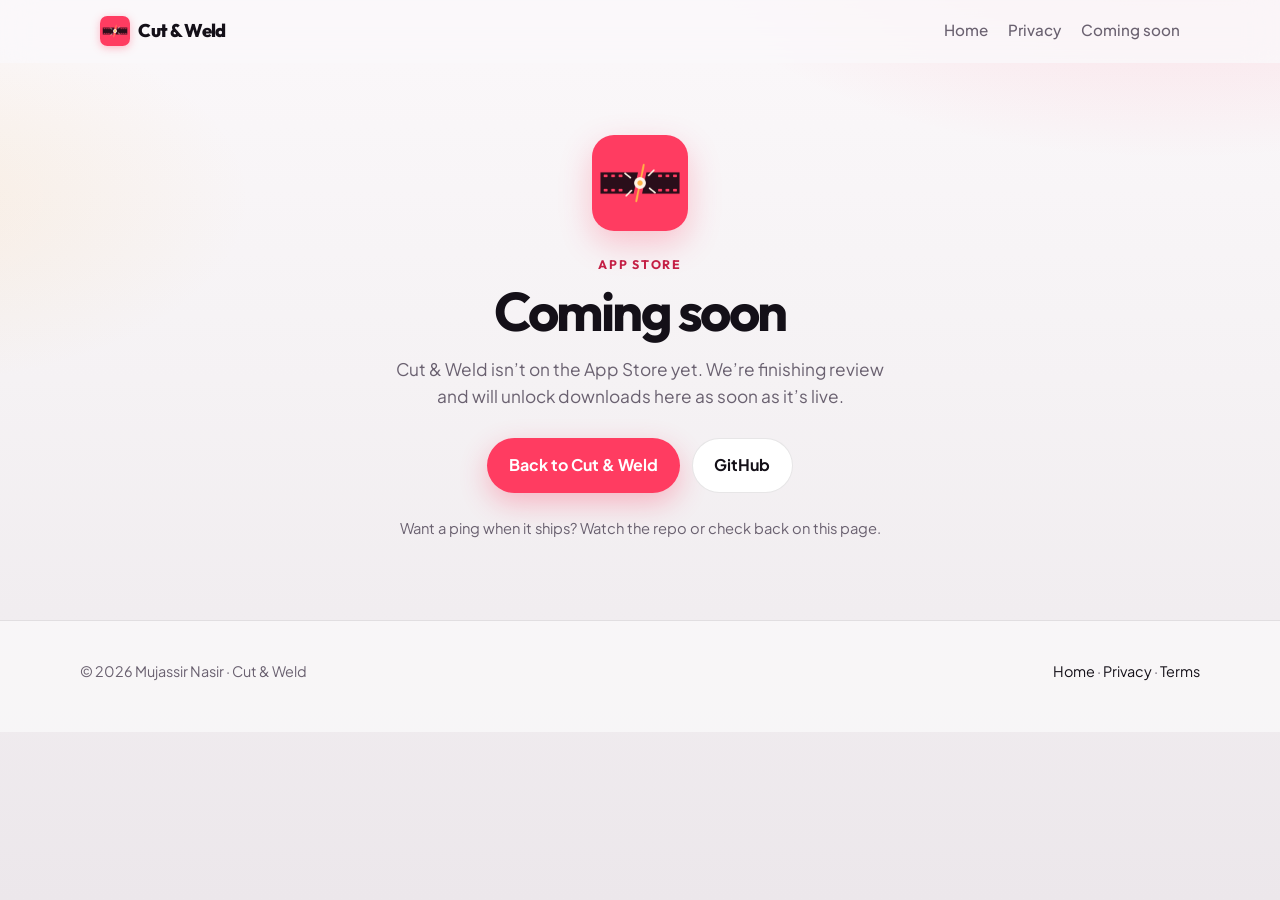
<file: docs/cutnweld/coming-soon/index.html>
<!DOCTYPE html>
<html lang="en">
<head>
  <meta charset="UTF-8">
  <meta name="viewport" content="width=device-width, initial-scale=1.0">
  <title>Coming Soon · Cut &amp; Weld</title>
  <meta name="description" content="Cut &amp; Weld is coming soon to the App Store. Private on-device video editing for iPhone and iPad.">
  <meta name="theme-color" content="#ff3c61">
  <meta name="robots" content="noindex">
  <link rel="canonical" href="https://mujassir.com/cutnweld/coming-soon/">
  <link rel="icon" href="../icon.png" type="image/png">

  <meta property="og:type" content="website">
  <meta property="og:url" content="https://mujassir.com/cutnweld/coming-soon/">
  <meta property="og:title" content="Coming Soon · Cut &amp; Weld">
  <meta property="og:description" content="Cut &amp; Weld is coming soon to the App Store.">
  <meta property="og:image" content="https://mujassir.com/cutnweld/icon.png">

  <link rel="preconnect" href="https://fonts.googleapis.com">
  <link rel="preconnect" href="https://fonts.gstatic.com" crossorigin>
  <link href="https://fonts.googleapis.com/css2?family=Outfit:wght@600;700;800&family=Plus+Jakarta+Sans:ital,wght@0,400;0,500;0,600;0,700;1,400&display=swap" rel="stylesheet">
  <link rel="stylesheet" href="../styles.css?v=20261126cs">
</head>
<body>
  <a class="skip" href="#main">Skip to content</a>

  <header class="site-header" id="site-header">
    <div class="site-header__inner">
      <a class="brand brand-mark" href="/cutnweld/">
        <img src="../icon.png" width="1024" height="1024" alt="">
        Cut &amp; Weld
      </a>
      <nav aria-label="Primary">
        <ul class="nav-links">
          <li><a href="/cutnweld/">Home</a></li>
          <li><a href="/cutnweld/privacy/">Privacy</a></li>
          <li><a href="/cutnweld/coming-soon/" aria-current="page">Coming soon</a></li>
        </ul>
      </nav>
    </div>
  </header>

  <main id="main" class="coming-soon">
    <img class="coming-soon__icon" src="../icon.png" width="1024" height="1024" alt="Cut &amp; Weld">
    <p class="coming-soon__eyebrow">App Store</p>
    <h1>Coming soon</h1>
    <p class="coming-soon__lede">Cut &amp; Weld isn’t on the App Store yet. We’re finishing review and will unlock downloads here as soon as it’s live.</p>
    <div class="coming-soon__actions">
      <a class="btn btn--primary" href="/cutnweld/">Back to Cut &amp; Weld</a>
      <a class="btn btn--ghost" href="https://github.com/mujassir/video-editor" target="_blank" rel="noopener noreferrer">GitHub</a>
    </div>
    <p class="coming-soon__note">Want a ping when it ships? Watch the repo or check back on this page.</p>
  </main>

  <footer class="site-footer">
    <div class="site-footer__inner">
      <p>© 2026 Mujassir Nasir · Cut &amp; Weld</p>
      <p>
        <a href="/cutnweld/">Home</a>
        ·
        <a href="/cutnweld/privacy/">Privacy</a>
        ·
        <a href="/cutnweld/terms/">Terms</a>
      </p>
    </div>
  </footer>

  <script>
    const header = document.getElementById("site-header");
    const onScroll = () => header.classList.toggle("is-scrolled", window.scrollY > 8);
    onScroll();
    window.addEventListener("scroll", onScroll, { passive: true });
  </script>
</body>
</html>
</file>
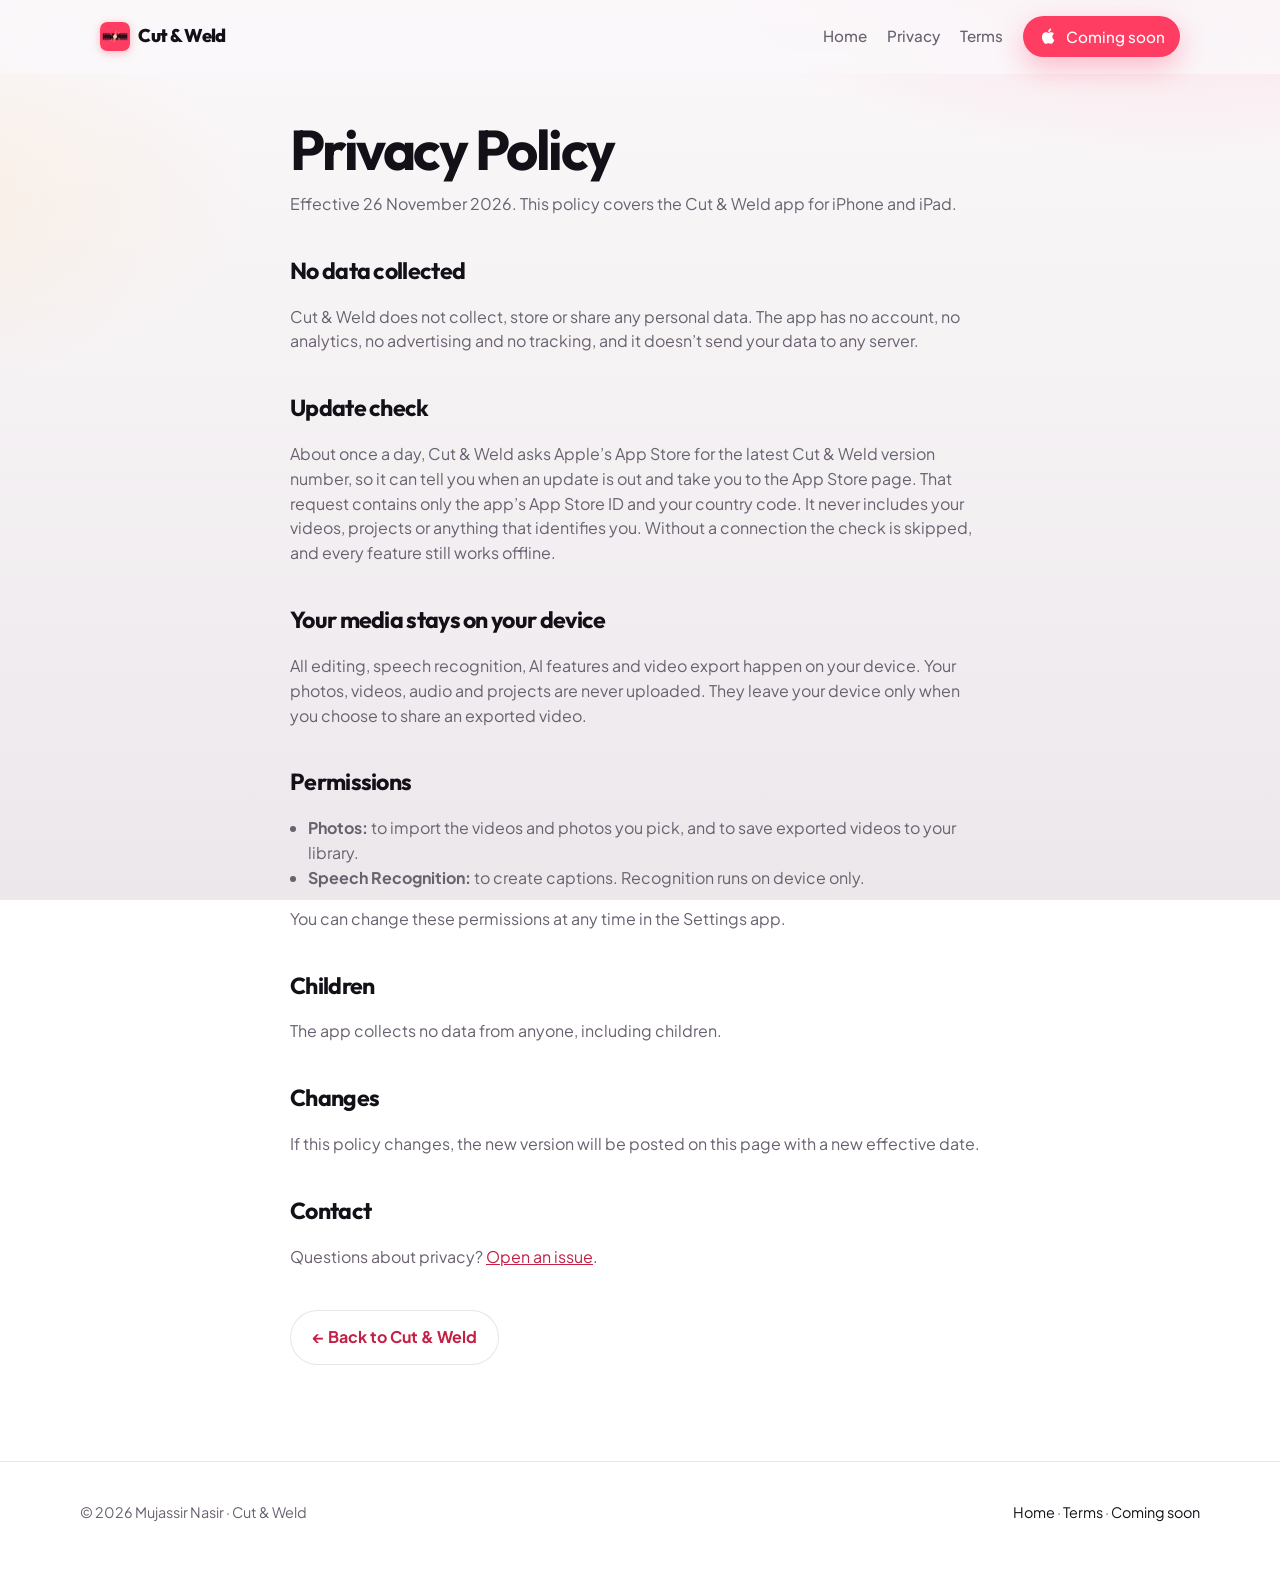
<file: docs/cutnweld/privacy/index.html>
<!DOCTYPE html>
<html lang="en">
<head>
  <meta charset="UTF-8">
  <meta name="viewport" content="width=device-width, initial-scale=1.0">
  <title>Privacy Policy · Cut &amp; Weld</title>
  <meta name="description" content="Cut &amp; Weld Privacy Policy. The app collects no data. Editing stays on your device.">
  <meta name="theme-color" content="#ff3c61">
  <link rel="canonical" href="https://mujassir.com/cutnweld/privacy/">
  <link rel="icon" href="../icon.png" type="image/png">

  <meta property="og:type" content="website">
  <meta property="og:url" content="https://mujassir.com/cutnweld/privacy/">
  <meta property="og:title" content="Cut &amp; Weld Privacy Policy">
  <meta property="og:description" content="The app collects no data. Editing stays on your device.">

  <link rel="preconnect" href="https://fonts.googleapis.com">
  <link rel="preconnect" href="https://fonts.gstatic.com" crossorigin>
  <link href="https://fonts.googleapis.com/css2?family=Outfit:wght@600;700;800&family=Plus+Jakarta+Sans:ital,wght@0,400;0,500;0,600;0,700;1,400&display=swap" rel="stylesheet">
  <link rel="stylesheet" href="../styles.css?v=20261126cs">
</head>
<body>
  <a class="skip" href="#main">Skip to content</a>

  <header class="site-header" id="site-header">
    <div class="site-header__inner">
      <a class="brand brand-mark" href="/cutnweld/">
        <img src="../icon.png" width="1024" height="1024" alt="">
        Cut &amp; Weld
      </a>
      <nav aria-label="Primary">
        <ul class="nav-links">
          <li><a href="/cutnweld/">Home</a></li>
          <li><a href="/cutnweld/privacy/" aria-current="page">Privacy</a></li>
          <li><a href="/cutnweld/terms/">Terms</a></li>
          <li>
            <a class="btn btn--primary btn--sm" href="/cutnweld/coming-soon/">
              <svg class="apple-icon" viewBox="0 0 24 24" aria-hidden="true" fill="currentColor"><path d="M18.71 19.5c-.83 1.24-1.71 2.45-3.05 2.47-1.34.03-1.77-.79-3.29-.79-1.53 0-2 .77-3.27.82-1.31.05-2.3-1.32-3.14-2.53C4.25 17 2.94 12.45 4.7 9.39c.87-1.52 2.43-2.48 4.12-2.51 1.28-.02 2.5.87 3.29.87.78 0 2.26-1.07 3.81-.91.65.03 2.47.26 3.64 1.98-.09.06-2.17 1.28-2.15 3.81.03 3.02 2.65 4.03 2.68 4.04-.03.07-.42 1.44-1.38 2.83M13 3.5c.73-.83 1.94-1.46 2.94-1.5.13 1.17-.34 2.35-1.04 3.19-.69.85-1.83 1.51-2.95 1.42-.15-1.15.41-2.35 1.05-3.11z"/></svg>
              Coming soon
            </a>
          </li>
        </ul>
      </nav>
    </div>
  </header>

  <main id="main" class="privacy-page">
    <h1>Privacy Policy</h1>
    <p class="updated">Effective 26 November 2026. This policy covers the Cut &amp; Weld app for iPhone and iPad.</p>

    <h2>No data collected</h2>
    <p>Cut &amp; Weld does not collect, store or share any personal data. The app has no account, no analytics, no advertising and no tracking, and it doesn’t send your data to any server.</p>

    <h2>Update check</h2>
    <p>About once a day, Cut &amp; Weld asks Apple’s App Store for the latest Cut &amp; Weld version number, so it can tell you when an update is out and take you to the App Store page. That request contains only the app’s App Store ID and your country code. It never includes your videos, projects or anything that identifies you. Without a connection the check is skipped, and every feature still works offline.</p>

    <h2>Your media stays on your device</h2>
    <p>All editing, speech recognition, AI features and video export happen on your device. Your photos, videos, audio and projects are never uploaded. They leave your device only when you choose to share an exported video.</p>

    <h2>Permissions</h2>
    <ul>
      <li><strong>Photos:</strong> to import the videos and photos you pick, and to save exported videos to your library.</li>
      <li><strong>Speech Recognition:</strong> to create captions. Recognition runs on device only.</li>
    </ul>
    <p>You can change these permissions at any time in the Settings app.</p>

    <h2>Children</h2>
    <p>The app collects no data from anyone, including children.</p>

    <h2>Changes</h2>
    <p>If this policy changes, the new version will be posted on this page with a new effective date.</p>

    <h2>Contact</h2>
    <p>Questions about privacy? <a href="https://github.com/mujassir/video-editor/issues/new" target="_blank" rel="noopener noreferrer">Open an issue</a>.</p>

    <p style="margin-top: 2.5rem;">
      <a class="btn btn--ghost" href="/cutnweld/">← Back to Cut &amp; Weld</a>
    </p>
  </main>

  <footer class="site-footer">
    <div class="site-footer__inner">
      <p>© 2026 Mujassir Nasir · Cut &amp; Weld</p>
      <p>
        <a href="/cutnweld/">Home</a>
        ·
        <a href="/cutnweld/terms/">Terms</a>
        ·
        <a href="/cutnweld/coming-soon/">Coming soon</a>
      </p>
    </div>
  </footer>

  <script>
    const header = document.getElementById("site-header");
    const onScroll = () => header.classList.toggle("is-scrolled", window.scrollY > 8);
    onScroll();
    window.addEventListener("scroll", onScroll, { passive: true });
  </script>
</body>
</html>
</file>
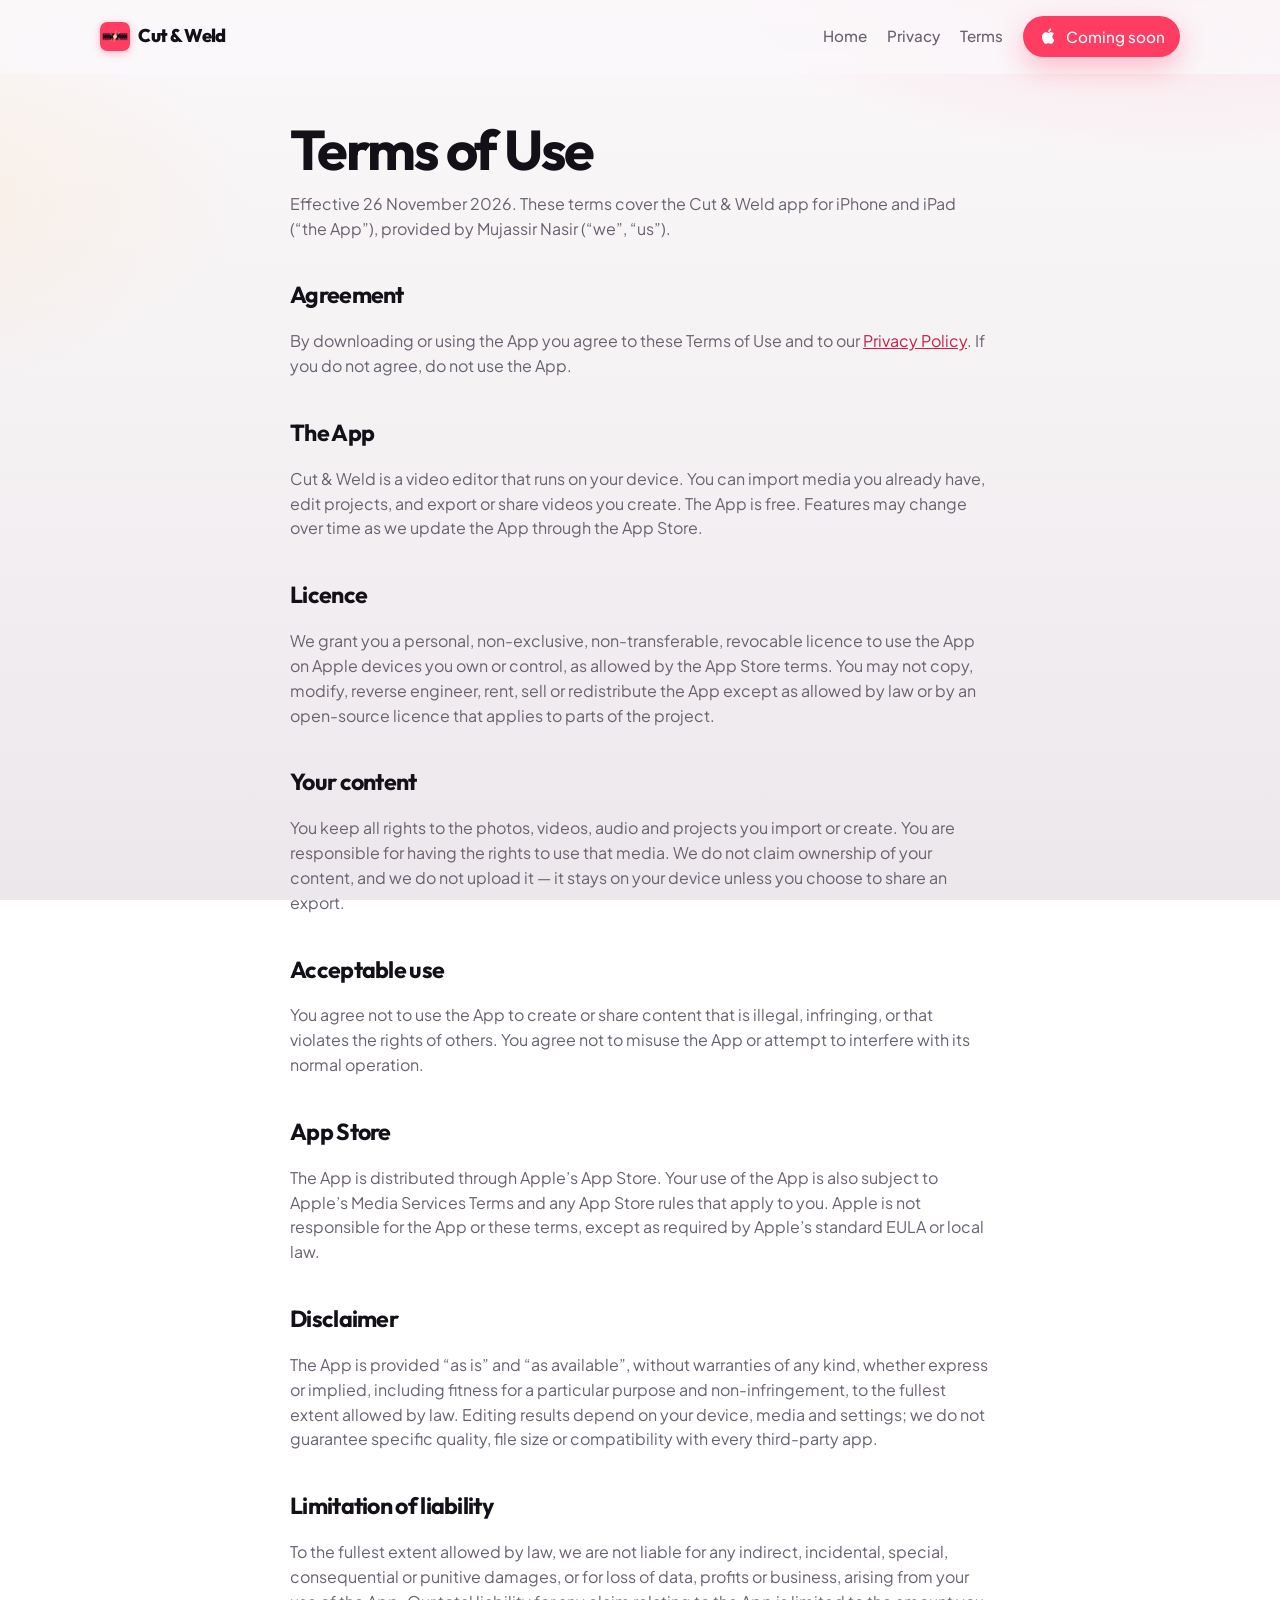
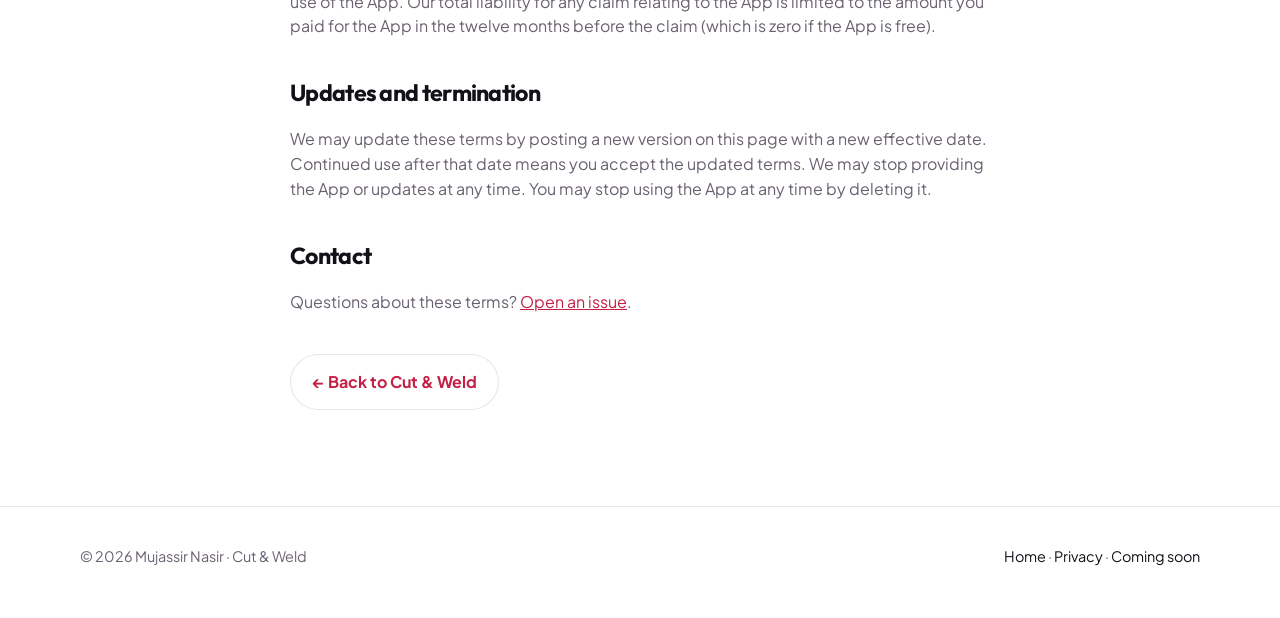
<file: docs/cutnweld/terms/index.html>
<!DOCTYPE html>
<html lang="en">
<head>
  <meta charset="UTF-8">
  <meta name="viewport" content="width=device-width, initial-scale=1.0">
  <title>Terms of Use · Cut &amp; Weld</title>
  <meta name="description" content="Terms of Use for Cut &amp; Weld, the private on-device video editor for iPhone and iPad.">
  <meta name="theme-color" content="#ff3c61">
  <link rel="canonical" href="https://mujassir.com/cutnweld/terms/">
  <link rel="icon" href="../icon.png" type="image/png">

  <meta property="og:type" content="website">
  <meta property="og:url" content="https://mujassir.com/cutnweld/terms/">
  <meta property="og:title" content="Cut &amp; Weld Terms of Use">
  <meta property="og:description" content="Terms of Use for Cut &amp; Weld on iPhone and iPad.">

  <link rel="preconnect" href="https://fonts.googleapis.com">
  <link rel="preconnect" href="https://fonts.gstatic.com" crossorigin>
  <link href="https://fonts.googleapis.com/css2?family=Outfit:wght@600;700;800&family=Plus+Jakarta+Sans:ital,wght@0,400;0,500;0,600;0,700;1,400&display=swap" rel="stylesheet">
  <link rel="stylesheet" href="../styles.css?v=20261126cs">
</head>
<body>
  <a class="skip" href="#main">Skip to content</a>

  <header class="site-header" id="site-header">
    <div class="site-header__inner">
      <a class="brand brand-mark" href="/cutnweld/">
        <img src="../icon.png" width="1024" height="1024" alt="">
        Cut &amp; Weld
      </a>
      <nav aria-label="Primary">
        <ul class="nav-links">
          <li><a href="/cutnweld/">Home</a></li>
          <li><a href="/cutnweld/privacy/">Privacy</a></li>
          <li><a href="/cutnweld/terms/" aria-current="page">Terms</a></li>
          <li>
            <a class="btn btn--primary btn--sm" href="/cutnweld/coming-soon/">
              <svg class="apple-icon" viewBox="0 0 24 24" aria-hidden="true" fill="currentColor"><path d="M18.71 19.5c-.83 1.24-1.71 2.45-3.05 2.47-1.34.03-1.77-.79-3.29-.79-1.53 0-2 .77-3.27.82-1.31.05-2.3-1.32-3.14-2.53C4.25 17 2.94 12.45 4.7 9.39c.87-1.52 2.43-2.48 4.12-2.51 1.28-.02 2.5.87 3.29.87.78 0 2.26-1.07 3.81-.91.65.03 2.47.26 3.64 1.98-.09.06-2.17 1.28-2.15 3.81.03 3.02 2.65 4.03 2.68 4.04-.03.07-.42 1.44-1.38 2.83M13 3.5c.73-.83 1.94-1.46 2.94-1.5.13 1.17-.34 2.35-1.04 3.19-.69.85-1.83 1.51-2.95 1.42-.15-1.15.41-2.35 1.05-3.11z"/></svg>
              Coming soon
            </a>
          </li>
        </ul>
      </nav>
    </div>
  </header>

  <main id="main" class="privacy-page">
    <h1>Terms of Use</h1>
    <p class="updated">Effective 26 November 2026. These terms cover the Cut &amp; Weld app for iPhone and iPad (“the App”), provided by Mujassir Nasir (“we”, “us”).</p>

    <h2>Agreement</h2>
    <p>By downloading or using the App you agree to these Terms of Use and to our <a href="/cutnweld/privacy/">Privacy Policy</a>. If you do not agree, do not use the App.</p>

    <h2>The App</h2>
    <p>Cut &amp; Weld is a video editor that runs on your device. You can import media you already have, edit projects, and export or share videos you create. The App is free. Features may change over time as we update the App through the App Store.</p>

    <h2>Licence</h2>
    <p>We grant you a personal, non-exclusive, non-transferable, revocable licence to use the App on Apple devices you own or control, as allowed by the App Store terms. You may not copy, modify, reverse engineer, rent, sell or redistribute the App except as allowed by law or by an open-source licence that applies to parts of the project.</p>

    <h2>Your content</h2>
    <p>You keep all rights to the photos, videos, audio and projects you import or create. You are responsible for having the rights to use that media. We do not claim ownership of your content, and we do not upload it — it stays on your device unless you choose to share an export.</p>

    <h2>Acceptable use</h2>
    <p>You agree not to use the App to create or share content that is illegal, infringing, or that violates the rights of others. You agree not to misuse the App or attempt to interfere with its normal operation.</p>

    <h2>App Store</h2>
    <p>The App is distributed through Apple’s App Store. Your use of the App is also subject to Apple’s Media Services Terms and any App Store rules that apply to you. Apple is not responsible for the App or these terms, except as required by Apple’s standard EULA or local law.</p>

    <h2>Disclaimer</h2>
    <p>The App is provided “as is” and “as available”, without warranties of any kind, whether express or implied, including fitness for a particular purpose and non-infringement, to the fullest extent allowed by law. Editing results depend on your device, media and settings; we do not guarantee specific quality, file size or compatibility with every third-party app.</p>

    <h2>Limitation of liability</h2>
    <p>To the fullest extent allowed by law, we are not liable for any indirect, incidental, special, consequential or punitive damages, or for loss of data, profits or business, arising from your use of the App. Our total liability for any claim relating to the App is limited to the amount you paid for the App in the twelve months before the claim (which is zero if the App is free).</p>

    <h2>Updates and termination</h2>
    <p>We may update these terms by posting a new version on this page with a new effective date. Continued use after that date means you accept the updated terms. We may stop providing the App or updates at any time. You may stop using the App at any time by deleting it.</p>

    <h2>Contact</h2>
    <p>Questions about these terms? <a href="https://github.com/mujassir/video-editor/issues/new" target="_blank" rel="noopener noreferrer">Open an issue</a>.</p>

    <p style="margin-top: 2.5rem;">
      <a class="btn btn--ghost" href="/cutnweld/">← Back to Cut &amp; Weld</a>
    </p>
  </main>

  <footer class="site-footer">
    <div class="site-footer__inner">
      <p>© 2026 Mujassir Nasir · Cut &amp; Weld</p>
      <p>
        <a href="/cutnweld/">Home</a>
        ·
        <a href="/cutnweld/privacy/">Privacy</a>
        ·
        <a href="/cutnweld/coming-soon/">Coming soon</a>
      </p>
    </div>
  </footer>

  <script>
    const header = document.getElementById("site-header");
    const onScroll = () => header.classList.toggle("is-scrolled", window.scrollY > 8);
    onScroll();
    window.addEventListener("scroll", onScroll, { passive: true });
  </script>
</body>
</html>
</file>
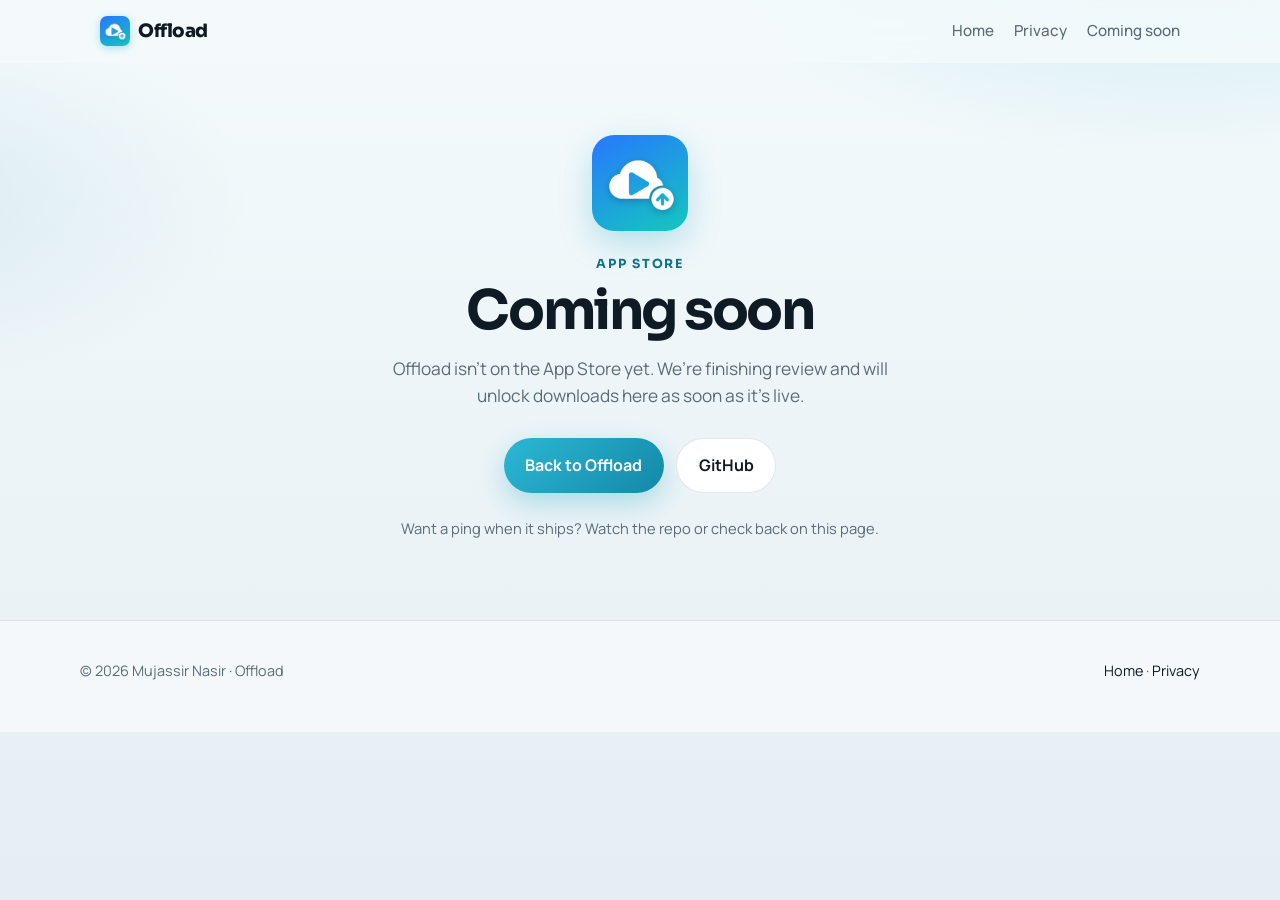
<file: docs/offload/coming-soon/index.html>
<!DOCTYPE html>
<html lang="en">
<head>
  <meta charset="UTF-8">
  <meta name="viewport" content="width=device-width, initial-scale=1.0">
  <title>Coming Soon · Offload</title>
  <meta name="description" content="Offload is coming soon to the App Store. Free iPhone space by moving large videos to your own cloud.">
  <meta name="theme-color" content="#1aa7c5">
  <meta name="robots" content="noindex">
  <link rel="canonical" href="https://mujassir.com/offload/coming-soon/">
  <link rel="icon" href="../icon.png" type="image/png">

  <meta property="og:type" content="website">
  <meta property="og:url" content="https://mujassir.com/offload/coming-soon/">
  <meta property="og:title" content="Coming Soon · Offload">
  <meta property="og:description" content="Offload is coming soon to the App Store.">
  <meta property="og:image" content="https://mujassir.com/offload/icon.png">

  <link rel="preconnect" href="https://fonts.googleapis.com">
  <link rel="preconnect" href="https://fonts.gstatic.com" crossorigin>
  <link href="https://fonts.googleapis.com/css2?family=Manrope:wght@400;500;600;700&family=Sora:wght@600;700;800&display=swap" rel="stylesheet">
  <link rel="stylesheet" href="../styles.css?v=20261126cs">
</head>
<body>
  <a class="skip" href="#main">Skip to content</a>

  <header class="site-header" id="site-header">
    <div class="site-header__inner">
      <a class="brand brand-mark" href="/offload/">
        <img src="../icon.png" width="512" height="512" alt="">
        Offload
      </a>
      <nav aria-label="Primary">
        <ul class="nav-links">
          <li><a href="/offload/">Home</a></li>
          <li><a href="/offload/privacy/">Privacy</a></li>
          <li><a href="/offload/coming-soon/" aria-current="page">Coming soon</a></li>
        </ul>
      </nav>
    </div>
  </header>

  <main id="main" class="coming-soon">
    <img class="coming-soon__icon" src="../icon.png" width="512" height="512" alt="Offload">
    <p class="coming-soon__eyebrow">App Store</p>
    <h1>Coming soon</h1>
    <p class="coming-soon__lede">Offload isn’t on the App Store yet. We’re finishing review and will unlock downloads here as soon as it’s live.</p>
    <div class="coming-soon__actions">
      <a class="btn btn--primary" href="/offload/">Back to Offload</a>
      <a class="btn btn--ghost" href="https://github.com/mujassir/ios-storage-manager" target="_blank" rel="noopener noreferrer">GitHub</a>
    </div>
    <p class="coming-soon__note">Want a ping when it ships? Watch the repo or check back on this page.</p>
  </main>

  <footer class="site-footer">
    <div class="site-footer__inner">
      <p>© 2026 Mujassir Nasir · Offload</p>
      <p>
        <a href="/offload/">Home</a>
        ·
        <a href="/offload/privacy/">Privacy</a>
      </p>
    </div>
  </footer>

  <script>
    const header = document.getElementById("site-header");
    const onScroll = () => header.classList.toggle("is-scrolled", window.scrollY > 8);
    onScroll();
    window.addEventListener("scroll", onScroll, { passive: true });
  </script>
</body>
</html>
</file>
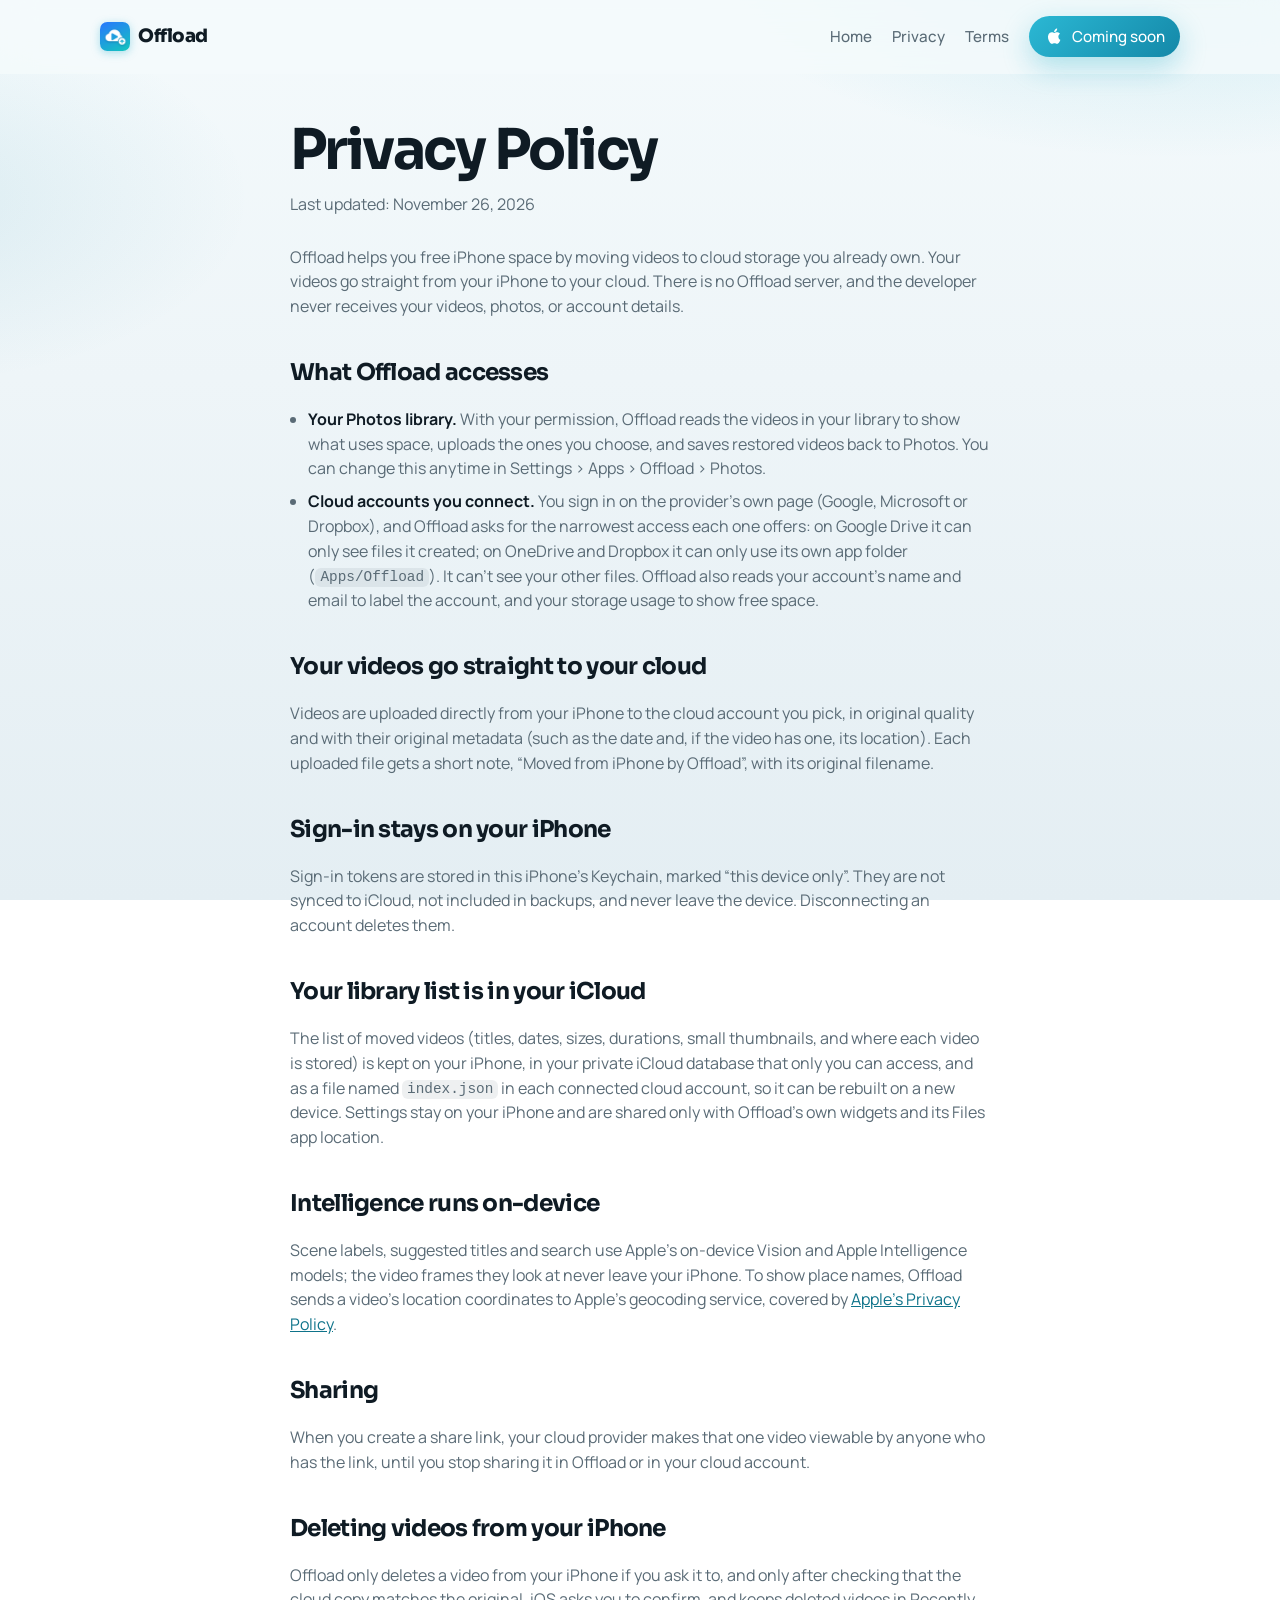
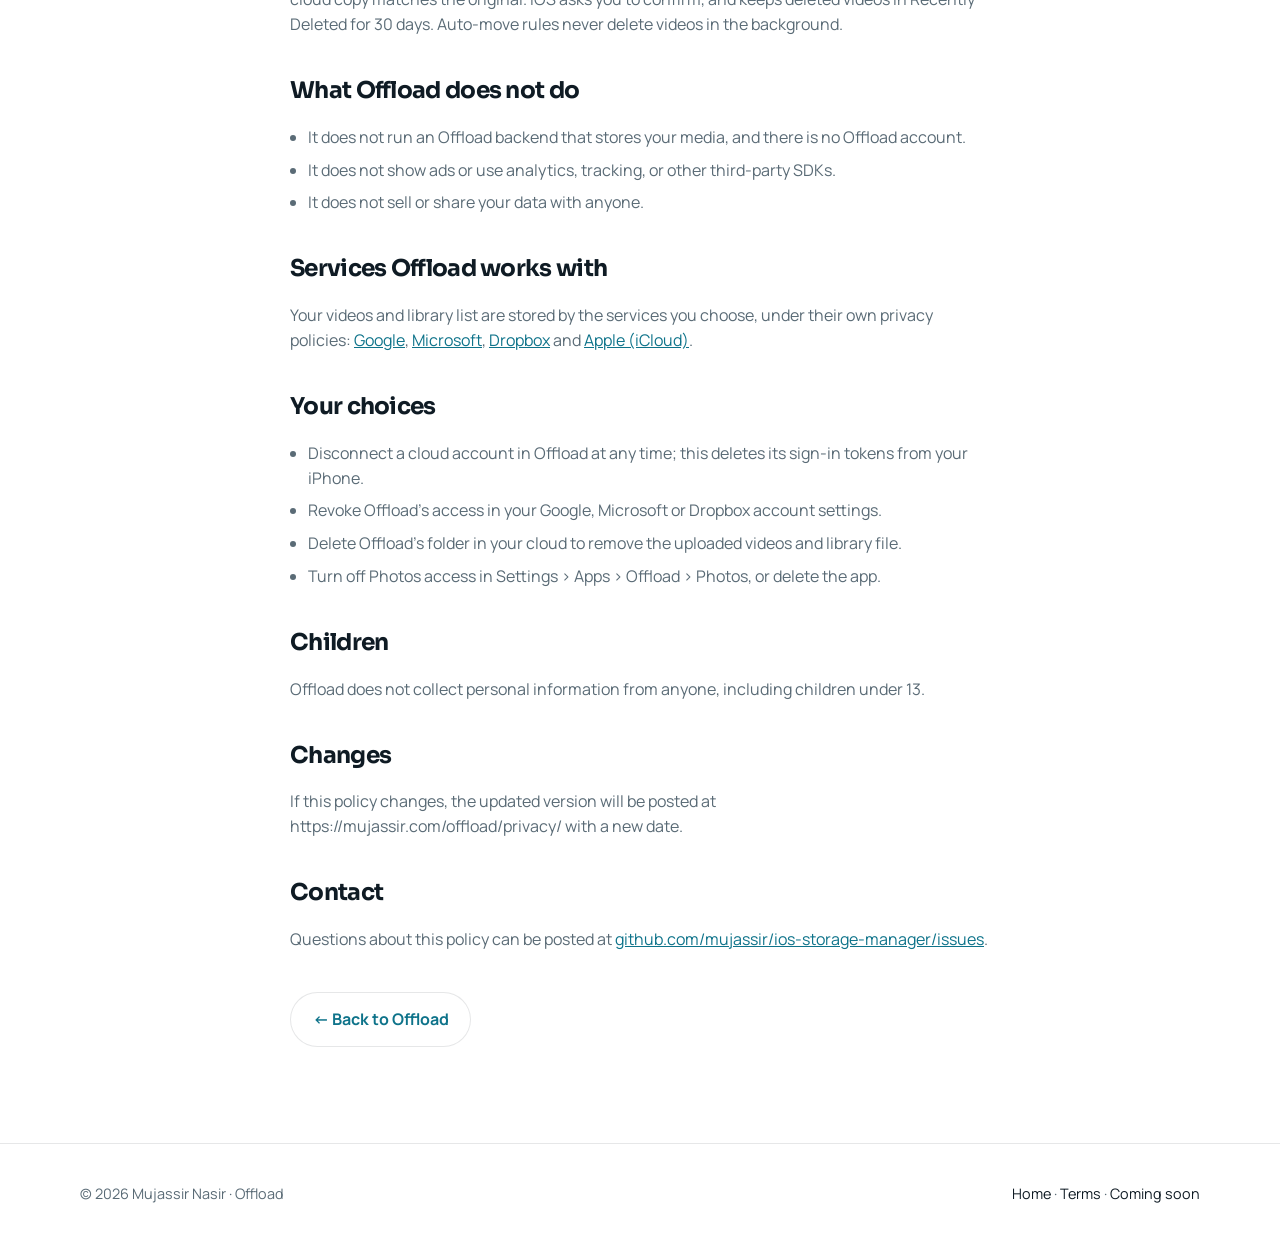
<file: docs/offload/privacy/index.html>
<!DOCTYPE html>
<html lang="en">
<head>
  <meta charset="UTF-8">
  <meta name="viewport" content="width=device-width, initial-scale=1.0">
  <title>Privacy Policy · Offload</title>
  <meta name="description" content="Offload Privacy Policy. Your videos go to your own Google Drive, OneDrive or Dropbox. No Offload server, no tracking. Tokens stay on your iPhone.">
  <meta name="theme-color" content="#1aa7c5">
  <link rel="canonical" href="https://mujassir.com/offload/privacy/">
  <link rel="icon" href="../icon.png" type="image/png">

  <meta property="og:type" content="website">
  <meta property="og:url" content="https://mujassir.com/offload/privacy/">
  <meta property="og:title" content="Offload Privacy Policy">
  <meta property="og:description" content="Your videos go to your cloud. No Offload server. Tokens stay on your iPhone.">

  <link rel="preconnect" href="https://fonts.googleapis.com">
  <link rel="preconnect" href="https://fonts.gstatic.com" crossorigin>
  <link href="https://fonts.googleapis.com/css2?family=Manrope:wght@400;500;600;700&family=Sora:wght@600;700;800&display=swap" rel="stylesheet">
  <link rel="stylesheet" href="../styles.css?v=20261126cs">
</head>
<body>
  <a class="skip" href="#main">Skip to content</a>

  <header class="site-header" id="site-header">
    <div class="site-header__inner">
      <a class="brand brand-mark" href="/offload/">
        <img src="../icon.png" width="512" height="512" alt="">
        Offload
      </a>
      <nav aria-label="Primary">
        <ul class="nav-links">
          <li class="nav-hide-sm"><a href="/offload/">Home</a></li>
          <li><a href="/offload/privacy/" aria-current="page">Privacy</a></li>
          <li><a href="/offload/terms/">Terms</a></li>
          <li>
            <a class="btn btn--primary btn--sm" href="/offload/coming-soon/">
              <svg class="apple-icon" viewBox="0 0 24 24" aria-hidden="true" fill="currentColor"><path d="M18.71 19.5c-.83 1.24-1.71 2.45-3.05 2.47-1.34.03-1.77-.79-3.29-.79-1.53 0-2 .77-3.27.82-1.31.05-2.3-1.32-3.14-2.53C4.25 17 2.94 12.45 4.7 9.39c.87-1.52 2.43-2.48 4.12-2.51 1.28-.02 2.5.87 3.29.87.78 0 2.26-1.07 3.81-.91.65.03 2.47.26 3.64 1.98-.09.06-2.17 1.28-2.15 3.81.03 3.02 2.65 4.03 2.68 4.04-.03.07-.42 1.44-1.38 2.83M13 3.5c.73-.83 1.94-1.46 2.94-1.5.13 1.17-.34 2.35-1.04 3.19-.69.85-1.83 1.51-2.95 1.42-.15-1.15.41-2.35 1.05-3.11z"/></svg>
              Coming soon
            </a>
          </li>
        </ul>
      </nav>
    </div>
  </header>

  <main id="main" class="privacy-page">
    <h1>Privacy Policy</h1>
    <p class="updated">Last updated: November 26, 2026</p>

    <p>Offload helps you free iPhone space by moving videos to cloud storage you already own. Your videos go straight from your iPhone to your cloud. There is no Offload server, and the developer never receives your videos, photos, or account details.</p>

    <h2>What Offload accesses</h2>
    <ul>
      <li><strong>Your Photos library.</strong> With your permission, Offload reads the videos in your library to show what uses space, uploads the ones you choose, and saves restored videos back to Photos. You can change this anytime in Settings › Apps › Offload › Photos.</li>
      <li><strong>Cloud accounts you connect.</strong> You sign in on the provider’s own page (Google, Microsoft or Dropbox), and Offload asks for the narrowest access each one offers: on Google Drive it can only see files it created; on OneDrive and Dropbox it can only use its own app folder (<code>Apps/Offload</code>). It can’t see your other files. Offload also reads your account’s name and email to label the account, and your storage usage to show free space.</li>
    </ul>

    <h2>Your videos go straight to your cloud</h2>
    <p>Videos are uploaded directly from your iPhone to the cloud account you pick, in original quality and with their original metadata (such as the date and, if the video has one, its location). Each uploaded file gets a short note, “Moved from iPhone by Offload”, with its original filename.</p>

    <h2>Sign-in stays on your iPhone</h2>
    <p>Sign-in tokens are stored in this iPhone’s Keychain, marked “this device only”. They are not synced to iCloud, not included in backups, and never leave the device. Disconnecting an account deletes them.</p>

    <h2>Your library list is in your iCloud</h2>
    <p>The list of moved videos (titles, dates, sizes, durations, small thumbnails, and where each video is stored) is kept on your iPhone, in your private iCloud database that only you can access, and as a file named <code>index.json</code> in each connected cloud account, so it can be rebuilt on a new device. Settings stay on your iPhone and are shared only with Offload’s own widgets and its Files app location.</p>

    <h2>Intelligence runs on-device</h2>
    <p>Scene labels, suggested titles and search use Apple’s on-device Vision and Apple Intelligence models; the video frames they look at never leave your iPhone. To show place names, Offload sends a video’s location coordinates to Apple’s geocoding service, covered by <a href="https://www.apple.com/legal/privacy/" target="_blank" rel="noopener noreferrer">Apple’s Privacy Policy</a>.</p>

    <h2>Sharing</h2>
    <p>When you create a share link, your cloud provider makes that one video viewable by anyone who has the link, until you stop sharing it in Offload or in your cloud account.</p>

    <h2>Deleting videos from your iPhone</h2>
    <p>Offload only deletes a video from your iPhone if you ask it to, and only after checking that the cloud copy matches the original. iOS asks you to confirm, and keeps deleted videos in Recently Deleted for 30 days. Auto-move rules never delete videos in the background.</p>

    <h2>What Offload does not do</h2>
    <ul>
      <li>It does not run an Offload backend that stores your media, and there is no Offload account.</li>
      <li>It does not show ads or use analytics, tracking, or other third-party SDKs.</li>
      <li>It does not sell or share your data with anyone.</li>
    </ul>

    <h2>Services Offload works with</h2>
    <p>Your videos and library list are stored by the services you choose, under their own privacy policies: <a href="https://policies.google.com/privacy" target="_blank" rel="noopener noreferrer">Google</a>, <a href="https://privacy.microsoft.com/privacystatement" target="_blank" rel="noopener noreferrer">Microsoft</a>, <a href="https://www.dropbox.com/privacy" target="_blank" rel="noopener noreferrer">Dropbox</a> and <a href="https://www.apple.com/legal/privacy/" target="_blank" rel="noopener noreferrer">Apple (iCloud)</a>.</p>

    <h2>Your choices</h2>
    <ul>
      <li>Disconnect a cloud account in Offload at any time; this deletes its sign-in tokens from your iPhone.</li>
      <li>Revoke Offload’s access in your Google, Microsoft or Dropbox account settings.</li>
      <li>Delete Offload’s folder in your cloud to remove the uploaded videos and library file.</li>
      <li>Turn off Photos access in Settings › Apps › Offload › Photos, or delete the app.</li>
    </ul>

    <h2>Children</h2>
    <p>Offload does not collect personal information from anyone, including children under 13.</p>

    <h2>Changes</h2>
    <p>If this policy changes, the updated version will be posted at https://mujassir.com/offload/privacy/ with a new date.</p>

    <h2>Contact</h2>
    <p>Questions about this policy can be posted at <a href="https://github.com/mujassir/ios-storage-manager/issues" target="_blank" rel="noopener noreferrer">github.com/mujassir/ios-storage-manager/issues</a>.</p>

    <p style="margin-top: 2.5rem;">
      <a class="btn btn--ghost" href="/offload/">← Back to Offload</a>
    </p>
  </main>

  <footer class="site-footer">
    <div class="site-footer__inner">
      <p>© 2026 Mujassir Nasir · Offload</p>
      <p>
        <a href="/offload/">Home</a>
        ·
        <a href="/offload/terms/">Terms</a>
        ·
        <a href="/offload/coming-soon/">Coming soon</a>
      </p>
    </div>
  </footer>

  <script>
    const header = document.getElementById("site-header");
    const onScroll = () => header.classList.toggle("is-scrolled", window.scrollY > 8);
    onScroll();
    window.addEventListener("scroll", onScroll, { passive: true });
  </script>
</body>
</html>
</file>
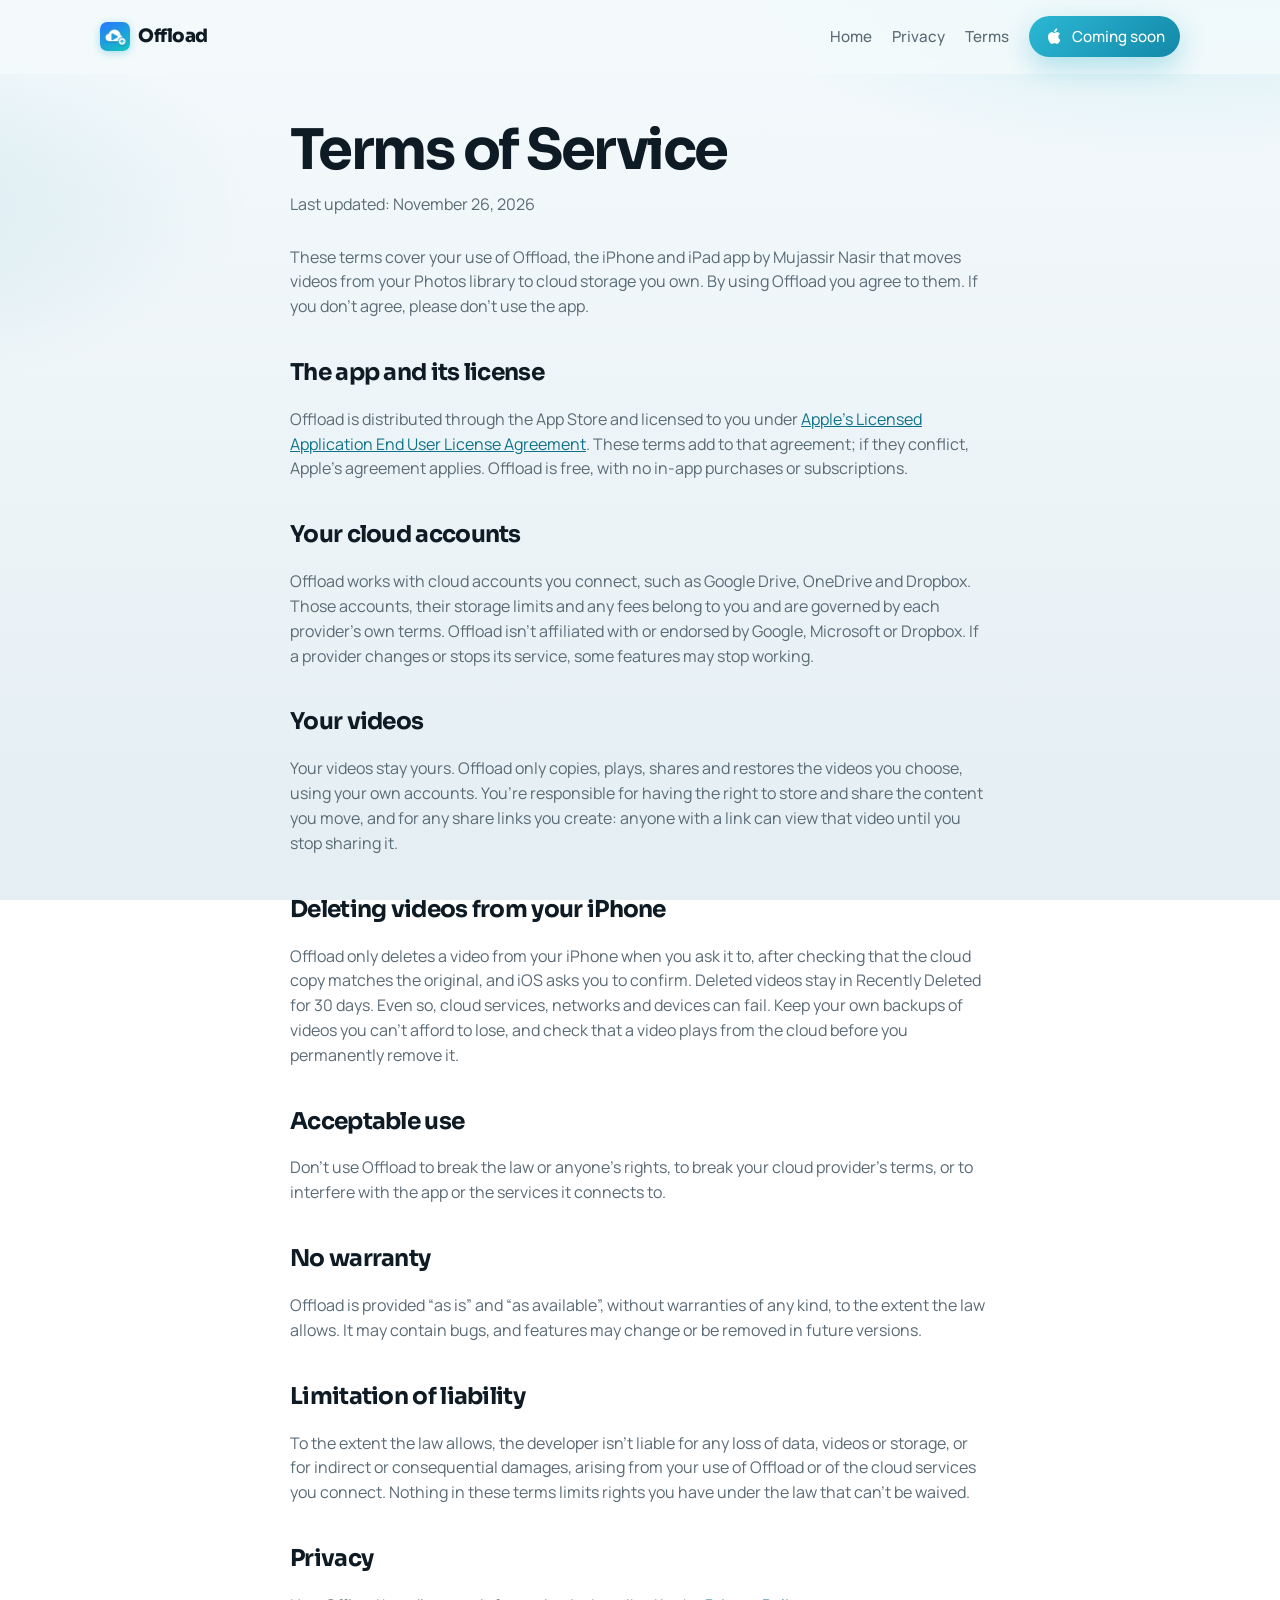
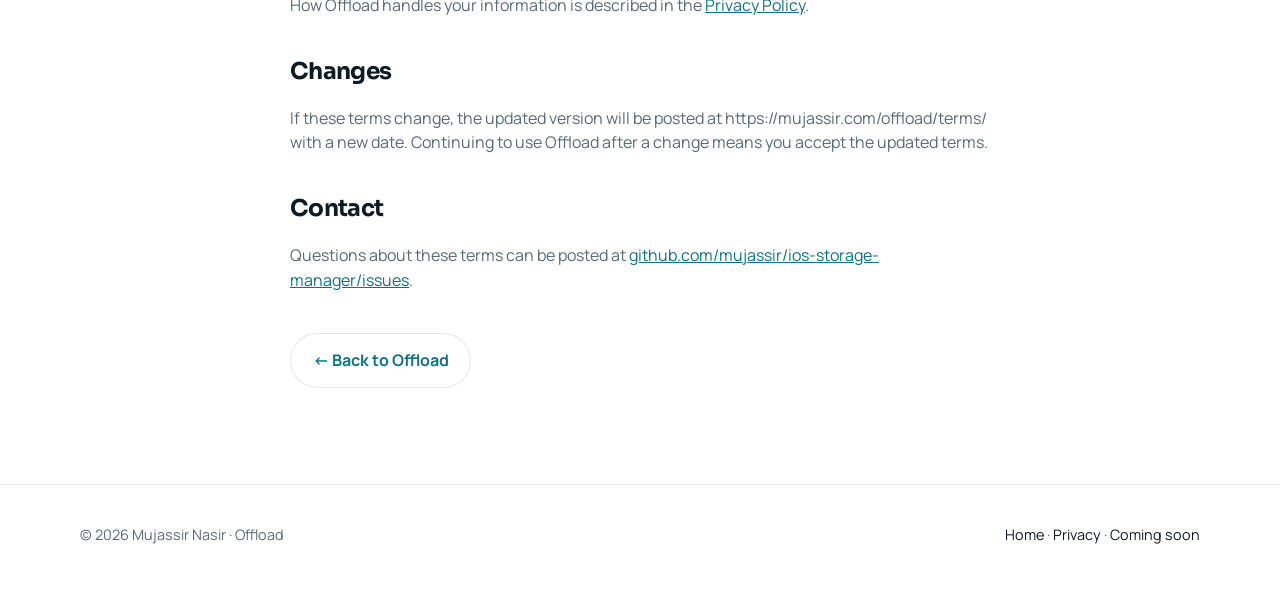
<file: docs/offload/terms/index.html>
<!DOCTYPE html>
<html lang="en">
<head>
  <meta charset="UTF-8">
  <meta name="viewport" content="width=device-width, initial-scale=1.0">
  <title>Terms of Service · Offload</title>
  <meta name="description" content="Offload Terms of Service: the rules for using Offload, the free iPhone app that moves your videos to your own cloud.">
  <meta name="theme-color" content="#1aa7c5">
  <link rel="canonical" href="https://mujassir.com/offload/terms/">
  <link rel="icon" href="../icon.png" type="image/png">

  <meta property="og:type" content="website">
  <meta property="og:url" content="https://mujassir.com/offload/terms/">
  <meta property="og:title" content="Offload Terms of Service">
  <meta property="og:description" content="The rules for using Offload, the free iPhone app that moves your videos to your own cloud.">

  <link rel="preconnect" href="https://fonts.googleapis.com">
  <link rel="preconnect" href="https://fonts.gstatic.com" crossorigin>
  <link href="https://fonts.googleapis.com/css2?family=Manrope:wght@400;500;600;700&family=Sora:wght@600;700;800&display=swap" rel="stylesheet">
  <link rel="stylesheet" href="../styles.css?v=20261126cs">
</head>
<body>
  <a class="skip" href="#main">Skip to content</a>

  <header class="site-header" id="site-header">
    <div class="site-header__inner">
      <a class="brand brand-mark" href="/offload/">
        <img src="../icon.png" width="512" height="512" alt="">
        Offload
      </a>
      <nav aria-label="Primary">
        <ul class="nav-links">
          <li class="nav-hide-sm"><a href="/offload/">Home</a></li>
          <li><a href="/offload/privacy/">Privacy</a></li>
          <li><a href="/offload/terms/" aria-current="page">Terms</a></li>
          <li>
            <a class="btn btn--primary btn--sm" href="/offload/coming-soon/">
              <svg class="apple-icon" viewBox="0 0 24 24" aria-hidden="true" fill="currentColor"><path d="M18.71 19.5c-.83 1.24-1.71 2.45-3.05 2.47-1.34.03-1.77-.79-3.29-.79-1.53 0-2 .77-3.27.82-1.31.05-2.3-1.32-3.14-2.53C4.25 17 2.94 12.45 4.7 9.39c.87-1.52 2.43-2.48 4.12-2.51 1.28-.02 2.5.87 3.29.87.78 0 2.26-1.07 3.81-.91.65.03 2.47.26 3.64 1.98-.09.06-2.17 1.28-2.15 3.81.03 3.02 2.65 4.03 2.68 4.04-.03.07-.42 1.44-1.38 2.83M13 3.5c.73-.83 1.94-1.46 2.94-1.5.13 1.17-.34 2.35-1.04 3.19-.69.85-1.83 1.51-2.95 1.42-.15-1.15.41-2.35 1.05-3.11z"/></svg>
              Coming soon
            </a>
          </li>
        </ul>
      </nav>
    </div>
  </header>

  <main id="main" class="privacy-page">
    <h1>Terms of Service</h1>
    <p class="updated">Last updated: November 26, 2026</p>

    <p>These terms cover your use of Offload, the iPhone and iPad app by Mujassir Nasir that moves videos from your Photos library to cloud storage you own. By using Offload you agree to them. If you don’t agree, please don’t use the app.</p>

    <h2>The app and its license</h2>
    <p>Offload is distributed through the App Store and licensed to you under <a href="https://www.apple.com/legal/internet-services/itunes/dev/stdeula/" target="_blank" rel="noopener noreferrer">Apple’s Licensed Application End User License Agreement</a>. These terms add to that agreement; if they conflict, Apple’s agreement applies. Offload is free, with no in-app purchases or subscriptions.</p>

    <h2>Your cloud accounts</h2>
    <p>Offload works with cloud accounts you connect, such as Google Drive, OneDrive and Dropbox. Those accounts, their storage limits and any fees belong to you and are governed by each provider’s own terms. Offload isn’t affiliated with or endorsed by Google, Microsoft or Dropbox. If a provider changes or stops its service, some features may stop working.</p>

    <h2>Your videos</h2>
    <p>Your videos stay yours. Offload only copies, plays, shares and restores the videos you choose, using your own accounts. You’re responsible for having the right to store and share the content you move, and for any share links you create: anyone with a link can view that video until you stop sharing it.</p>

    <h2>Deleting videos from your iPhone</h2>
    <p>Offload only deletes a video from your iPhone when you ask it to, after checking that the cloud copy matches the original, and iOS asks you to confirm. Deleted videos stay in Recently Deleted for 30 days. Even so, cloud services, networks and devices can fail. Keep your own backups of videos you can’t afford to lose, and check that a video plays from the cloud before you permanently remove it.</p>

    <h2>Acceptable use</h2>
    <p>Don’t use Offload to break the law or anyone’s rights, to break your cloud provider’s terms, or to interfere with the app or the services it connects to.</p>

    <h2>No warranty</h2>
    <p>Offload is provided “as is” and “as available”, without warranties of any kind, to the extent the law allows. It may contain bugs, and features may change or be removed in future versions.</p>

    <h2>Limitation of liability</h2>
    <p>To the extent the law allows, the developer isn’t liable for any loss of data, videos or storage, or for indirect or consequential damages, arising from your use of Offload or of the cloud services you connect. Nothing in these terms limits rights you have under the law that can’t be waived.</p>

    <h2>Privacy</h2>
    <p>How Offload handles your information is described in the <a href="/offload/privacy/">Privacy Policy</a>.</p>

    <h2>Changes</h2>
    <p>If these terms change, the updated version will be posted at https://mujassir.com/offload/terms/ with a new date. Continuing to use Offload after a change means you accept the updated terms.</p>

    <h2>Contact</h2>
    <p>Questions about these terms can be posted at <a href="https://github.com/mujassir/ios-storage-manager/issues" target="_blank" rel="noopener noreferrer">github.com/mujassir/ios-storage-manager/issues</a>.</p>

    <p style="margin-top: 2.5rem;">
      <a class="btn btn--ghost" href="/offload/">← Back to Offload</a>
    </p>
  </main>

  <footer class="site-footer">
    <div class="site-footer__inner">
      <p>© 2026 Mujassir Nasir · Offload</p>
      <p>
        <a href="/offload/">Home</a>
        ·
        <a href="/offload/privacy/">Privacy</a>
        ·
        <a href="/offload/coming-soon/">Coming soon</a>
      </p>
    </div>
  </footer>

  <script>
    const header = document.getElementById("site-header");
    const onScroll = () => header.classList.toggle("is-scrolled", window.scrollY > 8);
    onScroll();
    window.addEventListener("scroll", onScroll, { passive: true });
  </script>
</body>
</html>
</file>
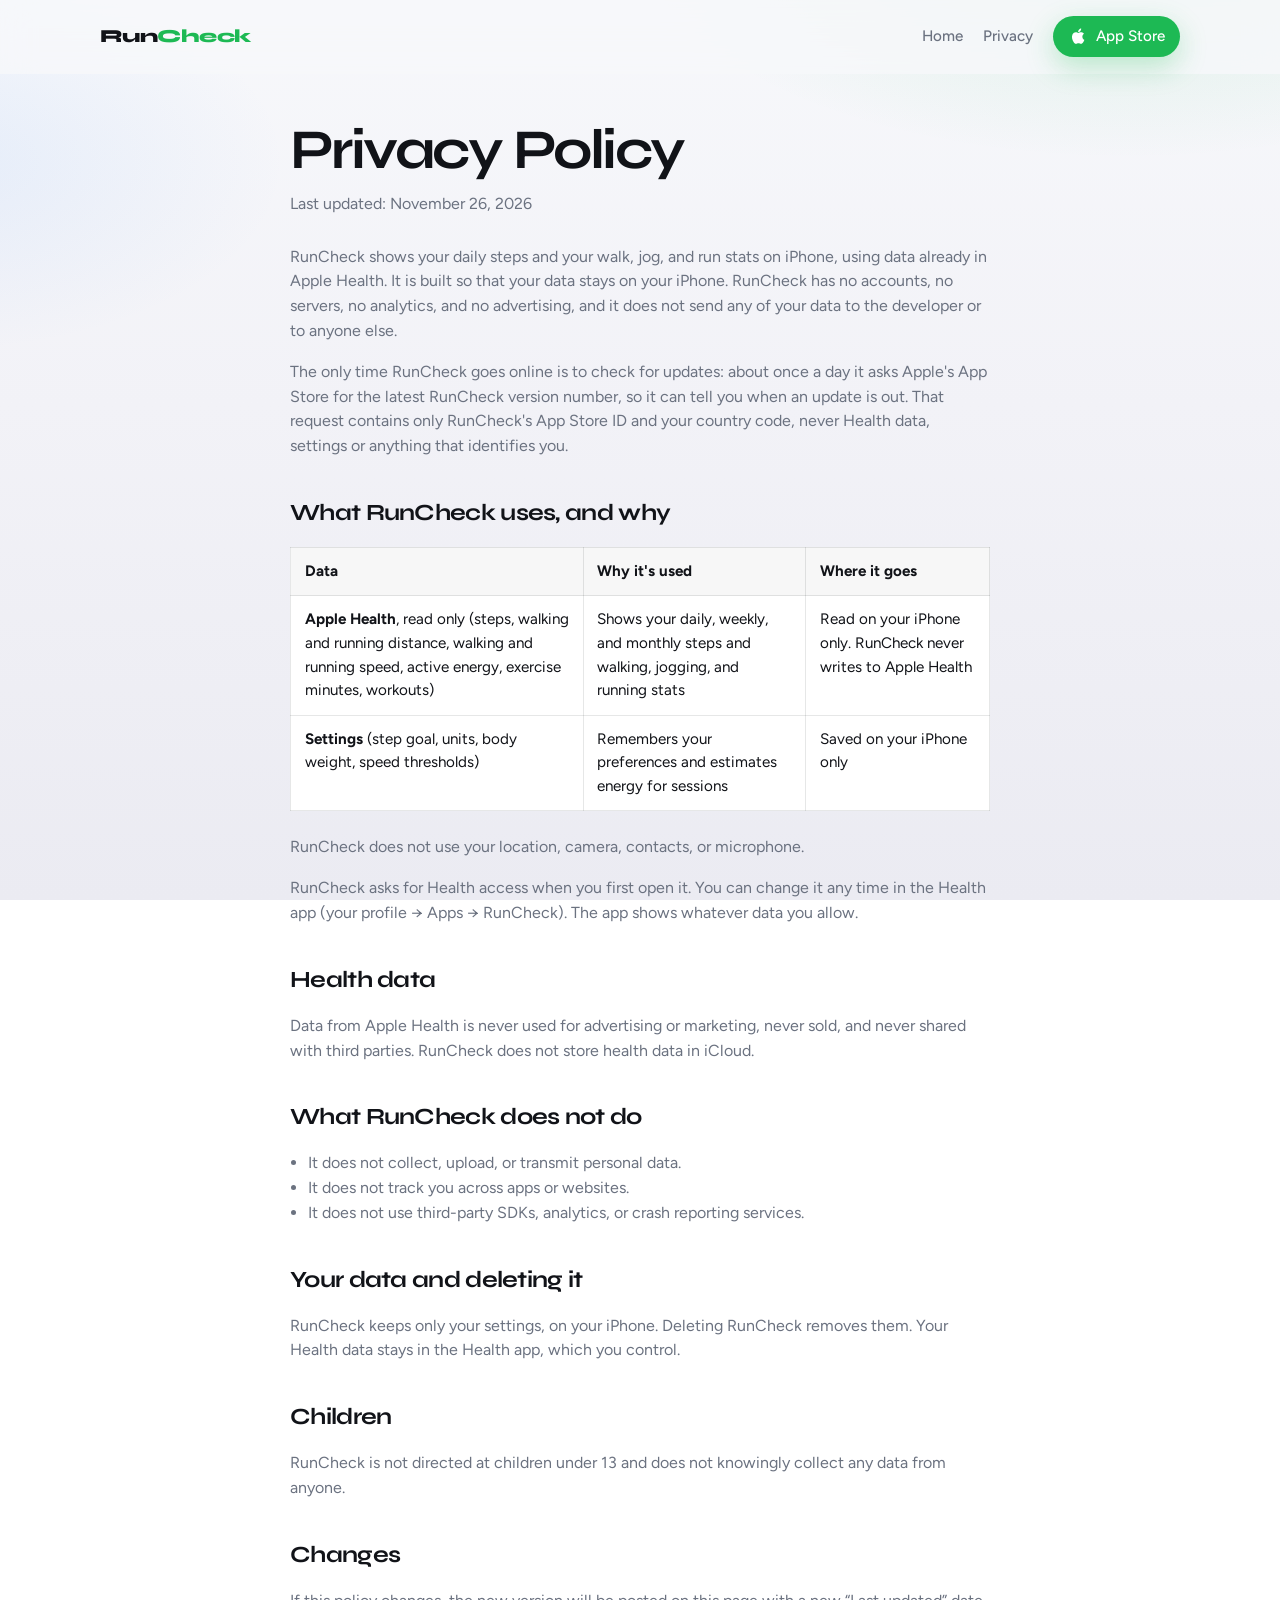
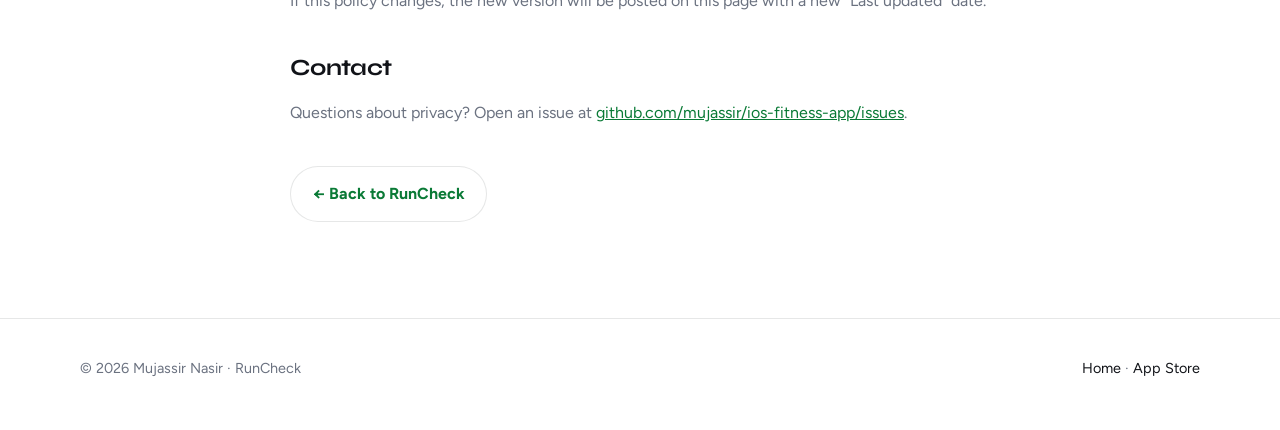
<file: docs/runcheck/privacy/index.html>
<!DOCTYPE html>
<html lang="en">
<head>
  <meta charset="UTF-8">
  <meta name="viewport" content="width=device-width, initial-scale=1.0">
  <title>Privacy Policy · RunCheck</title>
  <meta name="description" content="RunCheck Privacy Policy. Your Health data stays on your iPhone. No accounts, analytics, or advertising.">
  <meta name="theme-color" content="#f2f2f7">
  <link rel="canonical" href="https://mujassir.com/runcheck/privacy/">

  <meta property="og:type" content="website">
  <meta property="og:url" content="https://mujassir.com/runcheck/privacy/">
  <meta property="og:title" content="RunCheck Privacy Policy">
  <meta property="og:description" content="Your Health data stays on your iPhone. No accounts, analytics, or advertising.">

  <link rel="preconnect" href="https://fonts.googleapis.com">
  <link rel="preconnect" href="https://fonts.gstatic.com" crossorigin>
  <link href="https://fonts.googleapis.com/css2?family=Figtree:wght@400;500;600;700&family=Syne:wght@700;800&display=swap" rel="stylesheet">
  <link rel="stylesheet" href="../styles.css?v=20261126c">
</head>
<body>
  <a class="skip" href="#main">Skip to content</a>

  <header class="site-header" id="site-header">
    <div class="site-header__inner">
      <a class="brand" href="/runcheck/">Run<span>Check</span></a>
      <nav aria-label="Primary">
        <ul class="nav-links">
          <li><a href="/runcheck/">Home</a></li>
          <li><a href="/runcheck/privacy/" aria-current="page">Privacy</a></li>
          <li>
            <a class="btn btn--primary btn--sm" href="https://apps.apple.com/kr/app/runcheck-walk-run-stats/id6838771772?l=en-GB" target="_blank" rel="noopener noreferrer">
              <svg class="apple-icon" viewBox="0 0 24 24" aria-hidden="true" fill="currentColor"><path d="M18.71 19.5c-.83 1.24-1.71 2.45-3.05 2.47-1.34.03-1.77-.79-3.29-.79-1.53 0-2 .77-3.27.82-1.31.05-2.3-1.32-3.14-2.53C4.25 17 2.94 12.45 4.7 9.39c.87-1.52 2.43-2.48 4.12-2.51 1.28-.02 2.5.87 3.29.87.78 0 2.26-1.07 3.81-.91.65.03 2.47.26 3.64 1.98-.09.06-2.17 1.28-2.15 3.81.03 3.02 2.65 4.03 2.68 4.04-.03.07-.42 1.44-1.38 2.83M13 3.5c.73-.83 1.94-1.46 2.94-1.5.13 1.17-.34 2.35-1.04 3.19-.69.85-1.83 1.51-2.95 1.42-.15-1.15.41-2.35 1.05-3.11z"/></svg>
              App Store
            </a>
          </li>
        </ul>
      </nav>
    </div>
  </header>

  <main id="main" class="privacy-page">
    <h1>Privacy Policy</h1>
    <p class="updated">Last updated: November 26, 2026</p>

    <p>RunCheck shows your daily steps and your walk, jog, and run stats on iPhone, using data already in Apple Health. It is built so that your data stays on your iPhone. RunCheck has no accounts, no servers, no analytics, and no advertising, and it does not send any of your data to the developer or to anyone else.</p>

    <p>The only time RunCheck goes online is to check for updates: about once a day it asks Apple's App Store for the latest RunCheck version number, so it can tell you when an update is out. That request contains only RunCheck's App Store ID and your country code, never Health data, settings or anything that identifies you.</p>

    <h2>What RunCheck uses, and why</h2>
    <table>
      <thead>
        <tr>
          <th scope="col">Data</th>
          <th scope="col">Why it's used</th>
          <th scope="col">Where it goes</th>
        </tr>
      </thead>
      <tbody>
        <tr>
          <td><strong>Apple Health</strong>, read only (steps, walking and running distance, walking and running speed, active energy, exercise minutes, workouts)</td>
          <td>Shows your daily, weekly, and monthly steps and walking, jogging, and running stats</td>
          <td>Read on your iPhone only. RunCheck never writes to Apple Health</td>
        </tr>
        <tr>
          <td><strong>Settings</strong> (step goal, units, body weight, speed thresholds)</td>
          <td>Remembers your preferences and estimates energy for sessions</td>
          <td>Saved on your iPhone only</td>
        </tr>
      </tbody>
    </table>

    <p>RunCheck does not use your location, camera, contacts, or microphone.</p>
    <p>RunCheck asks for Health access when you first open it. You can change it any time in the Health app (your profile → Apps → RunCheck). The app shows whatever data you allow.</p>

    <h2>Health data</h2>
    <p>Data from Apple Health is never used for advertising or marketing, never sold, and never shared with third parties. RunCheck does not store health data in iCloud.</p>

    <h2>What RunCheck does not do</h2>
    <ul>
      <li>It does not collect, upload, or transmit personal data.</li>
      <li>It does not track you across apps or websites.</li>
      <li>It does not use third-party SDKs, analytics, or crash reporting services.</li>
    </ul>

    <h2>Your data and deleting it</h2>
    <p>RunCheck keeps only your settings, on your iPhone. Deleting RunCheck removes them. Your Health data stays in the Health app, which you control.</p>

    <h2>Children</h2>
    <p>RunCheck is not directed at children under 13 and does not knowingly collect any data from anyone.</p>

    <h2>Changes</h2>
    <p>If this policy changes, the new version will be posted on this page with a new “Last updated” date.</p>

    <h2>Contact</h2>
    <p>Questions about privacy? Open an issue at <a href="https://github.com/mujassir/ios-fitness-app/issues" target="_blank" rel="noopener noreferrer">github.com/mujassir/ios-fitness-app/issues</a>.</p>

    <p style="margin-top: 2.5rem;">
      <a class="btn btn--ghost" href="/runcheck/">← Back to RunCheck</a>
    </p>
  </main>

  <footer class="site-footer">
    <div class="site-footer__inner">
      <p>© 2026 Mujassir Nasir · RunCheck</p>
      <p>
        <a href="/runcheck/">Home</a>
        ·
        <a href="https://apps.apple.com/kr/app/runcheck-walk-run-stats/id6838771772?l=en-GB" target="_blank" rel="noopener noreferrer">App Store</a>
      </p>
    </div>
  </footer>

  <script>
    const header = document.getElementById("site-header");
    const onScroll = () => header.classList.toggle("is-scrolled", window.scrollY > 8);
    onScroll();
    window.addEventListener("scroll", onScroll, { passive: true });
  </script>
</body>
</html>
</file>
<file: docs/cassette/styles.css>
:root {
  --bg: #f3f1ef;
  --bg-elevated: #ffffff;
  --ink: #1a1614;
  --muted: #6b635c;
  --line: rgba(26, 22, 20, 0.1);
  --accent: #e85a1c;
  --accent-soft: rgba(232, 90, 28, 0.12);
  --accent-ink: #b33f0d;
  --shadow: 0 18px 40px rgba(26, 22, 20, 0.1);
  --max: 1120px;
  --font-display: "Bricolage Grotesque", sans-serif;
  --font-body: "DM Sans", sans-serif;
  --phone-max-h: min(62vh, 580px);
  --shot-max-h: min(56vh, 520px);
}

*,
*::before,
*::after {
  box-sizing: border-box;
}

html {
  scroll-behavior: smooth;
}

body {
  margin: 0;
  font-family: var(--font-body);
  color: var(--ink);
  background:
    radial-gradient(920px 460px at 92% -12%, rgba(232, 90, 28, 0.22), transparent 58%),
    radial-gradient(680px 360px at -8% 22%, rgba(26, 22, 20, 0.06), transparent 52%),
    linear-gradient(180deg, #faf7f4 0%, var(--bg) 42%, #ebe7e2 100%);
  background-attachment: fixed;
  line-height: 1.55;
  min-height: 100vh;
  -webkit-font-smoothing: antialiased;
}

img {
  max-width: 100%;
  height: auto;
  display: block;
}

a {
  color: inherit;
}

.skip {
  position: absolute;
  left: -999px;
  top: 0;
}

.skip:focus {
  left: 1rem;
  top: 1rem;
  z-index: 100;
  background: var(--accent);
  color: #fff;
  padding: 0.5rem 0.75rem;
}

.site-header {
  position: sticky;
  top: 0;
  z-index: 40;
  backdrop-filter: blur(16px);
  background: rgba(250, 247, 244, 0.82);
  border-bottom: 1px solid transparent;
  transition: border-color 0.3s ease, background 0.3s ease;
}

.site-header.is-scrolled {
  border-bottom-color: var(--line);
  background: rgba(255, 255, 255, 0.9);
}

.site-header__inner {
  max-width: var(--max);
  margin: 0 auto;
  padding: 1rem 1.25rem;
  display: flex;
  align-items: center;
  justify-content: space-between;
  gap: 1rem;
}

.brand {
  font-family: var(--font-display);
  font-weight: 800;
  font-size: 1.15rem;
  letter-spacing: -0.03em;
  text-decoration: none;
}

.brand span {
  color: var(--accent);
}

.nav-links {
  display: flex;
  align-items: center;
  gap: 1.25rem;
  list-style: none;
  margin: 0;
  padding: 0;
}

.nav-links a {
  text-decoration: none;
  color: var(--muted);
  font-size: 0.95rem;
  font-weight: 500;
  transition: color 0.2s ease;
}

.nav-links a:hover,
.nav-links a:focus-visible {
  color: var(--ink);
}

.nav-links .btn--primary,
.nav-links .btn--primary:hover,
.nav-links .btn--primary:focus-visible {
  color: #fff;
}

.btn {
  display: inline-flex;
  align-items: center;
  justify-content: center;
  gap: 0.55rem;
  text-decoration: none;
  font-weight: 700;
  border-radius: 999px;
  padding: 0.9rem 1.35rem;
  transition: transform 0.2s ease, box-shadow 0.2s ease, background 0.2s ease, border-color 0.2s ease;
}

.btn:hover {
  transform: translateY(-1px);
}

.btn:active {
  transform: translateY(0);
}

.btn--primary {
  background: var(--accent);
  color: #fff;
  box-shadow: 0 10px 28px rgba(232, 90, 28, 0.32);
}

.btn--primary:hover {
  box-shadow: 0 14px 32px rgba(232, 90, 28, 0.4);
}

.brand-mark {
  display: inline-flex;
  align-items: center;
  gap: 0.55rem;
  text-decoration: none;
}

.brand-mark img {
  width: 1.85rem;
  height: 1.85rem;
  border-radius: 0.45rem;
  box-shadow: 0 2px 8px rgba(232, 90, 28, 0.35);
}

.formats {
  display: flex;
  flex-wrap: wrap;
  gap: 0.65rem 0.85rem;
  margin-top: 1.75rem;
  padding: 0;
  list-style: none;
}

.formats li {
  font-family: var(--font-display);
  font-weight: 700;
  font-size: 0.92rem;
  letter-spacing: 0.04em;
  color: var(--ink);
  padding-bottom: 0.15rem;
  border-bottom: 2px solid var(--accent);
}

.carplay {
  width: min(100%, 420px);
  margin-inline: auto;
  animation: float 6.5s ease-in-out infinite;
}

.carplay__bezel {
  border-radius: 1.15rem;
  padding: 0.55rem;
  background: linear-gradient(160deg, #2a2623 0%, #12100f 100%);
  box-shadow: var(--shadow), 0 0 0 1px rgba(26, 22, 20, 0.2);
}

.carplay__screen {
  border-radius: 0.75rem;
  overflow: hidden;
  background:
    radial-gradient(120% 80% at 100% 0%, rgba(232, 90, 28, 0.18), transparent 55%),
    #1c1917;
  color: #f5f1ec;
  min-height: 280px;
  display: flex;
  flex-direction: column;
}

.carplay__bar {
  display: flex;
  align-items: baseline;
  justify-content: space-between;
  gap: 1rem;
  padding: 0.95rem 1.1rem 0.7rem;
  border-bottom: 1px solid rgba(245, 241, 236, 0.08);
}

.carplay__app {
  font-family: var(--font-display);
  font-weight: 700;
  font-size: 0.72rem;
  letter-spacing: 0.12em;
  text-transform: uppercase;
  color: var(--accent);
}

.carplay__title {
  font-family: var(--font-display);
  font-weight: 700;
  font-size: 1.15rem;
  letter-spacing: -0.03em;
}

.carplay__list {
  list-style: none;
  margin: 0;
  padding: 0.35rem 0;
  flex: 1;
}

.carplay__list li {
  display: flex;
  align-items: center;
  gap: 0.85rem;
  padding: 0.7rem 1.1rem;
  border-bottom: 1px solid rgba(245, 241, 236, 0.06);
}

.carplay__list li.is-active {
  background: rgba(232, 90, 28, 0.16);
}

.carplay__icon {
  width: 2rem;
  height: 2rem;
  border-radius: 0.45rem;
  flex-shrink: 0;
  background:
    linear-gradient(145deg, rgba(232, 90, 28, 0.85), rgba(232, 90, 28, 0.35)),
    #3a322e;
  box-shadow: inset 0 0 0 1px rgba(245, 241, 236, 0.08);
}

.carplay__list strong,
.carplay__now strong {
  display: block;
  font-size: 0.98rem;
  font-weight: 600;
  letter-spacing: -0.01em;
}

.carplay__list small,
.carplay__now small {
  display: block;
  margin-top: 0.15rem;
  color: rgba(245, 241, 236, 0.62);
  font-size: 0.8rem;
}

.carplay__now {
  display: flex;
  align-items: center;
  gap: 0.85rem;
  margin-top: auto;
  padding: 0.85rem 1.1rem;
  background: rgba(0, 0, 0, 0.35);
  border-top: 1px solid rgba(245, 241, 236, 0.08);
}

.carplay__art {
  width: 2.6rem;
  height: 2.6rem;
  border-radius: 0.4rem;
  flex-shrink: 0;
  background:
    linear-gradient(135deg, #e85a1c 0%, #7a2a0c 55%, #1a1614 100%);
}

.btn--ghost {
  background: var(--bg-elevated);
  color: var(--ink);
  border: 1px solid var(--line);
}

.btn--ghost:hover {
  border-color: rgba(17, 19, 24, 0.22);
}

.btn--sm {
  padding: 0.55rem 0.95rem;
  font-size: 0.9rem;
}

.apple-icon {
  width: 1.15rem;
  height: 1.15rem;
  flex-shrink: 0;
}

.hero {
  max-width: var(--max);
  margin: 0 auto;
  padding: 2.5rem 1.25rem 3.5rem;
  display: grid;
  grid-template-columns: 1fr auto;
  gap: 2.5rem;
  align-items: center;
  min-height: min(88vh, 860px);
}

.hero__copy {
  max-width: 34rem;
}

.hero__eyebrow {
  margin: 0 0 0.85rem;
  color: var(--accent-ink);
  font-family: var(--font-display);
  font-weight: 700;
  letter-spacing: 0.14em;
  text-transform: uppercase;
  font-size: 0.78rem;
  opacity: 0;
  animation: rise 0.7s ease forwards 0.05s;
}

.hero__title {
  margin: 0;
  font-family: var(--font-display);
  font-weight: 800;
  font-size: clamp(3.4rem, 8vw, 5.6rem);
  line-height: 0.92;
  letter-spacing: -0.055em;
  opacity: 0;
  animation: rise 0.8s ease forwards 0.15s;
}

.hero__title em {
  font-style: normal;
  color: var(--accent);
}

.hero__lede {
  margin: 1.25rem 0 0;
  color: var(--muted);
  font-size: 1.12rem;
  max-width: 32rem;
  opacity: 0;
  animation: rise 0.8s ease forwards 0.28s;
}

.hero__actions {
  margin-top: 1.75rem;
  display: flex;
  flex-wrap: wrap;
  gap: 0.75rem;
  opacity: 0;
  animation: rise 0.8s ease forwards 0.4s;
}

.hero__meta {
  margin-top: 1.5rem;
  display: flex;
  flex-wrap: wrap;
  gap: 0.65rem;
  opacity: 0;
  animation: rise 0.8s ease forwards 0.52s;
}

.chip {
  display: inline-flex;
  align-items: center;
  gap: 0.4rem;
  padding: 0.4rem 0.75rem;
  border-radius: 999px;
  background: var(--accent-soft);
  color: var(--accent-ink);
  font-size: 0.82rem;
  font-weight: 600;
}

.chip::before {
  content: "";
  width: 0.45rem;
  height: 0.45rem;
  border-radius: 50%;
  background: var(--accent);
}

.hero__stage {
  position: relative;
  display: flex;
  align-items: flex-end;
  justify-content: center;
  gap: 0.85rem;
  padding: 0.5rem 0 0;
  opacity: 0;
  animation: fade-in 1s ease forwards 0.35s;
}

.phone {
  flex: 0 0 auto;
  width: fit-content;
  border-radius: 1.55rem;
  background: #111;
  padding: 0.42rem;
  box-shadow: var(--shadow), 0 0 0 1px rgba(17, 19, 24, 0.06);
}

.phone img {
  width: auto;
  height: auto;
  max-height: var(--phone-max-h);
  max-width: none;
  border-radius: 1.2rem;
}

.phone--side {
  transform: translateY(1.25rem);
  animation: float 6.2s ease-in-out infinite;
}

.phone--main {
  z-index: 2;
  animation: float 5.5s ease-in-out infinite 0.35s;
}

.phone--side:last-child {
  animation-delay: 0.7s;
}

.section {
  max-width: var(--max);
  margin: 0 auto;
  padding: 4.5rem 1.25rem;
}

.section__head {
  max-width: 40rem;
  margin-bottom: 2.25rem;
}

.section__head h2 {
  margin: 0;
  font-family: var(--font-display);
  font-size: clamp(2rem, 4vw, 3rem);
  letter-spacing: -0.04em;
  line-height: 1.05;
}

.section__head p {
  margin: 0.85rem 0 0;
  color: var(--muted);
  font-size: 1.05rem;
}

.showcase {
  display: grid;
  grid-template-columns: minmax(0, 1.15fr) minmax(220px, 0.85fr);
  gap: clamp(1.75rem, 4vw, 3.75rem);
  align-items: center;
  margin: 0 0 4.75rem;
}

.showcase:last-of-type {
  margin-bottom: 2.5rem;
}

.showcase--flip .showcase__copy {
  order: 2;
}

.showcase--flip .showcase__media {
  order: 1;
}

.showcase__media {
  display: flex;
  justify-content: center;
  align-items: center;
}

.showcase__media .phone {
  animation: float 6s ease-in-out infinite;
}

.showcase__media .phone img {
  max-height: min(68vh, 620px);
}

.showcase__copy {
  max-width: 36rem;
  min-width: 0;
}

.showcase__label {
  margin: 0 0 0.55rem;
  font-family: var(--font-display);
  font-weight: 700;
  font-size: 0.78rem;
  letter-spacing: 0.14em;
  text-transform: uppercase;
  color: var(--tab, var(--accent-ink));
}

.showcase__copy h3 {
  margin: 0;
  font-family: var(--font-display);
  font-size: clamp(1.65rem, 3vw, 2.25rem);
  letter-spacing: -0.04em;
  line-height: 1.1;
}

.showcase__copy > p {
  margin: 0.9rem 0 0;
  color: var(--muted);
  font-size: 1.05rem;
}

.showcase__copy ul {
  margin: 1.1rem 0 0;
  padding: 0;
  list-style: none;
}

.showcase__copy li {
  position: relative;
  padding-left: 1rem;
  margin: 0.6rem 0;
  color: var(--muted);
  font-size: 0.98rem;
}

.showcase__copy li::before {
  content: "";
  position: absolute;
  left: 0;
  top: 0.55rem;
  width: 0.35rem;
  height: 0.35rem;
  border-radius: 50%;
  background: var(--tab, var(--accent));
}

.showcase__copy li strong {
  color: var(--ink);
}

.classify {
  margin-top: 1.5rem;
  overflow-x: auto;
  border: 1px solid var(--line);
  border-radius: 1.25rem;
  background: var(--bg-elevated);
}

.classify caption {
  caption-side: top;
  text-align: left;
  padding: 1rem 1rem 0.25rem;
  color: var(--ink);
  font-family: var(--font-display);
  font-weight: 700;
  font-size: 1.1rem;
}

.classify table {
  width: 100%;
  border-collapse: collapse;
  min-width: 560px;
}

.classify th,
.classify td {
  text-align: left;
  padding: 0.9rem 1rem;
  border-bottom: 1px solid var(--line);
  font-size: 0.95rem;
}

.classify th {
  color: var(--muted);
  font-weight: 600;
  background: rgba(17, 19, 24, 0.02);
}

.classify tr:last-child td {
  border-bottom: 0;
}

.shots {
  display: flex;
  flex-wrap: wrap;
  gap: 1.25rem 1rem;
  justify-content: center;
  align-items: flex-end;
}

.shot {
  margin: 0;
  width: fit-content;
  flex: 0 0 auto;
}

.shot img {
  width: auto;
  height: auto;
  max-height: var(--shot-max-h);
  max-width: none;
  border-radius: 1.2rem;
  border: 1px solid var(--line);
  background: #fff;
  box-shadow: var(--shadow);
  transition: transform 0.35s ease, box-shadow 0.35s ease;
}

.shot:hover img {
  transform: translateY(-6px);
  box-shadow: 0 24px 48px rgba(17, 19, 24, 0.12);
}

.shot figcaption {
  margin-top: 0.65rem;
  color: var(--muted);
  font-size: 0.85rem;
  text-align: center;
}

.privacy-cta {
  display: grid;
  grid-template-columns: 1.4fr auto;
  gap: 1.5rem;
  align-items: center;
  padding: 1.75rem;
  border-radius: 1.5rem;
  border: 1px solid rgba(232, 90, 28, 0.28);
  background:
    radial-gradient(500px 180px at 100% 0%, rgba(232, 90, 28, 0.12), transparent 60%),
    var(--bg-elevated);
  box-shadow: 0 8px 24px rgba(17, 19, 24, 0.04);
}

.privacy-cta h2 {
  margin: 0;
  font-family: var(--font-display);
  font-size: clamp(1.6rem, 3vw, 2.2rem);
  letter-spacing: -0.03em;
}

.privacy-cta p {
  margin: 0.6rem 0 0;
  color: var(--muted);
  max-width: 38rem;
}

.privacy-cta strong {
  color: var(--ink);
}

.final-cta {
  text-align: center;
  padding-bottom: 5rem;
}

.final-cta h2 {
  margin: 0;
  font-family: var(--font-display);
  font-size: clamp(2rem, 4vw, 3rem);
  letter-spacing: -0.04em;
}

.final-cta p {
  margin: 0.75rem auto 1.5rem;
  color: var(--muted);
  max-width: 28rem;
}

.site-footer {
  border-top: 1px solid var(--line);
  padding: 1.5rem 1.25rem 2.25rem;
  background: rgba(255, 255, 255, 0.55);
}

.site-footer__inner {
  max-width: var(--max);
  margin: 0 auto;
  display: flex;
  flex-wrap: wrap;
  gap: 0.75rem 1.5rem;
  justify-content: space-between;
  color: var(--muted);
  font-size: 0.9rem;
}

.site-footer a {
  color: var(--ink);
  text-decoration: none;
}

.site-footer a:hover {
  color: var(--accent-ink);
}

/* Privacy page */
.privacy-page {
  max-width: 740px;
  margin: 0 auto;
  padding: 3rem 1.25rem 5rem;
}

.privacy-page h1 {
  margin: 0;
  font-family: var(--font-display);
  font-size: clamp(2.4rem, 5vw, 3.5rem);
  letter-spacing: -0.045em;
  line-height: 1;
}

.privacy-page .updated {
  margin: 0.85rem 0 1.75rem;
  color: var(--muted);
}

.privacy-page h2 {
  margin: 2.25rem 0 0.75rem;
  font-family: var(--font-display);
  font-size: 1.45rem;
  letter-spacing: -0.03em;
}

.privacy-page p,
.privacy-page li {
  color: var(--muted);
}

.privacy-page a {
  color: var(--accent-ink);
}

.privacy-page table {
  width: 100%;
  border-collapse: collapse;
  margin: 1rem 0 1.5rem;
  font-size: 0.95rem;
  background: var(--bg-elevated);
}

.privacy-page th,
.privacy-page td {
  border: 1px solid var(--line);
  padding: 0.75rem 0.85rem;
  text-align: left;
  vertical-align: top;
}

.privacy-page th {
  background: rgba(17, 19, 24, 0.03);
  color: var(--ink);
}

.privacy-page ul {
  padding-left: 1.15rem;
}

.reveal {
  opacity: 0;
  transform: translateY(18px);
  transition: opacity 0.7s ease, transform 0.7s ease;
}

.reveal.is-visible {
  opacity: 1;
  transform: none;
}

@keyframes rise {
  from {
    opacity: 0;
    transform: translateY(18px);
  }
  to {
    opacity: 1;
    transform: none;
  }
}

@keyframes fade-in {
  from {
    opacity: 0;
  }
  to {
    opacity: 1;
  }
}

@keyframes float {
  0%,
  100% {
    translate: 0 0;
  }
  50% {
    translate: 0 -10px;
  }
}

@media (max-width: 960px) {
  .hero {
    grid-template-columns: 1fr;
    min-height: auto;
    padding-top: 1.75rem;
  }

  .hero__stage {
    order: -1;
    overflow-x: auto;
    justify-content: flex-start;
    padding-bottom: 0.5rem;
    -webkit-overflow-scrolling: touch;
  }

  .privacy-cta {
    grid-template-columns: 1fr;
  }
}

@media (max-width: 760px) {
  .showcase,
  .showcase--flip {
    grid-template-columns: 1fr;
    gap: 1.5rem;
    margin-bottom: 3.25rem;
  }

  /* Always content, then screenshot on mobile — ignore desktop flip. */
  .showcase .showcase__copy,
  .showcase .showcase__media,
  .showcase--flip .showcase__copy,
  .showcase--flip .showcase__media {
    order: initial;
  }

  .showcase__media .phone img {
    max-height: min(56vh, 460px);
  }
}

@media (max-width: 640px) {
  .nav-links .nav-hide-sm {
    display: none;
  }

  :root {
    --phone-max-h: min(52vh, 420px);
    --shot-max-h: min(48vh, 400px);
  }

  .hero__stage {
    gap: 0.65rem;
  }

  .phone--side {
    transform: none;
  }
}

@media (prefers-reduced-motion: reduce) {
  *,
  *::before,
  *::after {
    animation: none !important;
    transition: none !important;
  }

  .hero__eyebrow,
  .hero__title,
  .hero__lede,
  .hero__actions,
  .hero__meta,
  .hero__stage,
  .reveal {
    opacity: 1;
    transform: none;
  }
}
</file>
<file: docs/cutnweld/styles.css>
:root {
  --bg: #f5f2f4;
  --bg-elevated: #ffffff;
  --ink: #141018;
  --muted: #6a6170;
  --line: rgba(20, 16, 24, 0.1);
  --accent: #ff3c61;
  --accent-soft: rgba(255, 60, 97, 0.12);
  --accent-ink: #c41f45;
  --weld: #ffb84d;
  --shadow: 0 18px 40px rgba(20, 16, 24, 0.1);
  --max: 1120px;
  --font-display: "Outfit", sans-serif;
  --font-body: "Plus Jakarta Sans", sans-serif;
  --phone-max-h: min(62vh, 580px);
  --shot-max-h: min(56vh, 520px);
}

*,
*::before,
*::after {
  box-sizing: border-box;
}

html {
  scroll-behavior: smooth;
}

body {
  margin: 0;
  font-family: var(--font-body);
  color: var(--ink);
  background:
    radial-gradient(920px 460px at 92% -12%, rgba(255, 60, 97, 0.18), transparent 58%),
    radial-gradient(680px 360px at -8% 22%, rgba(255, 184, 77, 0.12), transparent 52%),
    linear-gradient(180deg, #fbf8fa 0%, var(--bg) 42%, #ece7eb 100%);
  background-attachment: fixed;
  line-height: 1.55;
  min-height: 100vh;
  -webkit-font-smoothing: antialiased;
}

img {
  max-width: 100%;
  height: auto;
  display: block;
}

a {
  color: inherit;
}

.skip {
  position: absolute;
  left: -999px;
  top: 0;
}

.skip:focus {
  left: 1rem;
  top: 1rem;
  z-index: 100;
  background: var(--accent);
  color: #fff;
  padding: 0.5rem 0.75rem;
}

.site-header {
  position: sticky;
  top: 0;
  z-index: 40;
  backdrop-filter: blur(16px);
  background: rgba(251, 248, 250, 0.82);
  border-bottom: 1px solid transparent;
  transition: border-color 0.3s ease, background 0.3s ease;
}

.site-header.is-scrolled {
  border-bottom-color: var(--line);
  background: rgba(255, 255, 255, 0.9);
}

.site-header__inner {
  max-width: var(--max);
  margin: 0 auto;
  padding: 1rem 1.25rem;
  display: flex;
  align-items: center;
  justify-content: space-between;
  gap: 1rem;
}

.brand {
  font-family: var(--font-display);
  font-weight: 800;
  font-size: 1.15rem;
  letter-spacing: -0.03em;
  text-decoration: none;
}

.brand span {
  color: var(--accent);
}

.nav-links {
  display: flex;
  align-items: center;
  gap: 1.25rem;
  list-style: none;
  margin: 0;
  padding: 0;
}

.nav-links a {
  text-decoration: none;
  color: var(--muted);
  font-size: 0.95rem;
  font-weight: 500;
  transition: color 0.2s ease;
}

.nav-links a:hover,
.nav-links a:focus-visible {
  color: var(--ink);
}

.nav-links .btn--primary,
.nav-links .btn--primary:hover,
.nav-links .btn--primary:focus-visible {
  color: #fff;
}

.btn {
  display: inline-flex;
  align-items: center;
  justify-content: center;
  gap: 0.55rem;
  text-decoration: none;
  font-weight: 700;
  border-radius: 999px;
  padding: 0.9rem 1.35rem;
  transition: transform 0.2s ease, box-shadow 0.2s ease, background 0.2s ease, border-color 0.2s ease;
}

.btn:hover {
  transform: translateY(-1px);
}

.btn:active {
  transform: translateY(0);
}

.btn--primary {
  background: var(--accent);
  color: #fff;
  box-shadow: 0 10px 28px rgba(255, 60, 97, 0.32);
}

.btn--primary:hover {
  box-shadow: 0 14px 32px rgba(255, 60, 97, 0.42);
}

.brand-mark {
  display: inline-flex;
  align-items: center;
  gap: 0.55rem;
  text-decoration: none;
}

.brand-mark img {
  width: 1.85rem;
  height: 1.85rem;
  border-radius: 0.45rem;
  box-shadow: 0 2px 8px rgba(255, 60, 97, 0.35);
}

.tool-strip {
  display: flex;
  flex-wrap: wrap;
  gap: 0.65rem 0.85rem;
  margin-top: 1.75rem;
  padding: 0;
  list-style: none;
}

.tool-strip li {
  font-family: var(--font-display);
  font-weight: 700;
  font-size: 0.92rem;
  letter-spacing: 0.02em;
  color: var(--ink);
  padding-bottom: 0.15rem;
  border-bottom: 2px solid var(--accent);
}

.btn--ghost {
  background: var(--bg-elevated);
  color: var(--ink);
  border: 1px solid var(--line);
}

.btn--ghost:hover {
  border-color: rgba(17, 19, 24, 0.22);
}

.btn--sm {
  padding: 0.55rem 0.95rem;
  font-size: 0.9rem;
}

.apple-icon {
  width: 1.15rem;
  height: 1.15rem;
  flex-shrink: 0;
}

.hero {
  max-width: var(--max);
  margin: 0 auto;
  padding: 2.5rem 1.25rem 3.5rem;
  display: grid;
  grid-template-columns: 1fr auto;
  gap: 2.5rem;
  align-items: center;
  min-height: min(88vh, 860px);
}

.hero__copy {
  max-width: 34rem;
}

.hero__eyebrow {
  margin: 0 0 0.85rem;
  color: var(--accent-ink);
  font-family: var(--font-display);
  font-weight: 700;
  letter-spacing: 0.14em;
  text-transform: uppercase;
  font-size: 0.78rem;
  opacity: 0;
  animation: rise 0.7s ease forwards 0.05s;
}

.hero__title {
  margin: 0;
  font-family: var(--font-display);
  font-weight: 800;
  font-size: clamp(3.4rem, 8vw, 5.6rem);
  line-height: 0.92;
  letter-spacing: -0.055em;
  opacity: 0;
  animation: rise 0.8s ease forwards 0.15s;
}

.hero__title em {
  font-style: normal;
  color: var(--accent);
}

.hero__lede {
  margin: 1.25rem 0 0;
  color: var(--muted);
  font-size: 1.12rem;
  max-width: 32rem;
  opacity: 0;
  animation: rise 0.8s ease forwards 0.28s;
}

.hero__actions {
  margin-top: 1.75rem;
  display: flex;
  flex-wrap: wrap;
  gap: 0.75rem;
  opacity: 0;
  animation: rise 0.8s ease forwards 0.4s;
}

.hero__meta {
  margin-top: 1.5rem;
  display: flex;
  flex-wrap: wrap;
  gap: 0.65rem;
  opacity: 0;
  animation: rise 0.8s ease forwards 0.52s;
}

.chip {
  display: inline-flex;
  align-items: center;
  gap: 0.4rem;
  padding: 0.4rem 0.75rem;
  border-radius: 999px;
  background: var(--accent-soft);
  color: var(--accent-ink);
  font-size: 0.82rem;
  font-weight: 600;
}

.chip::before {
  content: "";
  width: 0.45rem;
  height: 0.45rem;
  border-radius: 50%;
  background: var(--accent);
}

.hero__stage {
  position: relative;
  display: flex;
  align-items: flex-end;
  justify-content: center;
  gap: 0.85rem;
  padding: 0.5rem 0 0;
  opacity: 0;
  animation: fade-in 1s ease forwards 0.35s;
}

.phone {
  flex: 0 0 auto;
  width: fit-content;
  border-radius: 1.55rem;
  background: #111;
  padding: 0.42rem;
  box-shadow: var(--shadow), 0 0 0 1px rgba(17, 19, 24, 0.06);
}

.phone img {
  width: auto;
  height: auto;
  max-height: var(--phone-max-h);
  max-width: none;
  border-radius: 1.2rem;
}

.phone--side {
  transform: translateY(1.25rem);
  animation: float 6.2s ease-in-out infinite;
}

.phone--main {
  z-index: 2;
  animation: float 5.5s ease-in-out infinite 0.35s;
}

.phone--side:last-child {
  animation-delay: 0.7s;
}

.section {
  max-width: var(--max);
  margin: 0 auto;
  padding: 4.5rem 1.25rem;
}

.section__head {
  max-width: 40rem;
  margin-bottom: 2.25rem;
}

.section__head h2 {
  margin: 0;
  font-family: var(--font-display);
  font-size: clamp(2rem, 4vw, 3rem);
  letter-spacing: -0.04em;
  line-height: 1.05;
}

.section__head p {
  margin: 0.85rem 0 0;
  color: var(--muted);
  font-size: 1.05rem;
}

.showcase {
  display: grid;
  grid-template-columns: minmax(0, 1.15fr) minmax(220px, 0.85fr);
  gap: clamp(1.75rem, 4vw, 3.75rem);
  align-items: center;
  margin: 0 0 4.75rem;
}

.showcase:last-of-type {
  margin-bottom: 2.5rem;
}

.showcase--flip .showcase__copy {
  order: 2;
}

.showcase--flip .showcase__media {
  order: 1;
}

.showcase__media {
  display: flex;
  justify-content: center;
  align-items: center;
}

.showcase__media .phone {
  animation: float 6s ease-in-out infinite;
}

.showcase__media .phone img {
  max-height: min(68vh, 620px);
}

.showcase__copy {
  max-width: 36rem;
  min-width: 0;
}

.showcase__label {
  margin: 0 0 0.55rem;
  font-family: var(--font-display);
  font-weight: 700;
  font-size: 0.78rem;
  letter-spacing: 0.14em;
  text-transform: uppercase;
  color: var(--tab, var(--accent-ink));
}

.showcase__copy h3 {
  margin: 0;
  font-family: var(--font-display);
  font-size: clamp(1.65rem, 3vw, 2.25rem);
  letter-spacing: -0.04em;
  line-height: 1.1;
}

.showcase__copy > p {
  margin: 0.9rem 0 0;
  color: var(--muted);
  font-size: 1.05rem;
}

.showcase__copy ul {
  margin: 1.1rem 0 0;
  padding: 0;
  list-style: none;
}

.showcase__copy li {
  position: relative;
  padding-left: 1rem;
  margin: 0.6rem 0;
  color: var(--muted);
  font-size: 0.98rem;
}

.showcase__copy li::before {
  content: "";
  position: absolute;
  left: 0;
  top: 0.55rem;
  width: 0.35rem;
  height: 0.35rem;
  border-radius: 50%;
  background: var(--tab, var(--accent));
}

.showcase__copy li strong {
  color: var(--ink);
}

.classify {
  margin-top: 1.5rem;
  overflow-x: auto;
  border: 1px solid var(--line);
  border-radius: 1.25rem;
  background: var(--bg-elevated);
}

.classify caption {
  caption-side: top;
  text-align: left;
  padding: 1rem 1rem 0.25rem;
  color: var(--ink);
  font-family: var(--font-display);
  font-weight: 700;
  font-size: 1.1rem;
}

.classify table {
  width: 100%;
  border-collapse: collapse;
  min-width: 560px;
}

.classify th,
.classify td {
  text-align: left;
  padding: 0.9rem 1rem;
  border-bottom: 1px solid var(--line);
  font-size: 0.95rem;
}

.classify th {
  color: var(--muted);
  font-weight: 600;
  background: rgba(17, 19, 24, 0.02);
}

.classify tr:last-child td {
  border-bottom: 0;
}

.shots {
  display: flex;
  flex-wrap: wrap;
  gap: 1.25rem 1rem;
  justify-content: center;
  align-items: flex-end;
}

.shot {
  margin: 0;
  width: fit-content;
  flex: 0 0 auto;
}

.shot img {
  width: auto;
  height: auto;
  max-height: var(--shot-max-h);
  max-width: none;
  border-radius: 1.2rem;
  border: 1px solid var(--line);
  background: #fff;
  box-shadow: var(--shadow);
  transition: transform 0.35s ease, box-shadow 0.35s ease;
}

.shot:hover img {
  transform: translateY(-6px);
  box-shadow: 0 24px 48px rgba(17, 19, 24, 0.12);
}

.shot figcaption {
  margin-top: 0.65rem;
  color: var(--muted);
  font-size: 0.85rem;
  text-align: center;
}

.privacy-cta {
  display: grid;
  grid-template-columns: 1.4fr auto;
  gap: 1.5rem;
  align-items: center;
  padding: 1.75rem;
  border-radius: 1.5rem;
  border: 1px solid rgba(255, 60, 97, 0.28);
  background:
    radial-gradient(500px 180px at 100% 0%, rgba(255, 60, 97, 0.12), transparent 60%),
    var(--bg-elevated);
  box-shadow: 0 8px 24px rgba(17, 19, 24, 0.04);
}

.privacy-cta h2 {
  margin: 0;
  font-family: var(--font-display);
  font-size: clamp(1.6rem, 3vw, 2.2rem);
  letter-spacing: -0.03em;
}

.privacy-cta p {
  margin: 0.6rem 0 0;
  color: var(--muted);
  max-width: 38rem;
}

.privacy-cta strong {
  color: var(--ink);
}

.final-cta {
  text-align: center;
  padding-bottom: 5rem;
}

.final-cta h2 {
  margin: 0;
  font-family: var(--font-display);
  font-size: clamp(2rem, 4vw, 3rem);
  letter-spacing: -0.04em;
}

.final-cta p {
  margin: 0.75rem auto 1.5rem;
  color: var(--muted);
  max-width: 28rem;
}

.site-footer {
  border-top: 1px solid var(--line);
  padding: 1.5rem 1.25rem 2.25rem;
  background: rgba(255, 255, 255, 0.55);
}

.site-footer__inner {
  max-width: var(--max);
  margin: 0 auto;
  display: flex;
  flex-wrap: wrap;
  gap: 0.75rem 1.5rem;
  justify-content: space-between;
  color: var(--muted);
  font-size: 0.9rem;
}

.site-footer a {
  color: var(--ink);
  text-decoration: none;
}

.site-footer a:hover {
  color: var(--accent-ink);
}

/* Privacy page */
.coming-soon {
  max-width: 560px;
  margin: 0 auto;
  padding: 4.5rem 1.25rem 5rem;
  text-align: center;
}

.coming-soon__icon {
  width: 96px;
  height: 96px;
  border-radius: 22px;
  margin: 0 auto 1.5rem;
  box-shadow: 0 12px 32px rgba(255, 60, 97, 0.28);
}

.coming-soon__eyebrow {
  margin: 0 0 0.65rem;
  font-family: var(--font-display);
  font-weight: 700;
  font-size: 0.78rem;
  letter-spacing: 0.14em;
  text-transform: uppercase;
  color: var(--accent-ink);
}

.coming-soon h1 {
  margin: 0;
  font-family: var(--font-display);
  font-size: clamp(2.4rem, 6vw, 3.4rem);
  letter-spacing: -0.045em;
  line-height: 1;
}

.coming-soon__lede {
  margin: 1.1rem auto 0;
  color: var(--muted);
  font-size: 1.08rem;
  max-width: 34rem;
}

.coming-soon__actions {
  margin-top: 1.75rem;
  display: flex;
  flex-wrap: wrap;
  gap: 0.75rem;
  justify-content: center;
}

.coming-soon__note {
  margin: 1.5rem 0 0;
  color: var(--muted);
  font-size: 0.92rem;
}

.privacy-page {
  max-width: 740px;
  margin: 0 auto;
  padding: 3rem 1.25rem 5rem;
}

.privacy-page h1 {
  margin: 0;
  font-family: var(--font-display);
  font-size: clamp(2.4rem, 5vw, 3.5rem);
  letter-spacing: -0.045em;
  line-height: 1;
}

.privacy-page .updated {
  margin: 0.85rem 0 1.75rem;
  color: var(--muted);
}

.privacy-page h2 {
  margin: 2.25rem 0 0.75rem;
  font-family: var(--font-display);
  font-size: 1.45rem;
  letter-spacing: -0.03em;
}

.privacy-page p,
.privacy-page li {
  color: var(--muted);
}

.privacy-page a {
  color: var(--accent-ink);
}

.privacy-page table {
  width: 100%;
  border-collapse: collapse;
  margin: 1rem 0 1.5rem;
  font-size: 0.95rem;
  background: var(--bg-elevated);
}

.privacy-page th,
.privacy-page td {
  border: 1px solid var(--line);
  padding: 0.75rem 0.85rem;
  text-align: left;
  vertical-align: top;
}

.privacy-page th {
  background: rgba(17, 19, 24, 0.03);
  color: var(--ink);
}

.privacy-page ul {
  padding-left: 1.15rem;
}

.reveal {
  opacity: 0;
  transform: translateY(18px);
  transition: opacity 0.7s ease, transform 0.7s ease;
}

.reveal.is-visible {
  opacity: 1;
  transform: none;
}

@keyframes rise {
  from {
    opacity: 0;
    transform: translateY(18px);
  }
  to {
    opacity: 1;
    transform: none;
  }
}

@keyframes fade-in {
  from {
    opacity: 0;
  }
  to {
    opacity: 1;
  }
}

@keyframes float {
  0%,
  100% {
    translate: 0 0;
  }
  50% {
    translate: 0 -10px;
  }
}

@media (max-width: 960px) {
  .hero {
    grid-template-columns: 1fr;
    min-height: auto;
    padding-top: 1.75rem;
  }

  .hero__stage {
    order: -1;
    overflow-x: auto;
    justify-content: flex-start;
    padding-bottom: 0.5rem;
    -webkit-overflow-scrolling: touch;
  }

  .privacy-cta {
    grid-template-columns: 1fr;
  }
}

@media (max-width: 760px) {
  .showcase,
  .showcase--flip {
    grid-template-columns: 1fr;
    gap: 1.5rem;
    margin-bottom: 3.25rem;
  }

  /* Always content, then screenshot on mobile — ignore desktop flip. */
  .showcase .showcase__copy,
  .showcase .showcase__media,
  .showcase--flip .showcase__copy,
  .showcase--flip .showcase__media {
    order: initial;
  }

  .showcase__media .phone img {
    max-height: min(56vh, 460px);
  }
}

@media (max-width: 640px) {
  .nav-links .nav-hide-sm {
    display: none;
  }

  :root {
    --phone-max-h: min(52vh, 420px);
    --shot-max-h: min(48vh, 400px);
  }

  .hero__stage {
    gap: 0.65rem;
  }

  .phone--side {
    transform: none;
  }
}

@media (prefers-reduced-motion: reduce) {
  *,
  *::before,
  *::after {
    animation: none !important;
    transition: none !important;
  }

  .hero__eyebrow,
  .hero__title,
  .hero__lede,
  .hero__actions,
  .hero__meta,
  .hero__stage,
  .reveal {
    opacity: 1;
    transform: none;
  }
}
</file>
<file: docs/offload/styles.css>
:root {
  --bg: #eef5f8;
  --bg-elevated: #ffffff;
  --ink: #0f1b24;
  --muted: #5a6b76;
  --line: rgba(15, 27, 36, 0.1);
  --accent: #1aa7c5;
  --accent-soft: rgba(26, 167, 197, 0.14);
  --accent-ink: #0e738a;
  --accent-deep: #1488a8;
  --shadow: 0 18px 40px rgba(15, 27, 36, 0.1);
  --max: 1120px;
  --font-display: "Sora", sans-serif;
  --font-body: "Manrope", sans-serif;
  --phone-max-h: min(62vh, 580px);
  --shot-max-h: min(56vh, 520px);
}

*,
*::before,
*::after {
  box-sizing: border-box;
}

html {
  scroll-behavior: smooth;
}

body {
  margin: 0;
  font-family: var(--font-body);
  color: var(--ink);
  background:
    radial-gradient(920px 460px at 92% -12%, rgba(26, 167, 197, 0.22), transparent 58%),
    radial-gradient(680px 360px at -8% 22%, rgba(20, 136, 168, 0.1), transparent 52%),
    linear-gradient(180deg, #f4fafc 0%, var(--bg) 42%, #e4eef3 100%);
  background-attachment: fixed;
  line-height: 1.55;
  min-height: 100vh;
  -webkit-font-smoothing: antialiased;
}

img {
  max-width: 100%;
  height: auto;
  display: block;
}

a {
  color: inherit;
}

.skip {
  position: absolute;
  left: -999px;
  top: 0;
}

.skip:focus {
  left: 1rem;
  top: 1rem;
  z-index: 100;
  background: var(--accent);
  color: #fff;
  padding: 0.5rem 0.75rem;
}

.site-header {
  position: sticky;
  top: 0;
  z-index: 40;
  backdrop-filter: blur(16px);
  background: rgba(244, 250, 252, 0.82);
  border-bottom: 1px solid transparent;
  transition: border-color 0.3s ease, background 0.3s ease;
}

.site-header.is-scrolled {
  border-bottom-color: var(--line);
  background: rgba(255, 255, 255, 0.9);
}

.site-header__inner {
  max-width: var(--max);
  margin: 0 auto;
  padding: 1rem 1.25rem;
  display: flex;
  align-items: center;
  justify-content: space-between;
  gap: 1rem;
}

.brand {
  font-family: var(--font-display);
  font-weight: 800;
  font-size: 1.15rem;
  letter-spacing: -0.03em;
  text-decoration: none;
}

.brand span {
  color: var(--accent);
}

.nav-links {
  display: flex;
  align-items: center;
  gap: 1.25rem;
  list-style: none;
  margin: 0;
  padding: 0;
}

.nav-links a {
  text-decoration: none;
  color: var(--muted);
  font-size: 0.95rem;
  font-weight: 500;
  transition: color 0.2s ease;
}

.nav-links a:hover,
.nav-links a:focus-visible {
  color: var(--ink);
}

.nav-links .btn--primary,
.nav-links .btn--primary:hover,
.nav-links .btn--primary:focus-visible {
  color: #fff;
}

.btn {
  display: inline-flex;
  align-items: center;
  justify-content: center;
  gap: 0.55rem;
  text-decoration: none;
  font-weight: 700;
  border-radius: 999px;
  padding: 0.9rem 1.35rem;
  transition: transform 0.2s ease, box-shadow 0.2s ease, background 0.2s ease, border-color 0.2s ease;
}

.btn:hover {
  transform: translateY(-1px);
}

.btn:active {
  transform: translateY(0);
}

.btn--primary {
  background: linear-gradient(135deg, #2bb8d4 0%, var(--accent-deep) 100%);
  color: #fff;
  box-shadow: 0 10px 28px rgba(26, 167, 197, 0.32);
}

.btn--primary:hover {
  box-shadow: 0 14px 32px rgba(26, 167, 197, 0.42);
}

.brand-mark {
  display: inline-flex;
  align-items: center;
  gap: 0.55rem;
  text-decoration: none;
}

.brand-mark img {
  width: 1.85rem;
  height: 1.85rem;
  border-radius: 0.45rem;
  box-shadow: 0 2px 8px rgba(26, 167, 197, 0.35);
}

.providers {
  display: flex;
  flex-wrap: wrap;
  gap: 0.65rem 0.85rem;
  margin-top: 1.75rem;
  padding: 0;
  list-style: none;
}

.providers li {
  font-family: var(--font-display);
  font-weight: 700;
  font-size: 0.92rem;
  letter-spacing: 0.02em;
  color: var(--ink);
  padding-bottom: 0.15rem;
  border-bottom: 2px solid var(--accent);
}

/* Illustrative phone UI (no App Store screenshots available yet) */
.ui-phone {
  width: min(100%, 260px);
  margin-inline: auto;
  border-radius: 1.55rem;
  background: #111820;
  padding: 0.42rem;
  box-shadow: var(--shadow), 0 0 0 1px rgba(15, 27, 36, 0.08);
  animation: float 6s ease-in-out infinite;
}

.ui-phone__screen {
  border-radius: 1.2rem;
  overflow: hidden;
  background: #f2f6f8;
  color: var(--ink);
  min-height: 460px;
  display: flex;
  flex-direction: column;
  font-family: var(--font-body);
}

.ui-phone__status {
  display: flex;
  justify-content: space-between;
  padding: 0.65rem 0.9rem 0.25rem;
  font-size: 0.68rem;
  font-weight: 700;
  color: var(--muted);
}

.ui-phone__nav {
  padding: 0.35rem 0.95rem 0.7rem;
  font-family: var(--font-display);
  font-weight: 700;
  font-size: 1.35rem;
  letter-spacing: -0.04em;
}

.ui-phone__body {
  padding: 0 0.85rem 0.85rem;
  display: flex;
  flex-direction: column;
  gap: 0.75rem;
  flex: 1;
}

.ui-card {
  background: #fff;
  border: 1px solid var(--line);
  border-radius: 1rem;
  padding: 0.85rem;
}

.ui-card__label {
  margin: 0;
  font-size: 0.72rem;
  font-weight: 700;
  letter-spacing: 0.08em;
  text-transform: uppercase;
  color: var(--muted);
}

.ui-card__value {
  margin: 0.35rem 0 0;
  font-family: var(--font-display);
  font-size: 1.55rem;
  font-weight: 700;
  letter-spacing: -0.04em;
}

.ui-card__meta {
  margin: 0.25rem 0 0;
  font-size: 0.78rem;
  color: var(--muted);
}

.ui-bar {
  margin-top: 0.7rem;
  height: 0.55rem;
  border-radius: 999px;
  background: rgba(15, 27, 36, 0.08);
  overflow: hidden;
}

.ui-bar > span {
  display: block;
  height: 100%;
  width: 68%;
  border-radius: inherit;
  background: linear-gradient(90deg, #2bb8d4, #0e738a);
}

.ui-row {
  display: flex;
  align-items: center;
  gap: 0.7rem;
  padding: 0.55rem 0;
  border-bottom: 1px solid var(--line);
}

.ui-row:last-child {
  border-bottom: 0;
}

.ui-thumb {
  width: 2.4rem;
  height: 2.4rem;
  border-radius: 0.55rem;
  flex-shrink: 0;
  background: linear-gradient(135deg, #7dd3e8, #1488a8);
}

.ui-thumb--alt {
  background: linear-gradient(135deg, #9ae0c8, #1aa7c5);
}

.ui-thumb--warm {
  background: linear-gradient(135deg, #f0c27a, #1aa7c5);
}

.ui-row strong {
  display: block;
  font-size: 0.88rem;
}

.ui-row small {
  display: block;
  margin-top: 0.12rem;
  color: var(--muted);
  font-size: 0.72rem;
}

.ui-pill {
  margin-left: auto;
  font-size: 0.7rem;
  font-weight: 700;
  color: var(--accent-ink);
  background: var(--accent-soft);
  padding: 0.25rem 0.5rem;
  border-radius: 999px;
}

.ui-tabs {
  display: grid;
  grid-template-columns: repeat(4, 1fr);
  gap: 0.25rem;
  margin-top: auto;
  padding: 0.55rem 0.4rem 0.7rem;
  border-top: 1px solid var(--line);
  background: rgba(255, 255, 255, 0.85);
  text-align: center;
  font-size: 0.62rem;
  font-weight: 600;
  color: var(--muted);
}

.ui-tabs span.is-on {
  color: var(--accent-ink);
}

.ui-cta {
  display: block;
  text-align: center;
  margin-top: 0.35rem;
  padding: 0.7rem 0.85rem;
  border-radius: 0.85rem;
  background: linear-gradient(135deg, #2bb8d4, #1488a8);
  color: #fff;
  font-weight: 700;
  font-size: 0.88rem;
}

.hero__stage .ui-phone {
  width: min(42vw, 210px);
}

.hero__stage .phone--main.ui-phone,
.hero__stage .ui-phone.phone--main {
  width: min(48vw, 240px);
  z-index: 2;
}

.hero__stage .ui-phone__screen {
  min-height: 380px;
}

@media (max-width: 640px) {
  .hero__stage .ui-phone,
  .hero__stage .ui-phone.phone--main {
    width: min(46vw, 180px);
  }

  .hero__stage .ui-phone__screen {
    min-height: 320px;
  }
}

.btn--ghost {
  background: var(--bg-elevated);
  color: var(--ink);
  border: 1px solid var(--line);
}

.btn--ghost:hover {
  border-color: rgba(17, 19, 24, 0.22);
}

.btn--sm {
  padding: 0.55rem 0.95rem;
  font-size: 0.9rem;
}

.apple-icon {
  width: 1.15rem;
  height: 1.15rem;
  flex-shrink: 0;
}

.hero {
  max-width: var(--max);
  margin: 0 auto;
  padding: 2.5rem 1.25rem 3.5rem;
  display: grid;
  grid-template-columns: 1fr auto;
  gap: 2.5rem;
  align-items: center;
  min-height: min(88vh, 860px);
}

.hero__copy {
  max-width: 34rem;
}

.hero__eyebrow {
  margin: 0 0 0.85rem;
  color: var(--accent-ink);
  font-family: var(--font-display);
  font-weight: 700;
  letter-spacing: 0.14em;
  text-transform: uppercase;
  font-size: 0.78rem;
  opacity: 0;
  animation: rise 0.7s ease forwards 0.05s;
}

.hero__title {
  margin: 0;
  font-family: var(--font-display);
  font-weight: 800;
  font-size: clamp(3.4rem, 8vw, 5.6rem);
  line-height: 0.92;
  letter-spacing: -0.055em;
  opacity: 0;
  animation: rise 0.8s ease forwards 0.15s;
}

.hero__title em {
  font-style: normal;
  color: var(--accent);
}

.hero__lede {
  margin: 1.25rem 0 0;
  color: var(--muted);
  font-size: 1.12rem;
  max-width: 32rem;
  opacity: 0;
  animation: rise 0.8s ease forwards 0.28s;
}

.hero__actions {
  margin-top: 1.75rem;
  display: flex;
  flex-wrap: wrap;
  gap: 0.75rem;
  opacity: 0;
  animation: rise 0.8s ease forwards 0.4s;
}

.hero__meta {
  margin-top: 1.5rem;
  display: flex;
  flex-wrap: wrap;
  gap: 0.65rem;
  opacity: 0;
  animation: rise 0.8s ease forwards 0.52s;
}

.chip {
  display: inline-flex;
  align-items: center;
  gap: 0.4rem;
  padding: 0.4rem 0.75rem;
  border-radius: 999px;
  background: var(--accent-soft);
  color: var(--accent-ink);
  font-size: 0.82rem;
  font-weight: 600;
}

.chip::before {
  content: "";
  width: 0.45rem;
  height: 0.45rem;
  border-radius: 50%;
  background: var(--accent);
}

.hero__stage {
  position: relative;
  display: flex;
  align-items: flex-end;
  justify-content: center;
  gap: 0.85rem;
  padding: 0.5rem 0 0;
  opacity: 0;
  animation: fade-in 1s ease forwards 0.35s;
}

.phone {
  flex: 0 0 auto;
  width: fit-content;
  border-radius: 1.55rem;
  background: #111;
  padding: 0.42rem;
  box-shadow: var(--shadow), 0 0 0 1px rgba(17, 19, 24, 0.06);
}

.phone img {
  width: auto;
  height: auto;
  max-height: var(--phone-max-h);
  max-width: none;
  border-radius: 1.2rem;
}

.phone--side {
  transform: translateY(1.25rem);
  animation: float 6.2s ease-in-out infinite;
}

.phone--main {
  z-index: 2;
  animation: float 5.5s ease-in-out infinite 0.35s;
}

.phone--side:last-child {
  animation-delay: 0.7s;
}

.section {
  max-width: var(--max);
  margin: 0 auto;
  padding: 4.5rem 1.25rem;
}

.section__head {
  max-width: 40rem;
  margin-bottom: 2.25rem;
}

.section__head h2 {
  margin: 0;
  font-family: var(--font-display);
  font-size: clamp(2rem, 4vw, 3rem);
  letter-spacing: -0.04em;
  line-height: 1.05;
}

.section__head p {
  margin: 0.85rem 0 0;
  color: var(--muted);
  font-size: 1.05rem;
}

.showcase {
  display: grid;
  grid-template-columns: minmax(0, 1.15fr) minmax(220px, 0.85fr);
  gap: clamp(1.75rem, 4vw, 3.75rem);
  align-items: center;
  margin: 0 0 4.75rem;
}

.showcase:last-of-type {
  margin-bottom: 2.5rem;
}

.showcase--flip .showcase__copy {
  order: 2;
}

.showcase--flip .showcase__media {
  order: 1;
}

.showcase__media {
  display: flex;
  justify-content: center;
  align-items: center;
}

.showcase__media .phone,
.showcase__media .ui-phone {
  animation: float 6s ease-in-out infinite;
}

.showcase__media .phone img {
  max-height: min(68vh, 620px);
}

.showcase__media .ui-phone {
  width: min(100%, 250px);
}

.showcase__copy {
  max-width: 36rem;
  min-width: 0;
}

.showcase__label {
  margin: 0 0 0.55rem;
  font-family: var(--font-display);
  font-weight: 700;
  font-size: 0.78rem;
  letter-spacing: 0.14em;
  text-transform: uppercase;
  color: var(--tab, var(--accent-ink));
}

.showcase__copy h3 {
  margin: 0;
  font-family: var(--font-display);
  font-size: clamp(1.65rem, 3vw, 2.25rem);
  letter-spacing: -0.04em;
  line-height: 1.1;
}

.showcase__copy > p {
  margin: 0.9rem 0 0;
  color: var(--muted);
  font-size: 1.05rem;
}

.showcase__copy ul {
  margin: 1.1rem 0 0;
  padding: 0;
  list-style: none;
}

.showcase__copy li {
  position: relative;
  padding-left: 1rem;
  margin: 0.6rem 0;
  color: var(--muted);
  font-size: 0.98rem;
}

.showcase__copy li::before {
  content: "";
  position: absolute;
  left: 0;
  top: 0.55rem;
  width: 0.35rem;
  height: 0.35rem;
  border-radius: 50%;
  background: var(--tab, var(--accent));
}

.showcase__copy li strong {
  color: var(--ink);
}

.classify {
  margin-top: 1.5rem;
  overflow-x: auto;
  border: 1px solid var(--line);
  border-radius: 1.25rem;
  background: var(--bg-elevated);
}

.classify caption {
  caption-side: top;
  text-align: left;
  padding: 1rem 1rem 0.25rem;
  color: var(--ink);
  font-family: var(--font-display);
  font-weight: 700;
  font-size: 1.1rem;
}

.classify table {
  width: 100%;
  border-collapse: collapse;
  min-width: 560px;
}

.classify th,
.classify td {
  text-align: left;
  padding: 0.9rem 1rem;
  border-bottom: 1px solid var(--line);
  font-size: 0.95rem;
}

.classify th {
  color: var(--muted);
  font-weight: 600;
  background: rgba(17, 19, 24, 0.02);
}

.classify tr:last-child td {
  border-bottom: 0;
}

.shots {
  display: flex;
  flex-wrap: wrap;
  gap: 1.25rem 1rem;
  justify-content: center;
  align-items: flex-end;
}

.shot {
  margin: 0;
  width: fit-content;
  flex: 0 0 auto;
}

.shot img {
  width: auto;
  height: auto;
  max-height: var(--shot-max-h);
  max-width: none;
  border-radius: 1.2rem;
  border: 1px solid var(--line);
  background: #fff;
  box-shadow: var(--shadow);
  transition: transform 0.35s ease, box-shadow 0.35s ease;
}

.shot:hover img {
  transform: translateY(-6px);
  box-shadow: 0 24px 48px rgba(17, 19, 24, 0.12);
}

.shot figcaption {
  margin-top: 0.65rem;
  color: var(--muted);
  font-size: 0.85rem;
  text-align: center;
}

.privacy-cta {
  display: grid;
  grid-template-columns: 1.4fr auto;
  gap: 1.5rem;
  align-items: center;
  padding: 1.75rem;
  border-radius: 1.5rem;
  border: 1px solid rgba(26, 167, 197, 0.28);
  background:
    radial-gradient(500px 180px at 100% 0%, rgba(26, 167, 197, 0.12), transparent 60%),
    var(--bg-elevated);
  box-shadow: 0 8px 24px rgba(17, 19, 24, 0.04);
}

.privacy-cta h2 {
  margin: 0;
  font-family: var(--font-display);
  font-size: clamp(1.6rem, 3vw, 2.2rem);
  letter-spacing: -0.03em;
}

.privacy-cta p {
  margin: 0.6rem 0 0;
  color: var(--muted);
  max-width: 38rem;
}

.privacy-cta strong {
  color: var(--ink);
}

.final-cta {
  text-align: center;
  padding-bottom: 5rem;
}

.final-cta h2 {
  margin: 0;
  font-family: var(--font-display);
  font-size: clamp(2rem, 4vw, 3rem);
  letter-spacing: -0.04em;
}

.final-cta p {
  margin: 0.75rem auto 1.5rem;
  color: var(--muted);
  max-width: 28rem;
}

.site-footer {
  border-top: 1px solid var(--line);
  padding: 1.5rem 1.25rem 2.25rem;
  background: rgba(255, 255, 255, 0.55);
}

.site-footer__inner {
  max-width: var(--max);
  margin: 0 auto;
  display: flex;
  flex-wrap: wrap;
  gap: 0.75rem 1.5rem;
  justify-content: space-between;
  color: var(--muted);
  font-size: 0.9rem;
}

.site-footer a {
  color: var(--ink);
  text-decoration: none;
}

.site-footer a:hover {
  color: var(--accent-ink);
}

/* Privacy page */
.coming-soon {
  max-width: 560px;
  margin: 0 auto;
  padding: 4.5rem 1.25rem 5rem;
  text-align: center;
}

.coming-soon__icon {
  width: 96px;
  height: 96px;
  border-radius: 22px;
  margin: 0 auto 1.5rem;
  box-shadow: 0 12px 32px rgba(26, 167, 197, 0.28);
}

.coming-soon__eyebrow {
  margin: 0 0 0.65rem;
  font-family: var(--font-display);
  font-weight: 700;
  font-size: 0.78rem;
  letter-spacing: 0.14em;
  text-transform: uppercase;
  color: var(--accent-ink);
}

.coming-soon h1 {
  margin: 0;
  font-family: var(--font-display);
  font-size: clamp(2.4rem, 6vw, 3.4rem);
  letter-spacing: -0.045em;
  line-height: 1;
}

.coming-soon__lede {
  margin: 1.1rem auto 0;
  color: var(--muted);
  font-size: 1.08rem;
  max-width: 34rem;
}

.coming-soon__actions {
  margin-top: 1.75rem;
  display: flex;
  flex-wrap: wrap;
  gap: 0.75rem;
  justify-content: center;
}

.coming-soon__note {
  margin: 1.5rem 0 0;
  color: var(--muted);
  font-size: 0.92rem;
}

.privacy-page {
  max-width: 740px;
  margin: 0 auto;
  padding: 3rem 1.25rem 5rem;
}

.privacy-page h1 {
  margin: 0;
  font-family: var(--font-display);
  font-size: clamp(2.4rem, 5vw, 3.5rem);
  letter-spacing: -0.045em;
  line-height: 1;
}

.privacy-page .updated {
  margin: 0.85rem 0 1.75rem;
  color: var(--muted);
}

.privacy-page h2 {
  margin: 2.25rem 0 0.75rem;
  font-family: var(--font-display);
  font-size: 1.45rem;
  letter-spacing: -0.03em;
}

.privacy-page p,
.privacy-page li {
  color: var(--muted);
}

.privacy-page a {
  color: var(--accent-ink);
}

.privacy-page li + li {
  margin-top: 0.5rem;
}

.privacy-page strong {
  color: var(--ink, inherit);
}

.privacy-page code {
  font: 0.9em ui-monospace, SFMono-Regular, Menlo, monospace;
  padding: 0.1em 0.35em;
  border-radius: 6px;
  background: color-mix(in srgb, currentColor 10%, transparent);
}

.privacy-page table {
  width: 100%;
  border-collapse: collapse;
  margin: 1rem 0 1.5rem;
  font-size: 0.95rem;
  background: var(--bg-elevated);
}

.privacy-page th,
.privacy-page td {
  border: 1px solid var(--line);
  padding: 0.75rem 0.85rem;
  text-align: left;
  vertical-align: top;
}

.privacy-page th {
  background: rgba(17, 19, 24, 0.03);
  color: var(--ink);
}

.privacy-page ul {
  padding-left: 1.15rem;
}

.reveal {
  opacity: 0;
  transform: translateY(18px);
  transition: opacity 0.7s ease, transform 0.7s ease;
}

.reveal.is-visible {
  opacity: 1;
  transform: none;
}

@keyframes rise {
  from {
    opacity: 0;
    transform: translateY(18px);
  }
  to {
    opacity: 1;
    transform: none;
  }
}

@keyframes fade-in {
  from {
    opacity: 0;
  }
  to {
    opacity: 1;
  }
}

@keyframes float {
  0%,
  100% {
    translate: 0 0;
  }
  50% {
    translate: 0 -10px;
  }
}

@media (max-width: 960px) {
  .hero {
    grid-template-columns: 1fr;
    min-height: auto;
    padding-top: 1.75rem;
  }

  .hero__stage {
    order: -1;
    overflow-x: auto;
    justify-content: flex-start;
    padding-bottom: 0.5rem;
    -webkit-overflow-scrolling: touch;
  }

  .privacy-cta {
    grid-template-columns: 1fr;
  }
}

@media (max-width: 760px) {
  .showcase,
  .showcase--flip {
    grid-template-columns: 1fr;
    gap: 1.5rem;
    margin-bottom: 3.25rem;
  }

  /* Always content, then screenshot on mobile — ignore desktop flip. */
  .showcase .showcase__copy,
  .showcase .showcase__media,
  .showcase--flip .showcase__copy,
  .showcase--flip .showcase__media {
    order: initial;
  }

  .showcase__media .phone img {
    max-height: min(56vh, 460px);
  }
}

@media (max-width: 640px) {
  .nav-links .nav-hide-sm {
    display: none;
  }

  :root {
    --phone-max-h: min(52vh, 420px);
    --shot-max-h: min(48vh, 400px);
  }

  .hero__stage {
    gap: 0.65rem;
  }

  .phone--side {
    transform: none;
  }
}

@media (prefers-reduced-motion: reduce) {
  *,
  *::before,
  *::after {
    animation: none !important;
    transition: none !important;
  }

  .hero__eyebrow,
  .hero__title,
  .hero__lede,
  .hero__actions,
  .hero__meta,
  .hero__stage,
  .reveal {
    opacity: 1;
    transform: none;
  }
}
</file>
<file: docs/runcheck/styles.css>
:root {
  --bg: #f2f2f7;
  --bg-elevated: #ffffff;
  --ink: #111318;
  --muted: #6b7280;
  --line: rgba(17, 19, 24, 0.1);
  --accent: #1db954;
  --accent-soft: rgba(29, 185, 84, 0.12);
  --accent-ink: #0a7a36;
  --shadow: 0 18px 40px rgba(17, 19, 24, 0.08);
  --max: 1120px;
  --font-display: "Syne", sans-serif;
  --font-body: "Figtree", sans-serif;
  --phone-max-h: min(62vh, 580px);
  --shot-max-h: min(56vh, 520px);
}

*,
*::before,
*::after {
  box-sizing: border-box;
}

html {
  scroll-behavior: smooth;
}

body {
  margin: 0;
  font-family: var(--font-body);
  color: var(--ink);
  background:
    radial-gradient(900px 420px at 88% -8%, rgba(29, 185, 84, 0.14), transparent 55%),
    radial-gradient(700px 380px at -5% 18%, rgba(90, 160, 255, 0.1), transparent 50%),
    linear-gradient(180deg, #f7f8fb 0%, var(--bg) 45%, #ebebf2 100%);
  background-attachment: fixed;
  line-height: 1.55;
  min-height: 100vh;
  -webkit-font-smoothing: antialiased;
}

img {
  max-width: 100%;
  height: auto;
  display: block;
}

a {
  color: inherit;
}

.skip {
  position: absolute;
  left: -999px;
  top: 0;
}

.skip:focus {
  left: 1rem;
  top: 1rem;
  z-index: 100;
  background: var(--accent);
  color: #fff;
  padding: 0.5rem 0.75rem;
}

.site-header {
  position: sticky;
  top: 0;
  z-index: 40;
  backdrop-filter: blur(16px);
  background: rgba(247, 248, 251, 0.82);
  border-bottom: 1px solid transparent;
  transition: border-color 0.3s ease, background 0.3s ease;
}

.site-header.is-scrolled {
  border-bottom-color: var(--line);
  background: rgba(255, 255, 255, 0.9);
}

.site-header__inner {
  max-width: var(--max);
  margin: 0 auto;
  padding: 1rem 1.25rem;
  display: flex;
  align-items: center;
  justify-content: space-between;
  gap: 1rem;
}

.brand {
  font-family: var(--font-display);
  font-weight: 800;
  font-size: 1.15rem;
  letter-spacing: -0.03em;
  text-decoration: none;
}

.brand span {
  color: var(--accent);
}

.nav-links {
  display: flex;
  align-items: center;
  gap: 1.25rem;
  list-style: none;
  margin: 0;
  padding: 0;
}

.nav-links a {
  text-decoration: none;
  color: var(--muted);
  font-size: 0.95rem;
  font-weight: 500;
  transition: color 0.2s ease;
}

.nav-links a:hover,
.nav-links a:focus-visible {
  color: var(--ink);
}

.nav-links .btn--primary,
.nav-links .btn--primary:hover,
.nav-links .btn--primary:focus-visible {
  color: #fff;
}

.btn {
  display: inline-flex;
  align-items: center;
  justify-content: center;
  gap: 0.55rem;
  text-decoration: none;
  font-weight: 700;
  border-radius: 999px;
  padding: 0.9rem 1.35rem;
  transition: transform 0.2s ease, box-shadow 0.2s ease, background 0.2s ease, border-color 0.2s ease;
}

.btn:hover {
  transform: translateY(-1px);
}

.btn:active {
  transform: translateY(0);
}

.btn--primary {
  background: var(--accent);
  color: #fff;
  box-shadow: 0 10px 28px rgba(29, 185, 84, 0.28);
}

.btn--primary:hover {
  box-shadow: 0 14px 32px rgba(29, 185, 84, 0.36);
}

.btn--ghost {
  background: var(--bg-elevated);
  color: var(--ink);
  border: 1px solid var(--line);
}

.btn--ghost:hover {
  border-color: rgba(17, 19, 24, 0.22);
}

.btn--sm {
  padding: 0.55rem 0.95rem;
  font-size: 0.9rem;
}

.apple-icon {
  width: 1.15rem;
  height: 1.15rem;
  flex-shrink: 0;
}

.hero {
  max-width: var(--max);
  margin: 0 auto;
  padding: 2.5rem 1.25rem 3.5rem;
  display: grid;
  grid-template-columns: 1fr auto;
  gap: 2.5rem;
  align-items: center;
  min-height: min(88vh, 860px);
}

.hero__copy {
  max-width: 34rem;
}

.hero__eyebrow {
  margin: 0 0 0.85rem;
  color: var(--accent-ink);
  font-family: var(--font-display);
  font-weight: 700;
  letter-spacing: 0.14em;
  text-transform: uppercase;
  font-size: 0.78rem;
  opacity: 0;
  animation: rise 0.7s ease forwards 0.05s;
}

.hero__title {
  margin: 0;
  font-family: var(--font-display);
  font-weight: 800;
  font-size: clamp(3.4rem, 8vw, 5.6rem);
  line-height: 0.92;
  letter-spacing: -0.055em;
  opacity: 0;
  animation: rise 0.8s ease forwards 0.15s;
}

.hero__title em {
  font-style: normal;
  color: var(--accent);
}

.hero__lede {
  margin: 1.25rem 0 0;
  color: var(--muted);
  font-size: 1.12rem;
  max-width: 32rem;
  opacity: 0;
  animation: rise 0.8s ease forwards 0.28s;
}

.hero__actions {
  margin-top: 1.75rem;
  display: flex;
  flex-wrap: wrap;
  gap: 0.75rem;
  opacity: 0;
  animation: rise 0.8s ease forwards 0.4s;
}

.hero__meta {
  margin-top: 1.5rem;
  display: flex;
  flex-wrap: wrap;
  gap: 0.65rem;
  opacity: 0;
  animation: rise 0.8s ease forwards 0.52s;
}

.chip {
  display: inline-flex;
  align-items: center;
  gap: 0.4rem;
  padding: 0.4rem 0.75rem;
  border-radius: 999px;
  background: var(--accent-soft);
  color: var(--accent-ink);
  font-size: 0.82rem;
  font-weight: 600;
}

.chip::before {
  content: "";
  width: 0.45rem;
  height: 0.45rem;
  border-radius: 50%;
  background: var(--accent);
}

.hero__stage {
  position: relative;
  display: flex;
  align-items: flex-end;
  justify-content: center;
  gap: 0.85rem;
  padding: 0.5rem 0 0;
  opacity: 0;
  animation: fade-in 1s ease forwards 0.35s;
}

.phone {
  flex: 0 0 auto;
  width: fit-content;
  border-radius: 1.55rem;
  background: #111;
  padding: 0.42rem;
  box-shadow: var(--shadow), 0 0 0 1px rgba(17, 19, 24, 0.06);
}

.phone img {
  width: auto;
  height: auto;
  max-height: var(--phone-max-h);
  max-width: none;
  border-radius: 1.2rem;
}

.phone--side {
  transform: translateY(1.25rem);
  animation: float 6.2s ease-in-out infinite;
}

.phone--main {
  z-index: 2;
  animation: float 5.5s ease-in-out infinite 0.35s;
}

.phone--side:last-child {
  animation-delay: 0.7s;
}

.section {
  max-width: var(--max);
  margin: 0 auto;
  padding: 4.5rem 1.25rem;
}

.section__head {
  max-width: 40rem;
  margin-bottom: 2.25rem;
}

.section__head h2 {
  margin: 0;
  font-family: var(--font-display);
  font-size: clamp(2rem, 4vw, 3rem);
  letter-spacing: -0.04em;
  line-height: 1.05;
}

.section__head p {
  margin: 0.85rem 0 0;
  color: var(--muted);
  font-size: 1.05rem;
}

.showcase {
  display: grid;
  grid-template-columns: minmax(0, 1.15fr) minmax(220px, 0.85fr);
  gap: clamp(1.75rem, 4vw, 3.75rem);
  align-items: center;
  margin: 0 0 4.75rem;
}

.showcase:last-of-type {
  margin-bottom: 2.5rem;
}

.showcase--flip .showcase__copy {
  order: 2;
}

.showcase--flip .showcase__media {
  order: 1;
}

.showcase__media {
  display: flex;
  justify-content: center;
  align-items: center;
}

.showcase__media .phone {
  animation: float 6s ease-in-out infinite;
}

.showcase__media .phone img {
  max-height: min(68vh, 620px);
}

.showcase__copy {
  max-width: 36rem;
  min-width: 0;
}

.showcase__label {
  margin: 0 0 0.55rem;
  font-family: var(--font-display);
  font-weight: 700;
  font-size: 0.78rem;
  letter-spacing: 0.14em;
  text-transform: uppercase;
  color: var(--tab, var(--accent-ink));
}

.showcase__copy h3 {
  margin: 0;
  font-family: var(--font-display);
  font-size: clamp(1.65rem, 3vw, 2.25rem);
  letter-spacing: -0.04em;
  line-height: 1.1;
}

.showcase__copy > p {
  margin: 0.9rem 0 0;
  color: var(--muted);
  font-size: 1.05rem;
}

.showcase__copy ul {
  margin: 1.1rem 0 0;
  padding: 0;
  list-style: none;
}

.showcase__copy li {
  position: relative;
  padding-left: 1rem;
  margin: 0.6rem 0;
  color: var(--muted);
  font-size: 0.98rem;
}

.showcase__copy li::before {
  content: "";
  position: absolute;
  left: 0;
  top: 0.55rem;
  width: 0.35rem;
  height: 0.35rem;
  border-radius: 50%;
  background: var(--tab, var(--accent));
}

.showcase__copy li strong {
  color: var(--ink);
}

.classify {
  margin-top: 1.5rem;
  overflow-x: auto;
  border: 1px solid var(--line);
  border-radius: 1.25rem;
  background: var(--bg-elevated);
}

.classify caption {
  caption-side: top;
  text-align: left;
  padding: 1rem 1rem 0.25rem;
  color: var(--ink);
  font-family: var(--font-display);
  font-weight: 700;
  font-size: 1.1rem;
}

.classify table {
  width: 100%;
  border-collapse: collapse;
  min-width: 560px;
}

.classify th,
.classify td {
  text-align: left;
  padding: 0.9rem 1rem;
  border-bottom: 1px solid var(--line);
  font-size: 0.95rem;
}

.classify th {
  color: var(--muted);
  font-weight: 600;
  background: rgba(17, 19, 24, 0.02);
}

.classify tr:last-child td {
  border-bottom: 0;
}

.shots {
  display: flex;
  flex-wrap: wrap;
  gap: 1.25rem 1rem;
  justify-content: center;
  align-items: flex-end;
}

.shot {
  margin: 0;
  width: fit-content;
  flex: 0 0 auto;
}

.shot img {
  width: auto;
  height: auto;
  max-height: var(--shot-max-h);
  max-width: none;
  border-radius: 1.2rem;
  border: 1px solid var(--line);
  background: #fff;
  box-shadow: var(--shadow);
  transition: transform 0.35s ease, box-shadow 0.35s ease;
}

.shot:hover img {
  transform: translateY(-6px);
  box-shadow: 0 24px 48px rgba(17, 19, 24, 0.12);
}

.shot figcaption {
  margin-top: 0.65rem;
  color: var(--muted);
  font-size: 0.85rem;
  text-align: center;
}

.privacy-cta {
  display: grid;
  grid-template-columns: 1.4fr auto;
  gap: 1.5rem;
  align-items: center;
  padding: 1.75rem;
  border-radius: 1.5rem;
  border: 1px solid rgba(29, 185, 84, 0.25);
  background:
    radial-gradient(500px 180px at 100% 0%, rgba(29, 185, 84, 0.1), transparent 60%),
    var(--bg-elevated);
  box-shadow: 0 8px 24px rgba(17, 19, 24, 0.04);
}

.privacy-cta h2 {
  margin: 0;
  font-family: var(--font-display);
  font-size: clamp(1.6rem, 3vw, 2.2rem);
  letter-spacing: -0.03em;
}

.privacy-cta p {
  margin: 0.6rem 0 0;
  color: var(--muted);
  max-width: 38rem;
}

.privacy-cta strong {
  color: var(--ink);
}

.final-cta {
  text-align: center;
  padding-bottom: 5rem;
}

.final-cta h2 {
  margin: 0;
  font-family: var(--font-display);
  font-size: clamp(2rem, 4vw, 3rem);
  letter-spacing: -0.04em;
}

.final-cta p {
  margin: 0.75rem auto 1.5rem;
  color: var(--muted);
  max-width: 28rem;
}

.site-footer {
  border-top: 1px solid var(--line);
  padding: 1.5rem 1.25rem 2.25rem;
  background: rgba(255, 255, 255, 0.55);
}

.site-footer__inner {
  max-width: var(--max);
  margin: 0 auto;
  display: flex;
  flex-wrap: wrap;
  gap: 0.75rem 1.5rem;
  justify-content: space-between;
  color: var(--muted);
  font-size: 0.9rem;
}

.site-footer a {
  color: var(--ink);
  text-decoration: none;
}

.site-footer a:hover {
  color: var(--accent-ink);
}

/* Privacy page */
.privacy-page {
  max-width: 740px;
  margin: 0 auto;
  padding: 3rem 1.25rem 5rem;
}

.privacy-page h1 {
  margin: 0;
  font-family: var(--font-display);
  font-size: clamp(2.4rem, 5vw, 3.5rem);
  letter-spacing: -0.045em;
  line-height: 1;
}

.privacy-page .updated {
  margin: 0.85rem 0 1.75rem;
  color: var(--muted);
}

.privacy-page h2 {
  margin: 2.25rem 0 0.75rem;
  font-family: var(--font-display);
  font-size: 1.45rem;
  letter-spacing: -0.03em;
}

.privacy-page p,
.privacy-page li {
  color: var(--muted);
}

.privacy-page a {
  color: var(--accent-ink);
}

.privacy-page table {
  width: 100%;
  border-collapse: collapse;
  margin: 1rem 0 1.5rem;
  font-size: 0.95rem;
  background: var(--bg-elevated);
}

.privacy-page th,
.privacy-page td {
  border: 1px solid var(--line);
  padding: 0.75rem 0.85rem;
  text-align: left;
  vertical-align: top;
}

.privacy-page th {
  background: rgba(17, 19, 24, 0.03);
  color: var(--ink);
}

.privacy-page ul {
  padding-left: 1.15rem;
}

.reveal {
  opacity: 0;
  transform: translateY(18px);
  transition: opacity 0.7s ease, transform 0.7s ease;
}

.reveal.is-visible {
  opacity: 1;
  transform: none;
}

@keyframes rise {
  from {
    opacity: 0;
    transform: translateY(18px);
  }
  to {
    opacity: 1;
    transform: none;
  }
}

@keyframes fade-in {
  from {
    opacity: 0;
  }
  to {
    opacity: 1;
  }
}

@keyframes float {
  0%,
  100% {
    translate: 0 0;
  }
  50% {
    translate: 0 -10px;
  }
}

@media (max-width: 960px) {
  .hero {
    grid-template-columns: 1fr;
    min-height: auto;
    padding-top: 1.75rem;
  }

  .hero__stage {
    order: -1;
    overflow-x: auto;
    justify-content: flex-start;
    padding-bottom: 0.5rem;
    -webkit-overflow-scrolling: touch;
  }

  .privacy-cta {
    grid-template-columns: 1fr;
  }
}

@media (max-width: 760px) {
  .showcase,
  .showcase--flip {
    grid-template-columns: 1fr;
    gap: 1.5rem;
    margin-bottom: 3.25rem;
  }

  /* Always content, then screenshot on mobile — ignore desktop flip. */
  .showcase .showcase__copy,
  .showcase .showcase__media,
  .showcase--flip .showcase__copy,
  .showcase--flip .showcase__media {
    order: initial;
  }

  .showcase__media .phone img {
    max-height: min(56vh, 460px);
  }
}

@media (max-width: 640px) {
  .nav-links .nav-hide-sm {
    display: none;
  }

  :root {
    --phone-max-h: min(52vh, 420px);
    --shot-max-h: min(48vh, 400px);
  }

  .hero__stage {
    gap: 0.65rem;
  }

  .phone--side {
    transform: none;
  }
}

@media (prefers-reduced-motion: reduce) {
  *,
  *::before,
  *::after {
    animation: none !important;
    transition: none !important;
  }

  .hero__eyebrow,
  .hero__title,
  .hero__lede,
  .hero__actions,
  .hero__meta,
  .hero__stage,
  .reveal {
    opacity: 1;
    transform: none;
  }
}
</file>
